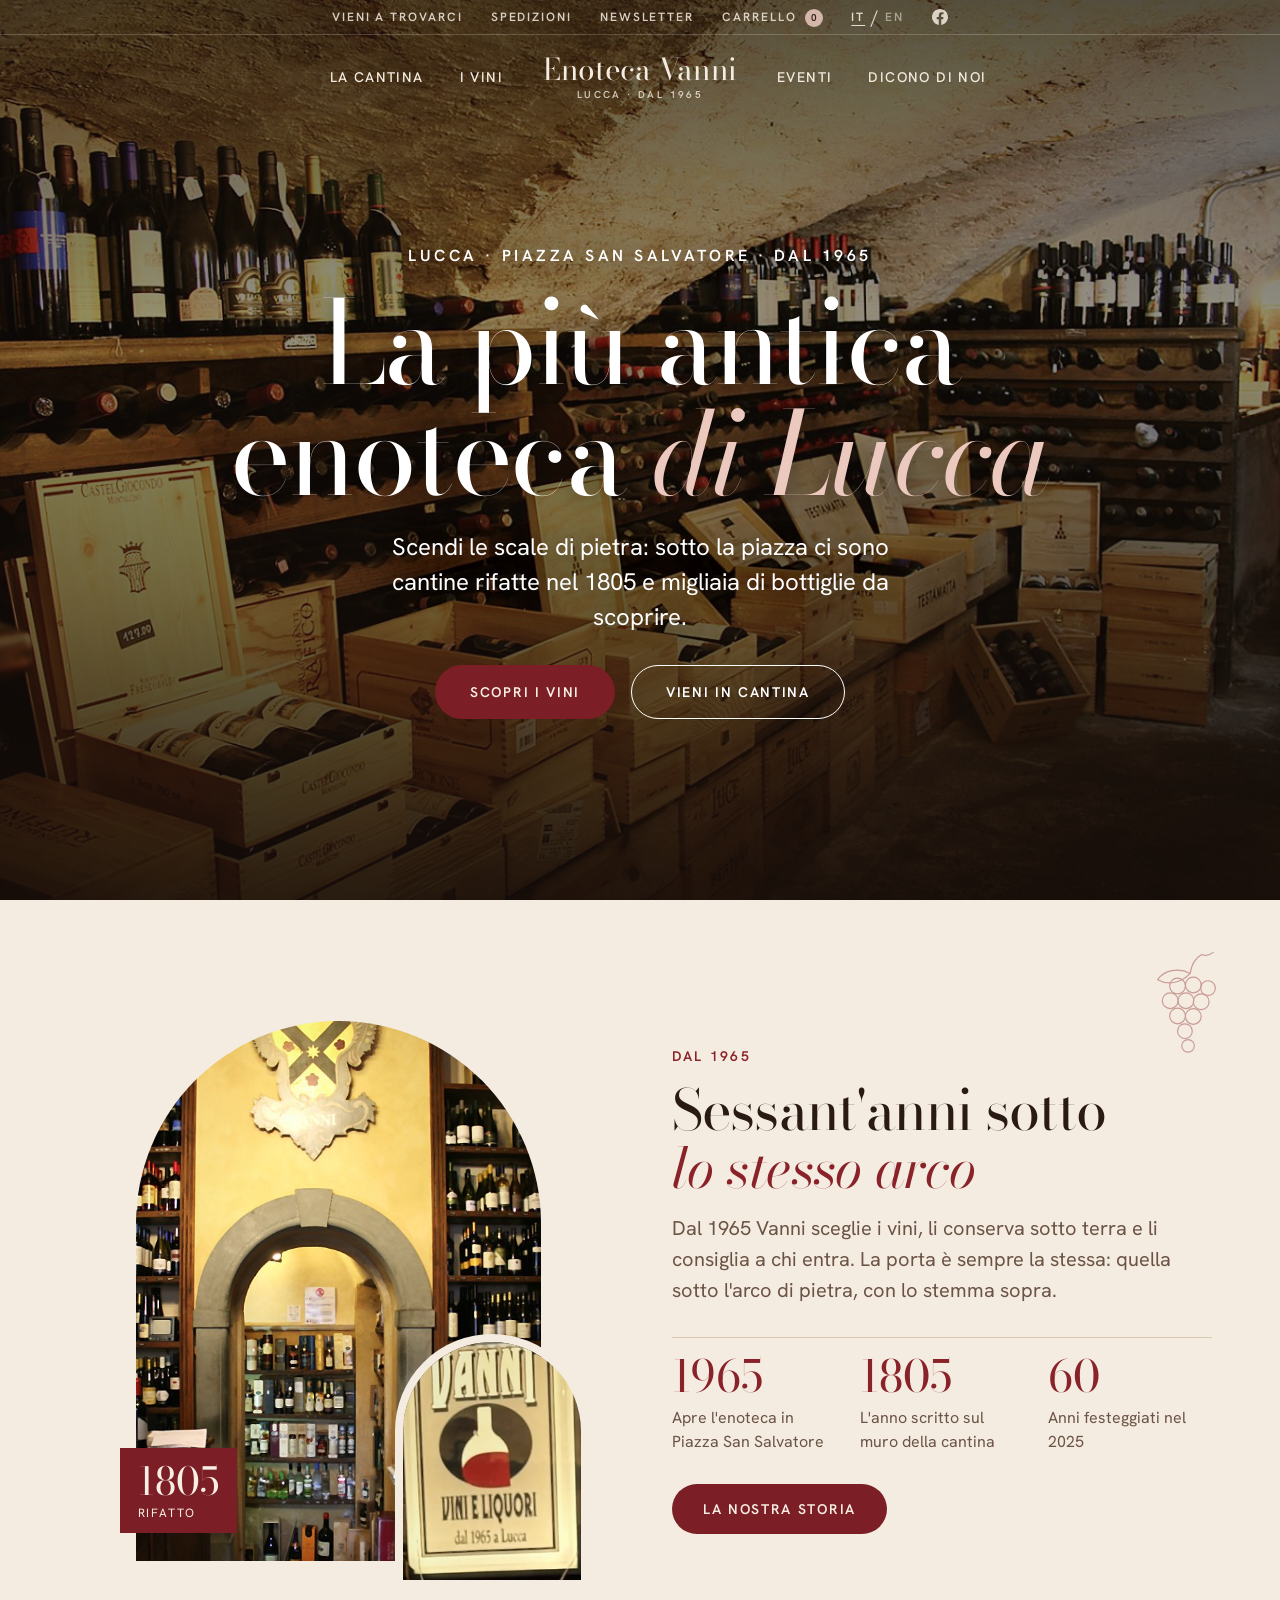
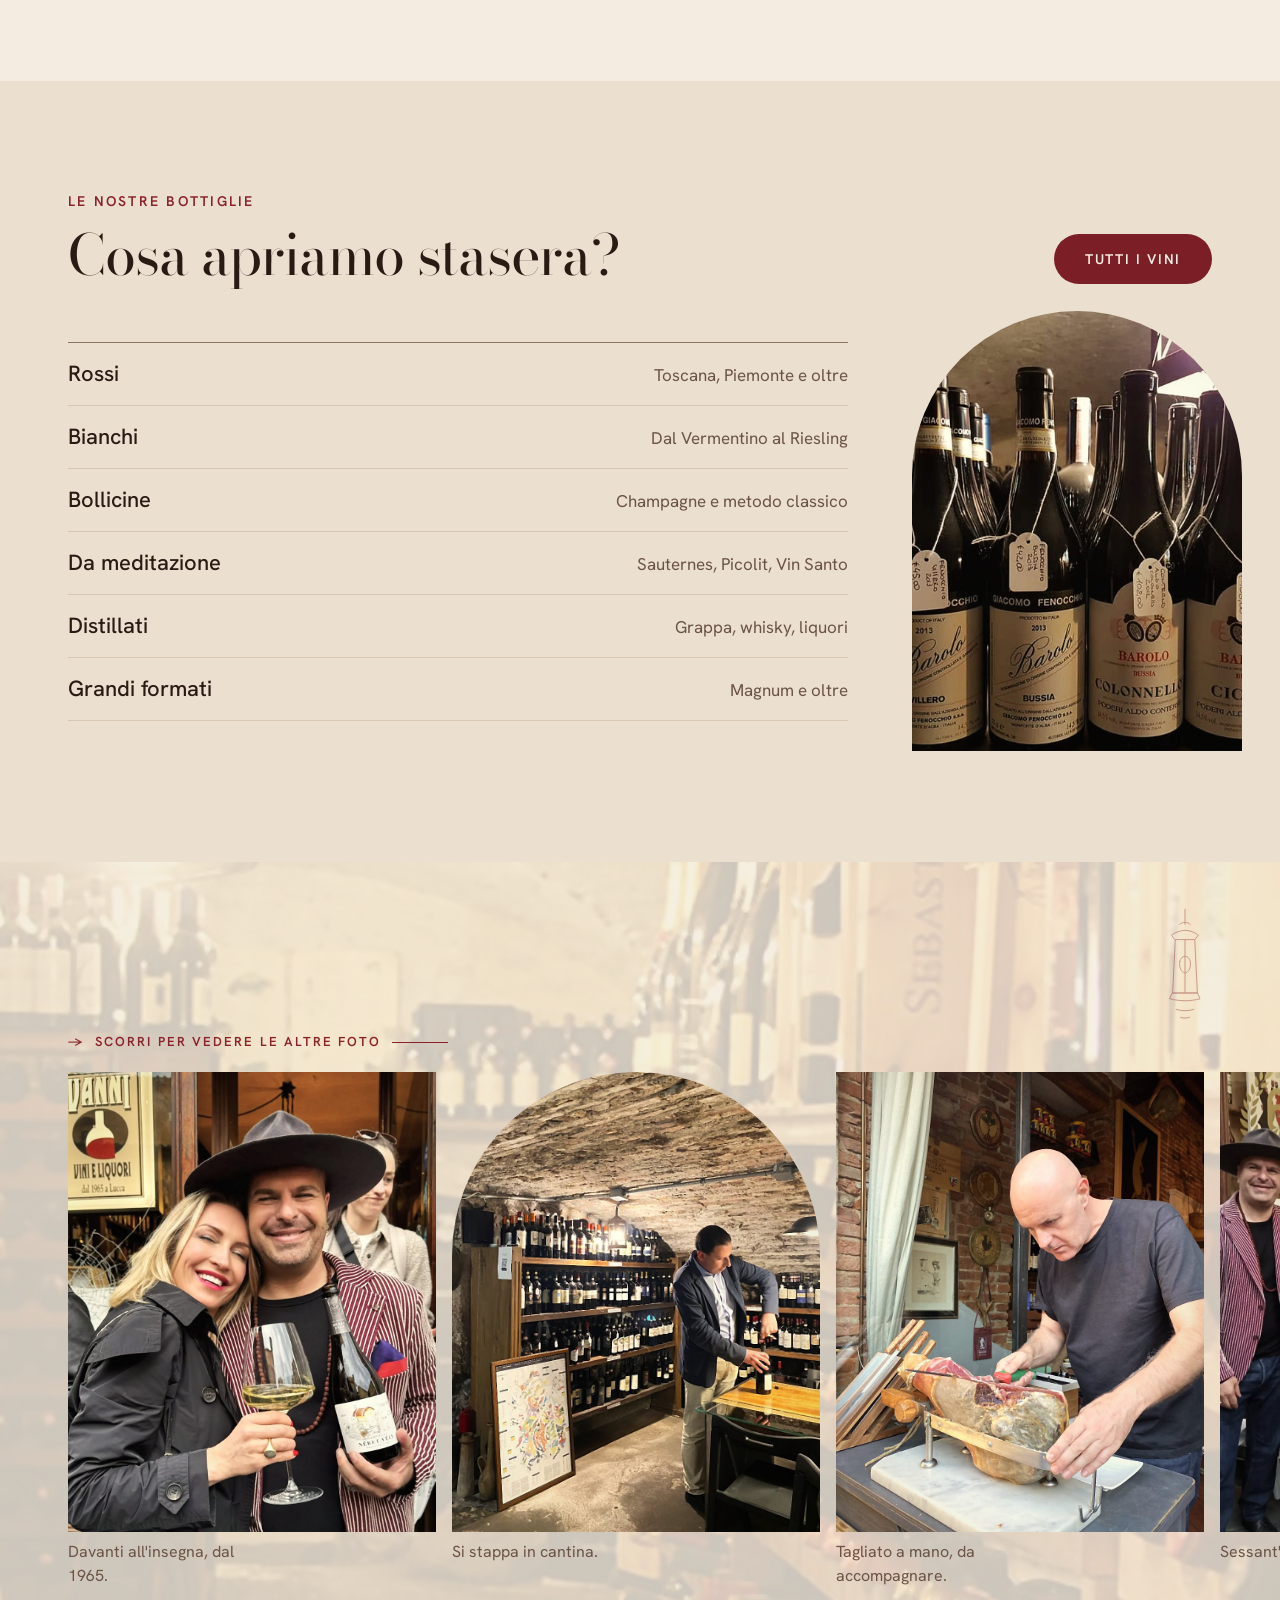
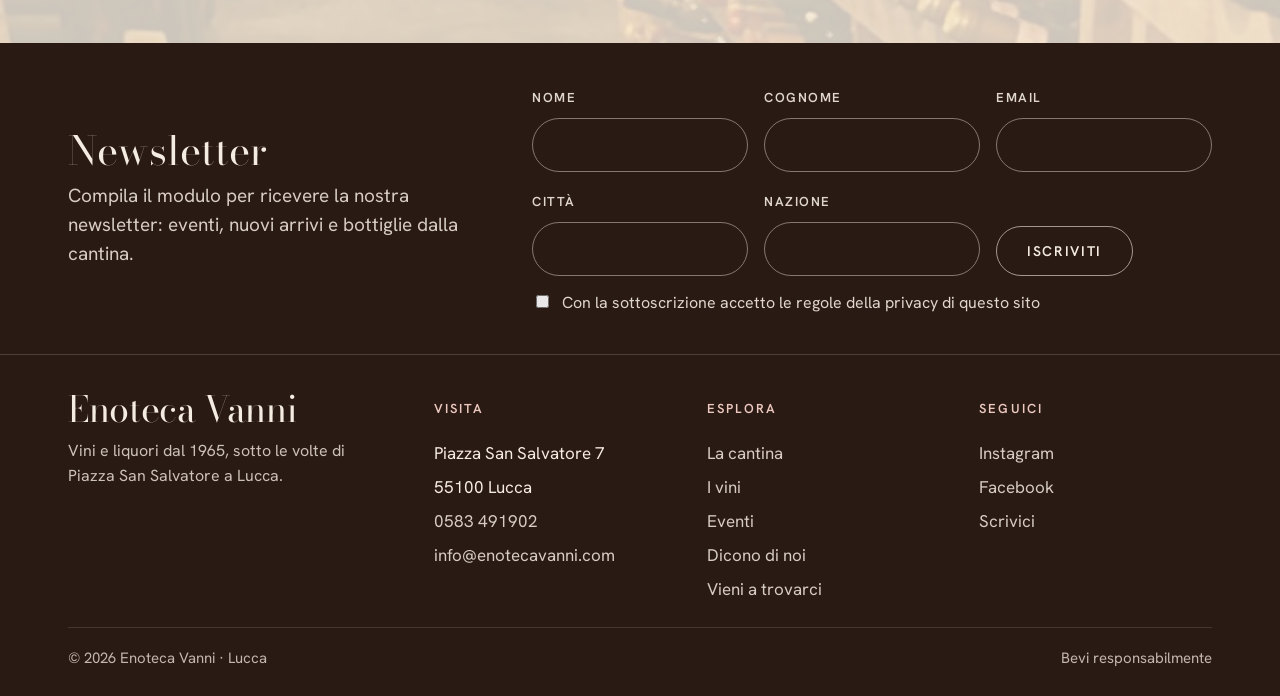
<file: index.html>
<!DOCTYPE html>

<html lang="it" translate="no">
<head>
<meta charset="utf-8"/>
<meta content="width=device-width, initial-scale=1" name="viewport"/><meta content="notranslate" name="google"/>
<title data-t="t1">Enoteca Vanni · La più antica enoteca di Lucca, dal 1965</title>
<meta content="Vini e liquori dal 1965 in Piazza San Salvatore, Lucca. Cantine sotterranee rifatte nel 1805, degustazioni ed eventi." data-ta-content="t2" name="description"/>
<meta content="#2a1a14" name="theme-color"/>
<link href="https://fonts.googleapis.com" rel="preconnect"/><link crossorigin="" href="https://fonts.gstatic.com" rel="preconnect"/><link href="https://fonts.googleapis.com/css2?family=Bodoni+Moda:ital,opsz,wght@0,6..96,400..600;1,6..96,400..600&amp;family=Hanken+Grotesk:wght@400;500;600&amp;display=swap" rel="stylesheet"/>
<link href="css/styles.css?v=8" rel="stylesheet"/>
</head>
<body>
<a class="sr-only" data-t="t3" href="#main">Vai al contenuto</a>
<header class="site-header">
<div class="topbar">
<div class="wrap">
<a data-t="t14" href="visita.html">Vieni a trovarci</a>
<a data-t="t5" href="vini.html#spedizioni">Spedizioni</a>
<a data-t="t6" href="#newsletter">Newsletter</a>
<a class="cart" data-t="t7" href="vini.html#spedizioni">Carrello <span class="cart__count" data-cart-count="">0</span></a>
<span class="langswitch" role="group" aria-label="Language"><a class="lang" href="#" data-lang-set="it" lang="it" title="Italiano">IT</a><span aria-hidden="true">/</span><a class="lang" href="#" data-lang-set="en" lang="en" title="English">EN</a></span>
      <a class="social" href="https://www.facebook.com/people/Enoteca-Vanni/100034903287218/" target="_blank" rel="noopener" aria-label="Facebook" title="Facebook"><svg viewBox="0 0 24 24" width="16" height="16" aria-hidden="true" focusable="false"><path fill="currentColor" d="M24 12.07C24 5.4 18.63 0 12 0S0 5.4 0 12.07c0 6.02 4.39 11.02 10.13 11.93v-8.44H7.08v-3.49h3.05V9.41c0-3.02 1.79-4.69 4.53-4.69 1.31 0 2.69.24 2.69.24v2.97h-1.52c-1.49 0-1.96.93-1.96 1.88v2.26h3.33l-.53 3.49h-2.8V24C19.61 23.09 24 18.09 24 12.07z"/></svg></a>
</div>
</div>
<div class="wrap mainbar">
<nav aria-label="Principale" class="nav" data-ta-aria-label="t10" id="nav">
<div class="nav__side nav__side--left"><a data-t="t11" href="cantina.html">La cantina</a><a data-t="t12" href="vini.html">I vini</a></div>
<div class="nav__side nav__side--right"><a data-t="t13" href="eventi.html">Eventi</a><a data-t="t4" href="dicono-di-noi.html">Dicono di noi</a></div>
<div class="nav__util"><a data-t="t14" href="visita.html">Vieni a trovarci</a><a data-t="t5" href="vini.html#spedizioni">Spedizioni</a><a data-t="t6" href="#newsletter">Newsletter</a><a data-t="t15" href="vini.html#spedizioni">Carrello</a></div>
      <div class="nav__util nav__util--lang"><a class="lang" href="#" data-lang-set="it" lang="it">Italiano</a><a class="lang" href="#" data-lang-set="en" lang="en">English</a><a class="social" href="https://www.facebook.com/people/Enoteca-Vanni/100034903287218/" target="_blank" rel="noopener" aria-label="Facebook"><svg viewBox="0 0 24 24" width="16" height="16" aria-hidden="true" focusable="false"><path fill="currentColor" d="M24 12.07C24 5.4 18.63 0 12 0S0 5.4 0 12.07c0 6.02 4.39 11.02 10.13 11.93v-8.44H7.08v-3.49h3.05V9.41c0-3.02 1.79-4.69 4.53-4.69 1.31 0 2.69.24 2.69.24v2.97h-1.52c-1.49 0-1.96.93-1.96 1.88v2.26h3.33l-.53 3.49h-2.8V24C19.61 23.09 24 18.09 24 12.07z"/></svg></a></div>
</nav>
<a aria-label="Enoteca Vanni, home" class="brand" data-ta-aria-label="t16" href="index.html">
<span class="brand__name" data-t="t17">Enoteca Vanni</span>
<span class="brand__since" data-t="t18">Lucca · dal 1965</span>
</a>
<button aria-controls="nav" aria-expanded="false" aria-label="Menu" class="nav-toggle" data-ta-aria-label="t19"><span></span><span></span><span></span></button>
</div>
</header>
<main id="main">
<section class="hero">
<div aria-hidden="true" class="hero__slides">
<img alt="" class="is-active" src="images/volte-cantina.jpg"/>
<img alt="" src="images/corridoio.jpg"/>
<img alt="" src="images/sassicaia-lanterna.jpg"/>
</div>
<div class="hero__inner">
<div class="wrap">
<div class="hero__content">
<p class="eyebrow" data-t="t20">Lucca · Piazza San Salvatore · dal 1965</p>
<h1 class="display-xl" data-t="t21">La più antica enoteca <em>di Lucca</em></h1>
<p class="lede" data-t="t22">Scendi le scale di pietra: sotto la piazza ci sono cantine rifatte nel 1805 e migliaia di bottiglie da scoprire.</p>
<div class="btn-row">
<a class="btn btn--primary" data-t="t23" href="vini.html">Scopri i vini</a>
<a class="btn btn--light" data-t="t24" href="cantina.html">Vieni in cantina</a>
</div>
</div>
</div>
</div>
</section>
<section class="section" id="storia">
<svg aria-hidden="true" class="deco" height="120" style="top:6%;right:4%" width="84"><use href="images/illustrations.svg#grapes"></use></svg>
<div class="wrap split">
<div class="arch-pair reveal"><div class="arch"><img alt="L'arco in pietra con lo stemma Vanni, dentro l'enoteca" data-ta-alt="t26" loading="lazy" src="images/arco-stemma.jpg"/></div><div class="arch arch--small"><img alt="L'insegna Vanni, vini e liquori dal 1965 a Lucca" data-ta-alt="t27" loading="lazy" src="images/insegna-dettaglio.jpg"/></div><div class="stamp-badge" data-t="t53">1805<small>Rifatto</small></div></div>
<div class="reveal">
<div class="section-head">
<p class="eyebrow" data-t="t28">Dal 1965</p>
<h2 class="display-l" data-t="t29">Sessant'anni sotto <em>lo stesso arco</em></h2>
<p class="lede" data-t="t30">Dal 1965 Vanni sceglie i vini, li conserva sotto terra e li consiglia a chi entra. La porta è sempre la stessa: quella sotto l'arco di pietra, con lo stemma sopra.</p>
</div>
<dl class="facts">
<div><dt>1965</dt><dd data-t="t31">Apre l'enoteca in Piazza San Salvatore</dd></div>
<div><dt>1805</dt><dd data-t="t32">L'anno scritto sul muro della cantina</dd></div>
<div><dt>60</dt><dd data-t="t33">Anni festeggiati nel 2025</dd></div>
</dl>
<div class="btn-row"><a class="btn btn--primary" data-t="t35" href="cantina.html">La nostra storia</a></div>
</div>
</div>
</section>
<section class="section section--sunken" id="categorie">
<div class="wrap">
<div class="section-head section-head--row reveal">
<div>
<p class="eyebrow" data-t="t36">Le nostre bottiglie</p>
<h2 class="display-l" data-t="t37">Cosa apriamo stasera?</h2>
</div>
<a class="btn btn--primary" data-t="t38" href="vini.html">Tutti i vini</a>
</div>
<div class="collections reveal">
<ul class="collections__list">
<li><a data-alt="Barolo con i cartellini scritti a mano" data-img="images/barolo.jpg" href="vini.html#rossi"><span class="collections__name" data-t="t39">Rossi</span><span class="collections__note" data-t="t40">Toscana, Piemonte e oltre</span></a></li>
<li><a data-alt="Scaffali di bianchi" data-img="images/bianchi.jpg" href="vini.html#bianchi"><span class="collections__name" data-t="t41">Bianchi</span><span class="collections__note" data-t="t42">Dal Vermentino al Riesling</span></a></li>
<li><a data-alt="Un brindisi con Champagne davanti all'enoteca" data-img="images/insegna-1965.jpg" href="vini.html#bollicine"><span class="collections__name" data-t="t43">Bollicine</span><span class="collections__note" data-t="t44">Champagne e metodo classico</span></a></li>
<li><a data-alt="Sauternes e vini dolci" data-img="images/sauternes.jpg" href="vini.html#meditazione"><span class="collections__name" data-t="t45">Da meditazione</span><span class="collections__note" data-t="t46">Sauternes, Picolit, Vin Santo</span></a></li>
<li><a data-alt="Botti di whisky e casse di legno in cantina" data-img="images/botti-e-casse.jpg" href="vini.html#distillati"><span class="collections__name" data-t="t47">Distillati</span><span class="collections__note" data-t="t48">Grappa, whisky, liquori</span></a></li>
<li><a data-alt="Un grande formato di Sassoalloro" data-img="images/grande-formato.jpg" href="vini.html#grandi-formati"><span class="collections__name" data-t="t49">Grandi formati</span><span class="collections__note" data-t="t50">Magnum e oltre</span></a></li>
</ul>
<div class="collections__preview">
<div class="arch"><img alt="Barolo con i cartellini scritti a mano" data-preview="" data-ta-alt="t51" loading="lazy" src="images/barolo.jpg"/></div>
</div>
</div>
</div>
</section>
<section class="section section--img" id="brindisi" style="--bg-img:url(../images/corridoio.jpg);--bg-op:.16">
<svg aria-hidden="true" class="deco" height="130" style="top:5%;right:5%" width="62"><use href="images/illustrations.svg#lantern"></use></svg>
<div class="wrap">
<div class="section-head reveal">
<p class="eyebrow" data-t="t81">La vita in enoteca</p>
<h2 class="display-l" data-t="t82">Si brinda sulla porta</h2>
</div>
<p class="strip-hint" data-t="t284"><span>→</span> Scorri per vedere le altre foto</p>
</div>
<div class="strip reveal">
<figure><img alt="Un brindisi davanti all'insegna dal 1965" data-ta-alt="t83" loading="lazy" src="images/insegna-1965.jpg"/><figcaption data-t="t84">Davanti all'insegna, dal 1965.</figcaption></figure>
<figure><img alt="Si stappa una bottiglia in cantina" data-ta-alt="t85" loading="lazy" src="images/stappatura.jpg"/><figcaption data-t="t86">Si stappa in cantina.</figcaption></figure>
<figure><img alt="Prosciutto tagliato a mano" data-ta-alt="t87" loading="lazy" src="images/prosciutto.jpg"/><figcaption data-t="t88">Tagliato a mano, da accompagnare.</figcaption></figure>
<figure><img alt="Amici dell'enoteca davanti alla vetrina dei 60 anni" data-ta-alt="t89" loading="lazy" src="images/sessanta-anni.jpg"/><figcaption data-t="t90">Sessant'anni, nel 2025.</figcaption></figure>
<figure><img alt="Un calice di rosso con un piatto di carpaccio" data-ta-alt="t91" loading="lazy" src="images/carpaccio.jpg"/><figcaption data-t="t92">Un calice e qualcosa da mangiare.</figcaption></figure>
<figure><img alt="Bottiglie antiche e fiaschi impolverati" data-ta-alt="t93" loading="lazy" src="images/bottiglie-antiche.jpg"/><figcaption data-t="t94">Le bottiglie più vecchie della casa.</figcaption></figure>
</div>
</section>
</main>
<section class="newsletter-band" id="newsletter">
<div class="wrap newsletter">
<div>
<h2 data-t="t6">Newsletter</h2>
<p data-t="t114">Compila il modulo per ricevere la nostra newsletter: eventi, nuovi arrivi e bottiglie dalla cantina.</p>
</div>
<form class="newsletter__form" data-newsletter="" novalidate="">
<label><span data-t="t115">Nome</span><input autocomplete="given-name" name="nome" type="text"/></label>
<label><span data-t="t116">Cognome</span><input autocomplete="family-name" name="cognome" type="text"/></label>
<label><span data-t="t117">Email</span><input autocomplete="email" name="email" required="" type="email"/></label>
<label><span data-t="t118">Città</span><input autocomplete="address-level2" name="citta" type="text"/></label>
<label><span data-t="t119">Nazione</span><input autocomplete="country-name" name="nazione" type="text"/></label>
<div class="nl-btn"><button class="btn btn--light" data-t="t121" type="submit">Iscriviti</button></div>
<label class="nl-check"><input name="privacy" required="" type="checkbox"/><span data-t="t120"> Con la sottoscrizione accetto le regole della privacy di questo sito</span></label>
<p class="newsletter__msg nl-wide" data-newsletter-msg="" role="status"></p>
</form>
</div>
</section>
<footer class="site-footer">
<div class="wrap">
<div class="footer-grid">
<div class="footer-brand">
<span class="brand__name" data-t="t17">Enoteca Vanni</span>
<p data-t="t104">Vini e liquori dal 1965, sotto le volte di Piazza San Salvatore a Lucca.</p>
</div>
<div>
<h4 data-t="t105">Visita</h4>
<ul>
<li data-t="t106">Piazza San Salvatore 7</li>
<li data-t="t107">55100 Lucca</li>
<li><a href="tel:+390583491902">0583 491902</a></li>
<li><a data-t="t108" href="mailto:info@enotecavanni.com">info@enotecavanni.com</a></li>
</ul>
</div>
<div>
<h4 data-t="t109">Esplora</h4>
<ul>
<li><a data-t="t11" href="cantina.html">La cantina</a></li>
<li><a data-t="t12" href="vini.html">I vini</a></li>
<li><a data-t="t13" href="eventi.html">Eventi</a></li>
<li><a data-t="t4" href="dicono-di-noi.html">Dicono di noi</a></li>
<li><a data-t="t14" href="visita.html">Vieni a trovarci</a></li>
</ul>
</div>
<div>
<h4 data-t="t110">Seguici</h4>
<ul>
<li><a data-t="t111" href="#">Instagram</a></li>
<li><a data-t="t112" href="#">Facebook</a></li>
<li><a data-t="t113" href="visita.html#contatti">Scrivici</a></li>
</ul>
</div>
</div>
<div class="footer-base">
<span data-t="t122">© <span data-year="">2026</span> Enoteca Vanni · Lucca</span>
<span data-t="t123">Bevi responsabilmente</span>
</div>
</div>
</footer>
<script src="js/i18n.js?v=8"></script>
<script src="js/main.js?v=8"></script>
</body>
</html>
</file>
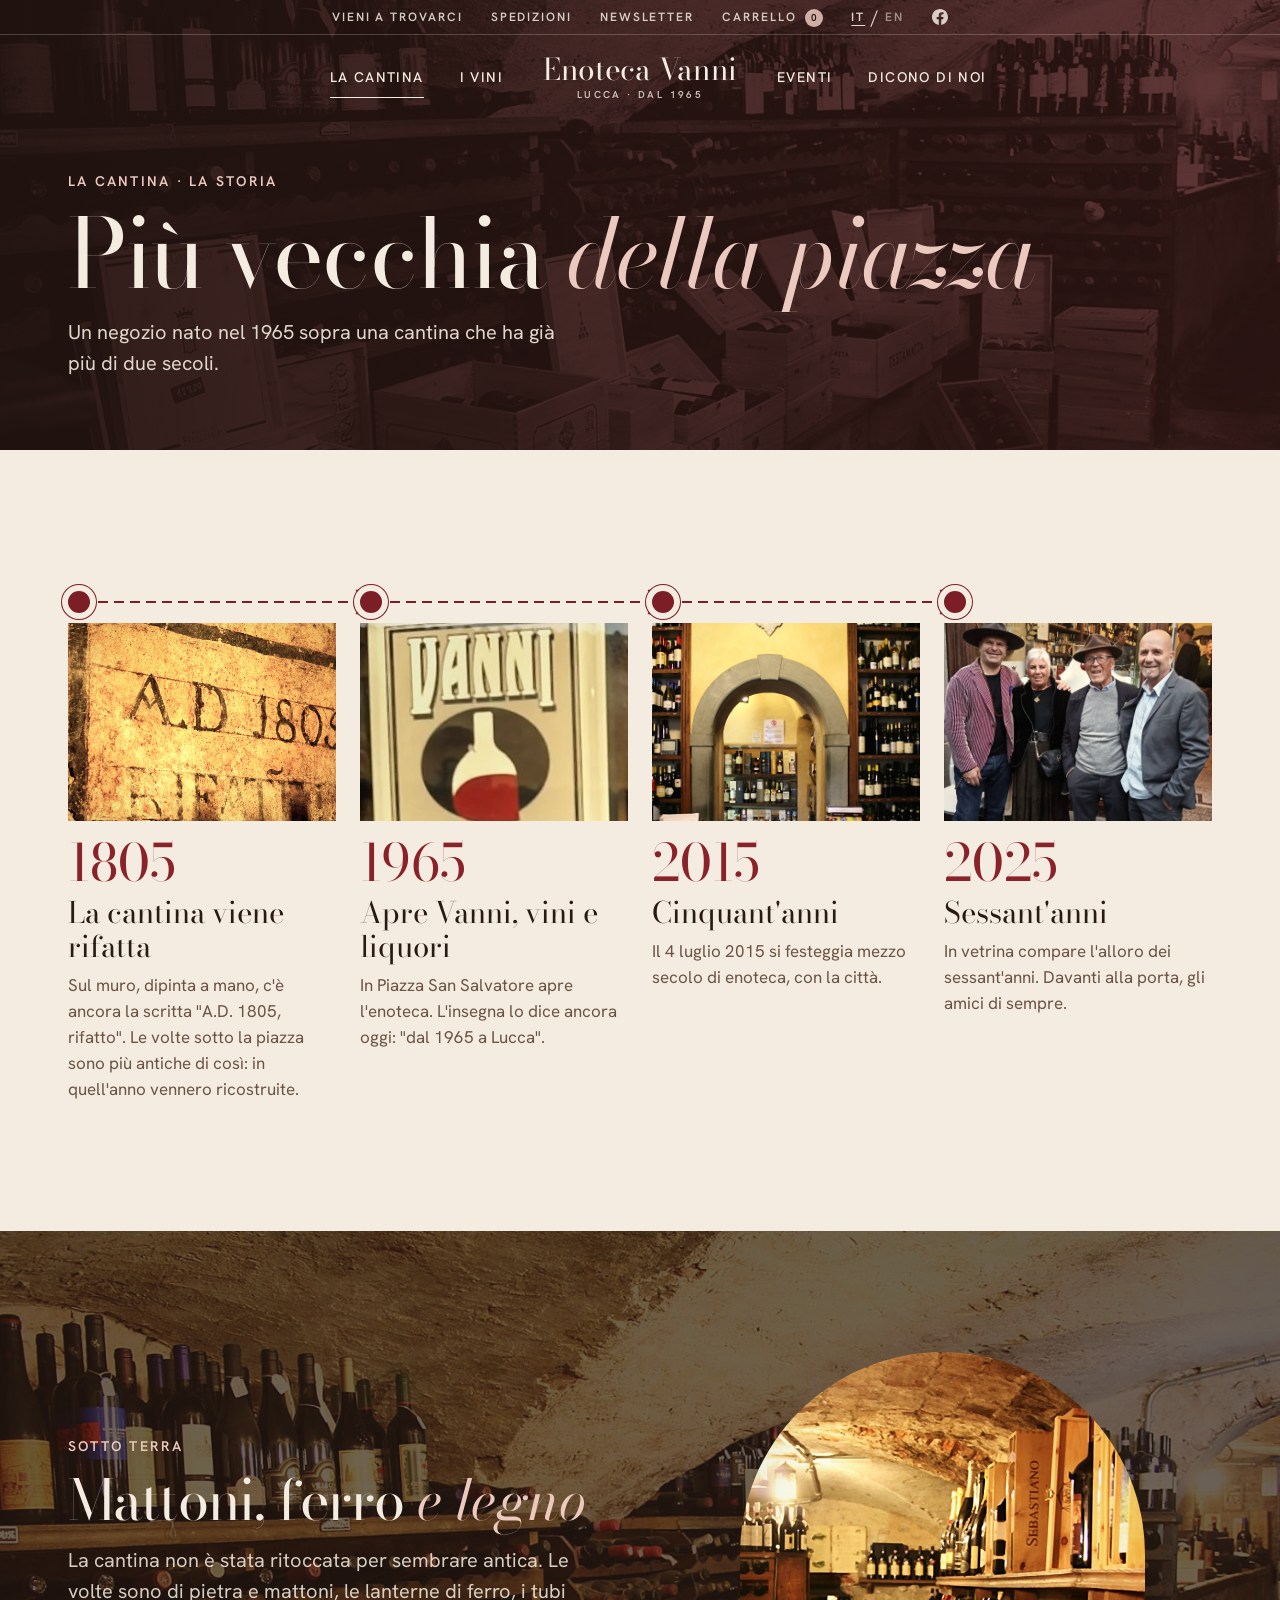
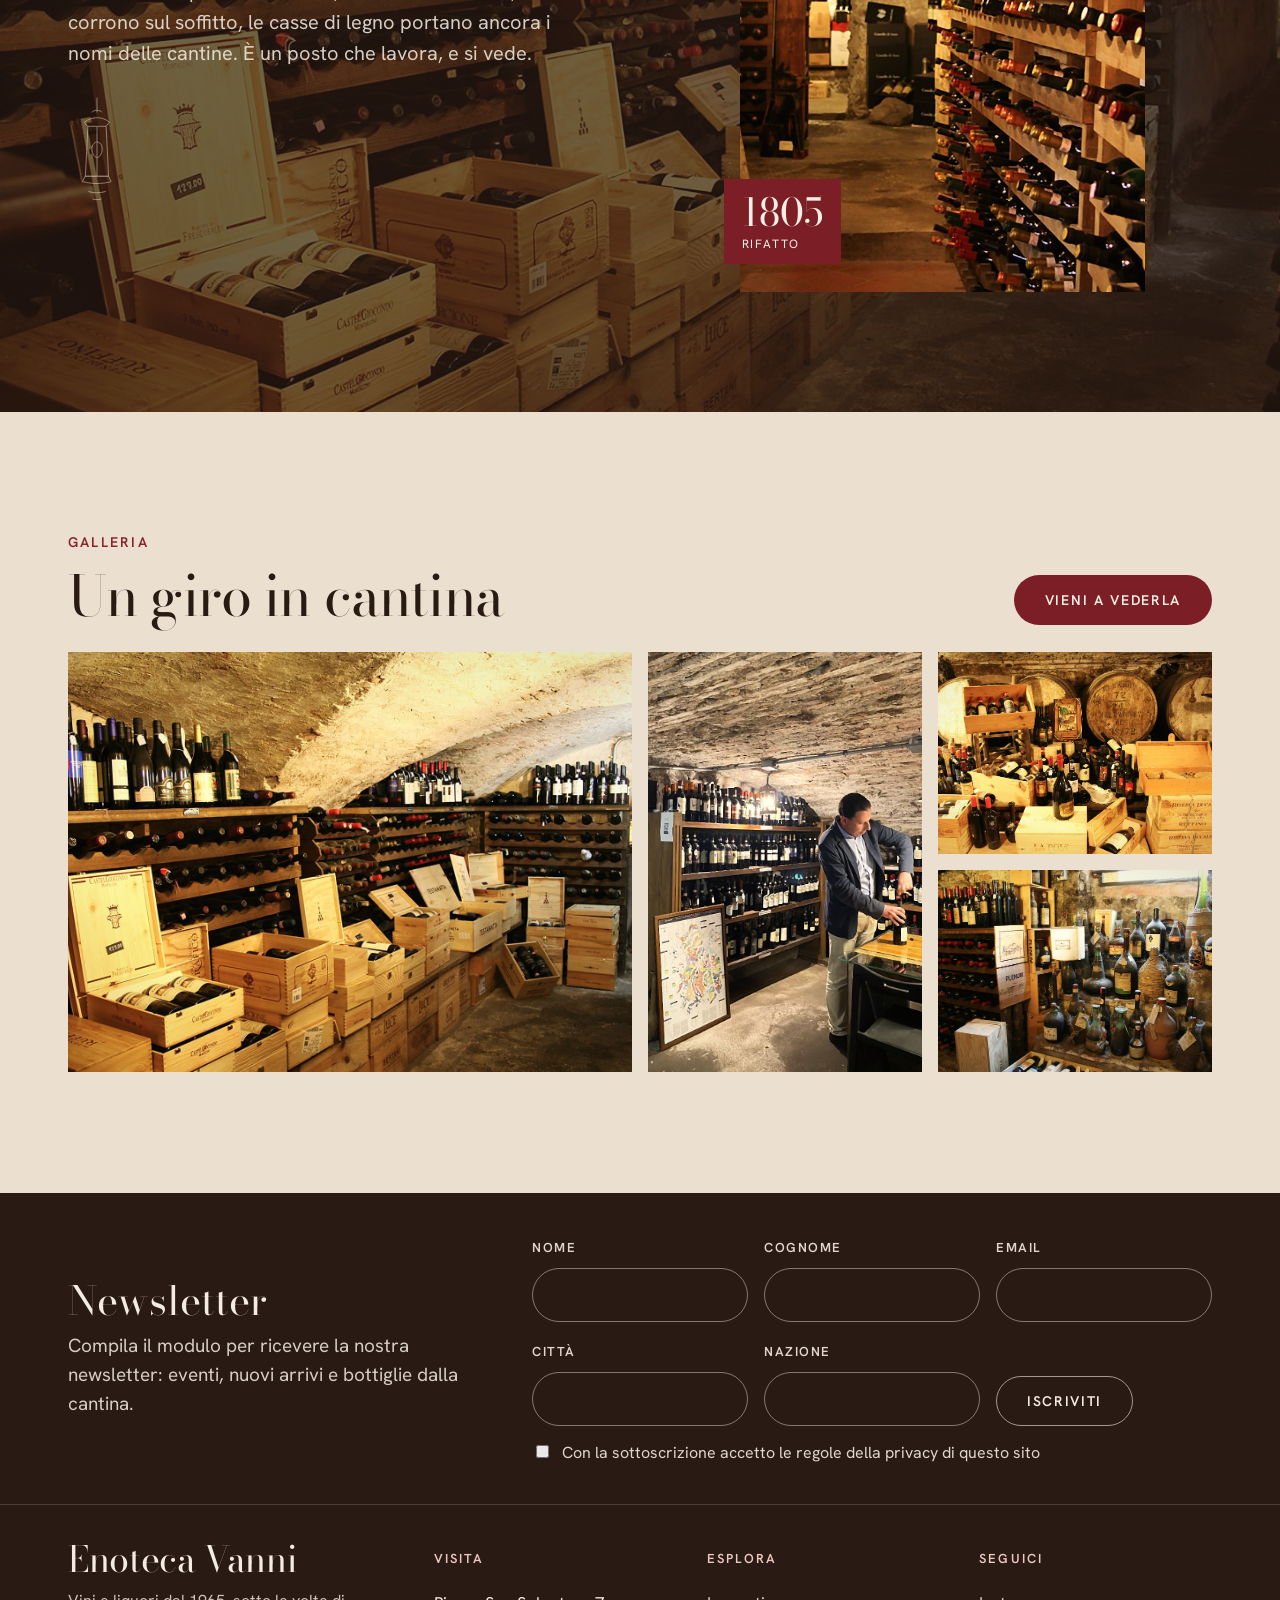
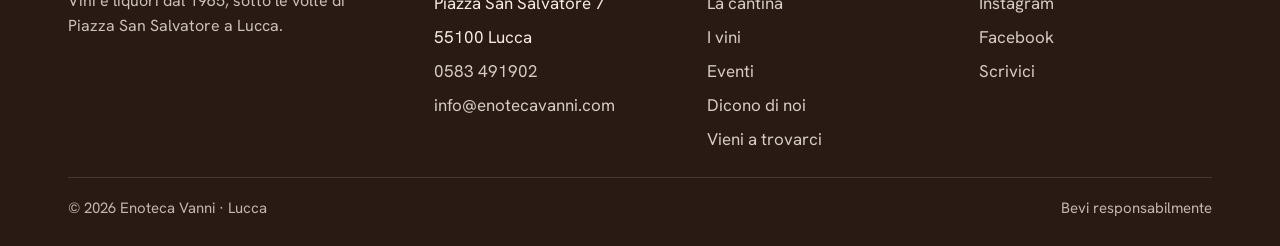
<file: cantina.html>
<!DOCTYPE html>

<html lang="it" translate="no">
<head>
<meta charset="utf-8"/>
<meta content="width=device-width, initial-scale=1" name="viewport"/><meta content="notranslate" name="google"/>
<title data-t="t124">La cantina · Enoteca Vanni, Lucca</title>
<meta content="La storia di Enoteca Vanni: dal 1965 in Piazza San Salvatore, con cantine rifatte nel 1805." data-ta-content="t125" name="description"/>
<meta content="#2a1a14" name="theme-color"/>
<link href="https://fonts.googleapis.com" rel="preconnect"/><link crossorigin="" href="https://fonts.gstatic.com" rel="preconnect"/><link href="https://fonts.googleapis.com/css2?family=Bodoni+Moda:ital,opsz,wght@0,6..96,400..600;1,6..96,400..600&amp;family=Hanken+Grotesk:wght@400;500;600&amp;display=swap" rel="stylesheet"/>
<link href="css/styles.css?v=8" rel="stylesheet"/>
</head>
<body>
<a class="sr-only" data-t="t3" href="#main">Vai al contenuto</a>
<header class="site-header">
<div class="topbar">
<div class="wrap">
<a data-t="t14" href="visita.html">Vieni a trovarci</a>
<a data-t="t5" href="vini.html#spedizioni">Spedizioni</a>
<a data-t="t6" href="#newsletter">Newsletter</a>
<a class="cart" data-t="t7" href="vini.html#spedizioni">Carrello <span class="cart__count" data-cart-count="">0</span></a>
<span class="langswitch" role="group" aria-label="Language"><a class="lang" href="#" data-lang-set="it" lang="it" title="Italiano">IT</a><span aria-hidden="true">/</span><a class="lang" href="#" data-lang-set="en" lang="en" title="English">EN</a></span>
      <a class="social" href="https://www.facebook.com/people/Enoteca-Vanni/100034903287218/" target="_blank" rel="noopener" aria-label="Facebook" title="Facebook"><svg viewBox="0 0 24 24" width="16" height="16" aria-hidden="true" focusable="false"><path fill="currentColor" d="M24 12.07C24 5.4 18.63 0 12 0S0 5.4 0 12.07c0 6.02 4.39 11.02 10.13 11.93v-8.44H7.08v-3.49h3.05V9.41c0-3.02 1.79-4.69 4.53-4.69 1.31 0 2.69.24 2.69.24v2.97h-1.52c-1.49 0-1.96.93-1.96 1.88v2.26h3.33l-.53 3.49h-2.8V24C19.61 23.09 24 18.09 24 12.07z"/></svg></a>
</div>
</div>
<div class="wrap mainbar">
<nav aria-label="Principale" class="nav" data-ta-aria-label="t10" id="nav">
<div class="nav__side nav__side--left"><a aria-current="page" data-t="t11" href="cantina.html">La cantina</a><a data-t="t12" href="vini.html">I vini</a></div>
<div class="nav__side nav__side--right"><a data-t="t13" href="eventi.html">Eventi</a><a data-t="t4" href="dicono-di-noi.html">Dicono di noi</a></div>
<div class="nav__util"><a data-t="t14" href="visita.html">Vieni a trovarci</a><a data-t="t5" href="vini.html#spedizioni">Spedizioni</a><a data-t="t6" href="#newsletter">Newsletter</a><a data-t="t15" href="vini.html#spedizioni">Carrello</a></div>
      <div class="nav__util nav__util--lang"><a class="lang" href="#" data-lang-set="it" lang="it">Italiano</a><a class="lang" href="#" data-lang-set="en" lang="en">English</a><a class="social" href="https://www.facebook.com/people/Enoteca-Vanni/100034903287218/" target="_blank" rel="noopener" aria-label="Facebook"><svg viewBox="0 0 24 24" width="16" height="16" aria-hidden="true" focusable="false"><path fill="currentColor" d="M24 12.07C24 5.4 18.63 0 12 0S0 5.4 0 12.07c0 6.02 4.39 11.02 10.13 11.93v-8.44H7.08v-3.49h3.05V9.41c0-3.02 1.79-4.69 4.53-4.69 1.31 0 2.69.24 2.69.24v2.97h-1.52c-1.49 0-1.96.93-1.96 1.88v2.26h3.33l-.53 3.49h-2.8V24C19.61 23.09 24 18.09 24 12.07z"/></svg></a></div>
</nav>
<a aria-label="Enoteca Vanni, home" class="brand" data-ta-aria-label="t16" href="index.html">
<span class="brand__name" data-t="t17">Enoteca Vanni</span>
<span class="brand__since" data-t="t18">Lucca · dal 1965</span>
</a>
<button aria-controls="nav" aria-expanded="false" aria-label="Menu" class="nav-toggle" data-ta-aria-label="t19"><span></span><span></span><span></span></button>
</div>
</header>
<main id="main">
<section class="page-hero">
<img alt="" class="page-hero__bg" src="images/duo-volte-vino.jpg"/>
<div class="wrap">
<p class="eyebrow" data-t="t126">La cantina · La storia</p>
<h1 class="display-xl" data-t="t127">Più vecchia <em>della piazza</em></h1>
<p class="lede" data-t="t128">Un negozio nato nel 1965 sopra una cantina che ha già più di due secoli.</p>
</div>
</section>
<section class="section" id="storia">
<div class="wrap">
<ol class="timeline">
<li class="reveal"><span class="arrowhead"></span>
<span class="year">1805</span>
<h3 data-t="t129">La cantina viene rifatta</h3><p data-t="t130">Sul muro, dipinta a mano, c'è ancora la scritta "A.D. 1805, rifatto". Le volte sotto la piazza sono più antiche di così: in quell'anno vennero ricostruite.</p>
<img alt="La scritta A.D. 1805 sul muro della cantina" data-ta-alt="t131" loading="lazy" src="images/cantina-1805.jpg"/>
</li>
<li class="reveal"><span class="arrowhead"></span>
<span class="year">1965</span>
<h3 data-t="t132">Apre Vanni, vini e liquori</h3><p data-t="t133">In Piazza San Salvatore apre l'enoteca. L'insegna lo dice ancora oggi: "dal 1965 a Lucca".</p>
<img alt="L'insegna Vanni dal 1965" data-ta-alt="t134" loading="lazy" src="images/insegna-dettaglio.jpg" style="object-position:top"/>
</li>
<li class="reveal"><span class="arrowhead"></span>
<span class="year">2015</span>
<h3 data-t="t135">Cinquant'anni</h3><p data-t="t136">Il 4 luglio 2015 si festeggia mezzo secolo di enoteca, con la città.</p>
<img alt="L'arco con lo stemma Vanni" data-ta-alt="t137" loading="lazy" src="images/arco-stemma.jpg"/>
</li>
<li class="reveal"><span class="arrowhead"></span>
<span class="year">2025</span>
<h3 data-t="t138">Sessant'anni</h3><p data-t="t139">In vetrina compare l'alloro dei sessant'anni. Davanti alla porta, gli amici di sempre.</p>
<img alt="Davanti alla vetrina dei 60 anni" data-ta-alt="t140" loading="lazy" src="images/sessanta-anni.jpg"/>
</li>
</ol>
</div>
</section>
<section class="section section--dark section--img" id="mattoni" style="--bg-img:url(../images/volte-cantina.jpg);--bg-op:.32">
<div class="wrap split">
<div class="reveal">
<div class="section-head">
<p class="eyebrow" data-t="t141">Sotto terra</p>
<h2 class="display-l" data-t="t142">Mattoni, ferro <em>e legno</em></h2>
<p class="lede" data-t="t143">La cantina non è stata ritoccata per sembrare antica. Le volte sono di pietra e mattoni, le lanterne di ferro, i tubi corrono sul soffitto, le casse di legno portano ancora i nomi delle cantine. È un posto che lavora, e si vede.</p>
</div>
<svg aria-hidden="true" class="illus" height="110" width="58"><use href="images/illustrations.svg#lantern"></use></svg>
</div>
<div class="arch-pair reveal"><div class="arch"><img alt="Il corridoio della cantina con le rastrelliere" data-ta-alt="t144" loading="lazy" src="images/corridoio.jpg"/></div><div class="stamp-badge" data-t="t53">1805<small>Rifatto</small></div></div>
</div>
</section>
<section class="section section--sunken" id="galleria">
<div class="wrap">
<div class="section-head section-head--row reveal">
<div><p class="eyebrow" data-t="t145">Galleria</p><h2 class="display-l" data-t="t146">Un giro in cantina</h2></div>
<a class="btn btn--primary" data-t="t154" href="visita.html">Vieni a vederla</a>
</div>
<div class="mosaic reveal">
<figure class="wide tall"><img alt="Le volte della cantina con le casse" data-ta-alt="t147" loading="lazy" src="images/volte-cantina.jpg"/></figure>
<figure class="tall"><img alt="Si stappa una bottiglia" data-ta-alt="t148" loading="lazy" src="images/stappatura.jpg"/></figure>
<figure><img alt="Botti e casse" data-ta-alt="t149" loading="lazy" src="images/botti-e-casse.jpg"/></figure>
<figure><img alt="Bottiglie antiche" data-ta-alt="t150" loading="lazy" src="images/bottiglie-antiche.jpg"/></figure>
</div>
</div>
</section>
</main>
<section class="newsletter-band" id="newsletter">
<div class="wrap newsletter">
<div>
<h2 data-t="t6">Newsletter</h2>
<p data-t="t114">Compila il modulo per ricevere la nostra newsletter: eventi, nuovi arrivi e bottiglie dalla cantina.</p>
</div>
<form class="newsletter__form" data-newsletter="" novalidate="">
<label><span data-t="t115">Nome</span><input autocomplete="given-name" name="nome" type="text"/></label>
<label><span data-t="t116">Cognome</span><input autocomplete="family-name" name="cognome" type="text"/></label>
<label><span data-t="t117">Email</span><input autocomplete="email" name="email" required="" type="email"/></label>
<label><span data-t="t118">Città</span><input autocomplete="address-level2" name="citta" type="text"/></label>
<label><span data-t="t119">Nazione</span><input autocomplete="country-name" name="nazione" type="text"/></label>
<div class="nl-btn"><button class="btn btn--light" data-t="t121" type="submit">Iscriviti</button></div>
<label class="nl-check"><input name="privacy" required="" type="checkbox"/><span data-t="t120"> Con la sottoscrizione accetto le regole della privacy di questo sito</span></label>
<p class="newsletter__msg nl-wide" data-newsletter-msg="" role="status"></p>
</form>
</div>
</section>
<footer class="site-footer">
<div class="wrap">
<div class="footer-grid">
<div class="footer-brand">
<span class="brand__name" data-t="t17">Enoteca Vanni</span>
<p data-t="t104">Vini e liquori dal 1965, sotto le volte di Piazza San Salvatore a Lucca.</p>
</div>
<div>
<h4 data-t="t105">Visita</h4>
<ul>
<li data-t="t106">Piazza San Salvatore 7</li>
<li data-t="t107">55100 Lucca</li>
<li><a href="tel:+390583491902">0583 491902</a></li>
<li><a data-t="t108" href="mailto:info@enotecavanni.com">info@enotecavanni.com</a></li>
</ul>
</div>
<div>
<h4 data-t="t109">Esplora</h4>
<ul>
<li><a data-t="t11" href="cantina.html">La cantina</a></li>
<li><a data-t="t12" href="vini.html">I vini</a></li>
<li><a data-t="t13" href="eventi.html">Eventi</a></li>
<li><a data-t="t4" href="dicono-di-noi.html">Dicono di noi</a></li>
<li><a data-t="t14" href="visita.html">Vieni a trovarci</a></li>
</ul>
</div>
<div>
<h4 data-t="t110">Seguici</h4>
<ul>
<li><a data-t="t111" href="#">Instagram</a></li>
<li><a data-t="t112" href="#">Facebook</a></li>
<li><a data-t="t113" href="visita.html#contatti">Scrivici</a></li>
</ul>
</div>
</div>
<div class="footer-base">
<span data-t="t122">© <span data-year="">2026</span> Enoteca Vanni · Lucca</span>
<span data-t="t123">Bevi responsabilmente</span>
</div>
</div>
</footer>
<script src="js/i18n.js?v=8"></script>
<script src="js/main.js?v=8"></script>
</body>
</html>
</file>
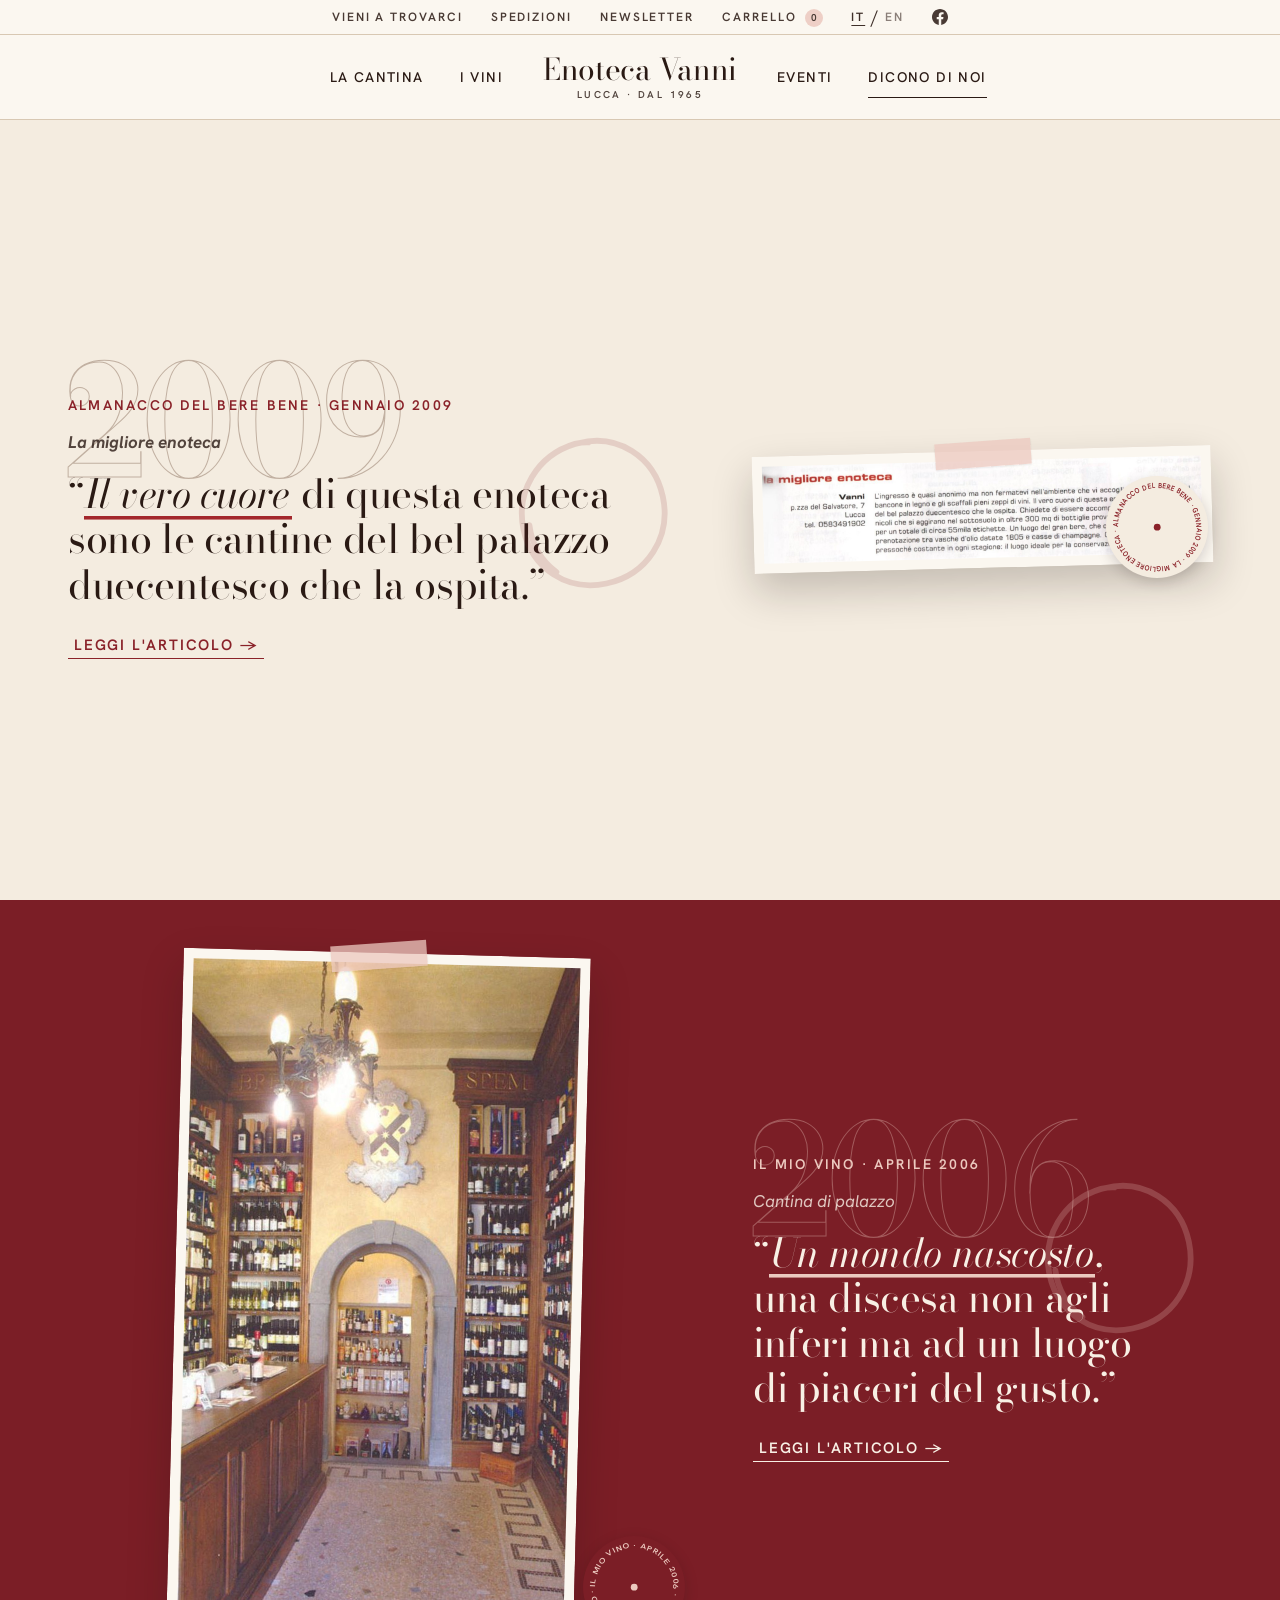
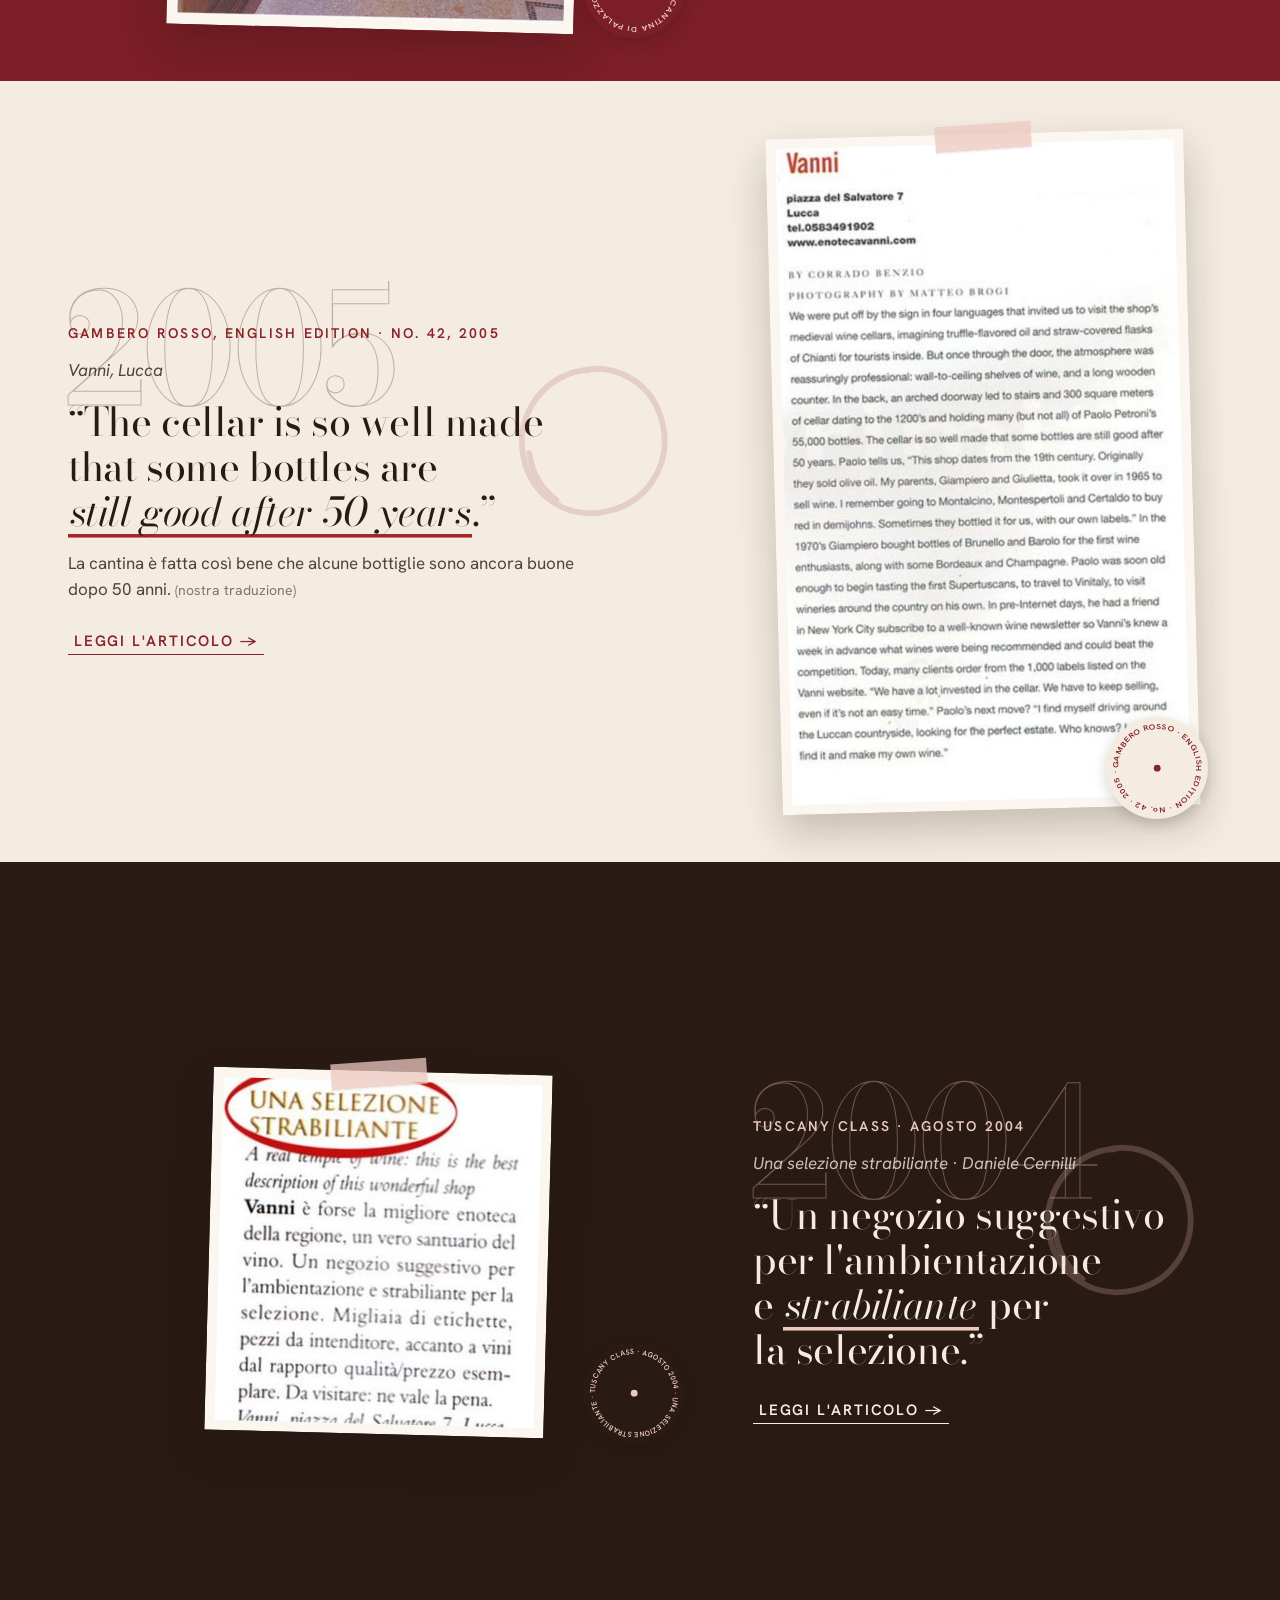
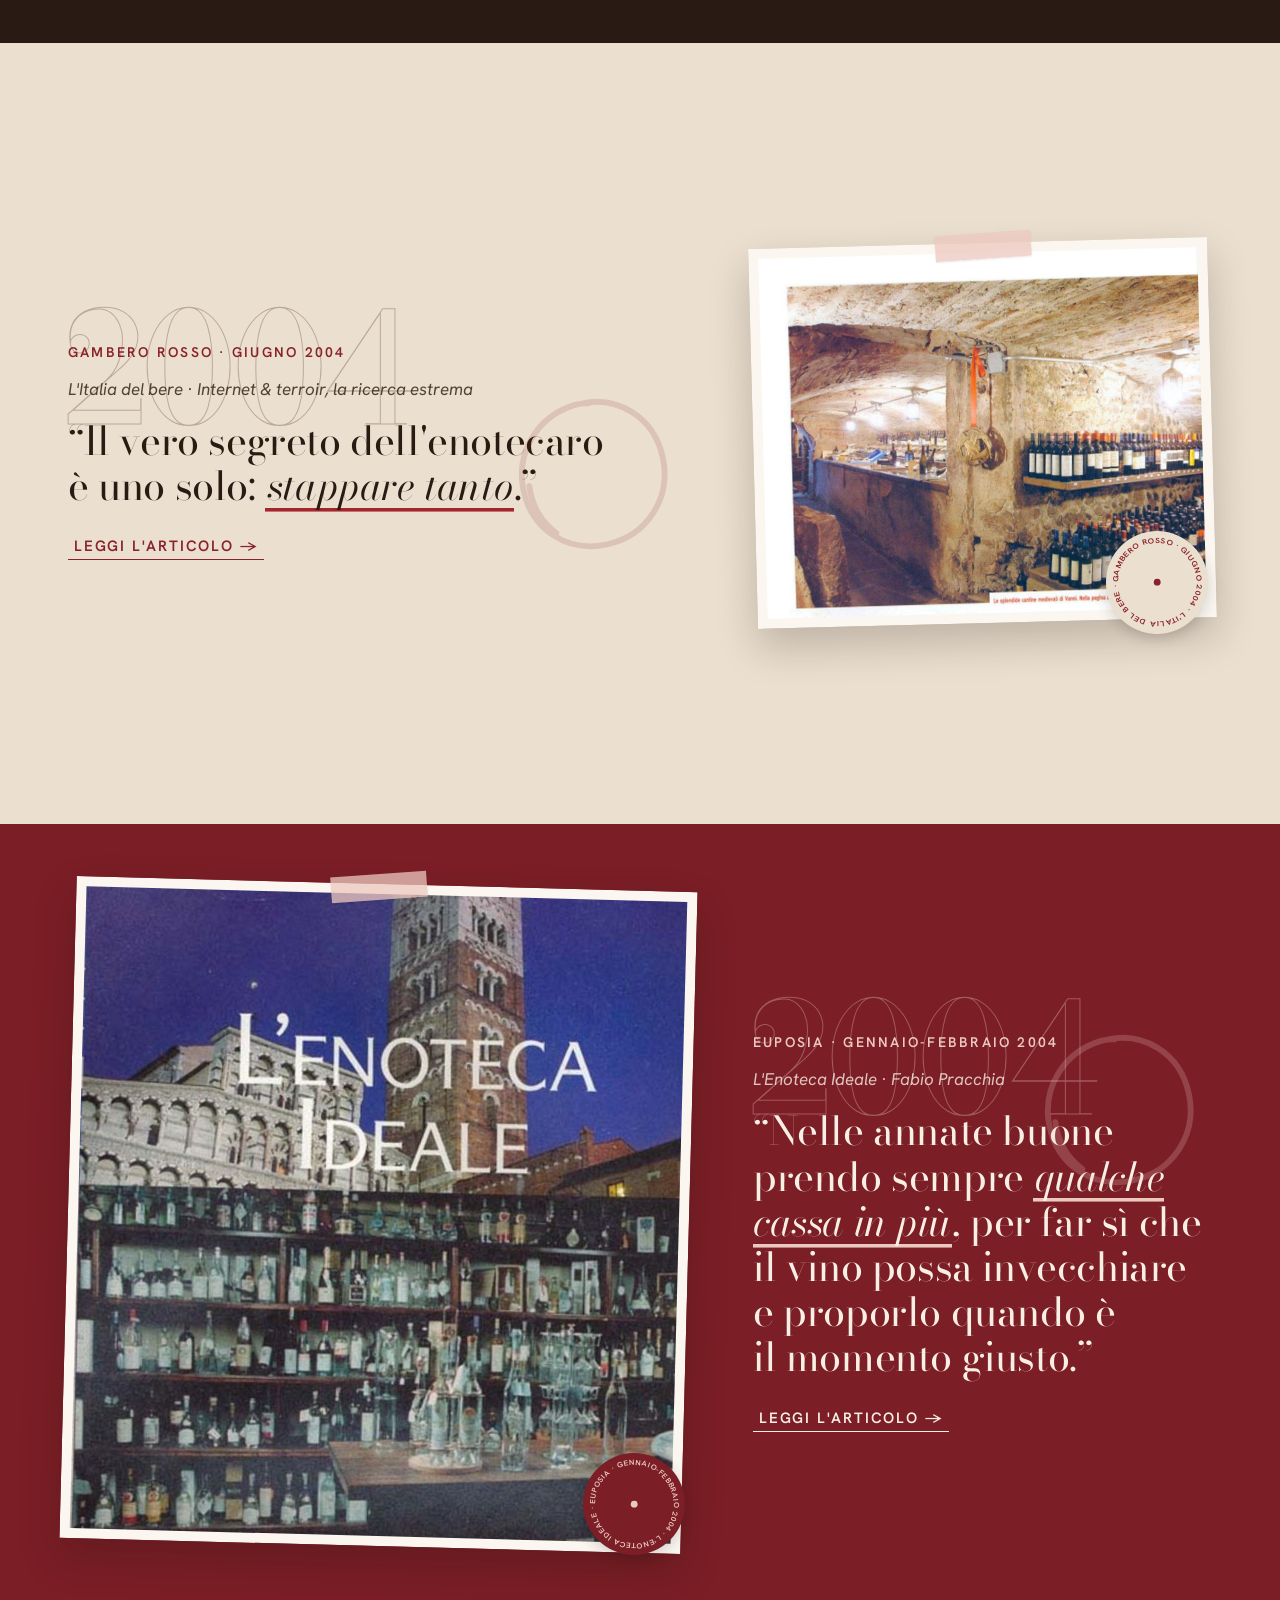
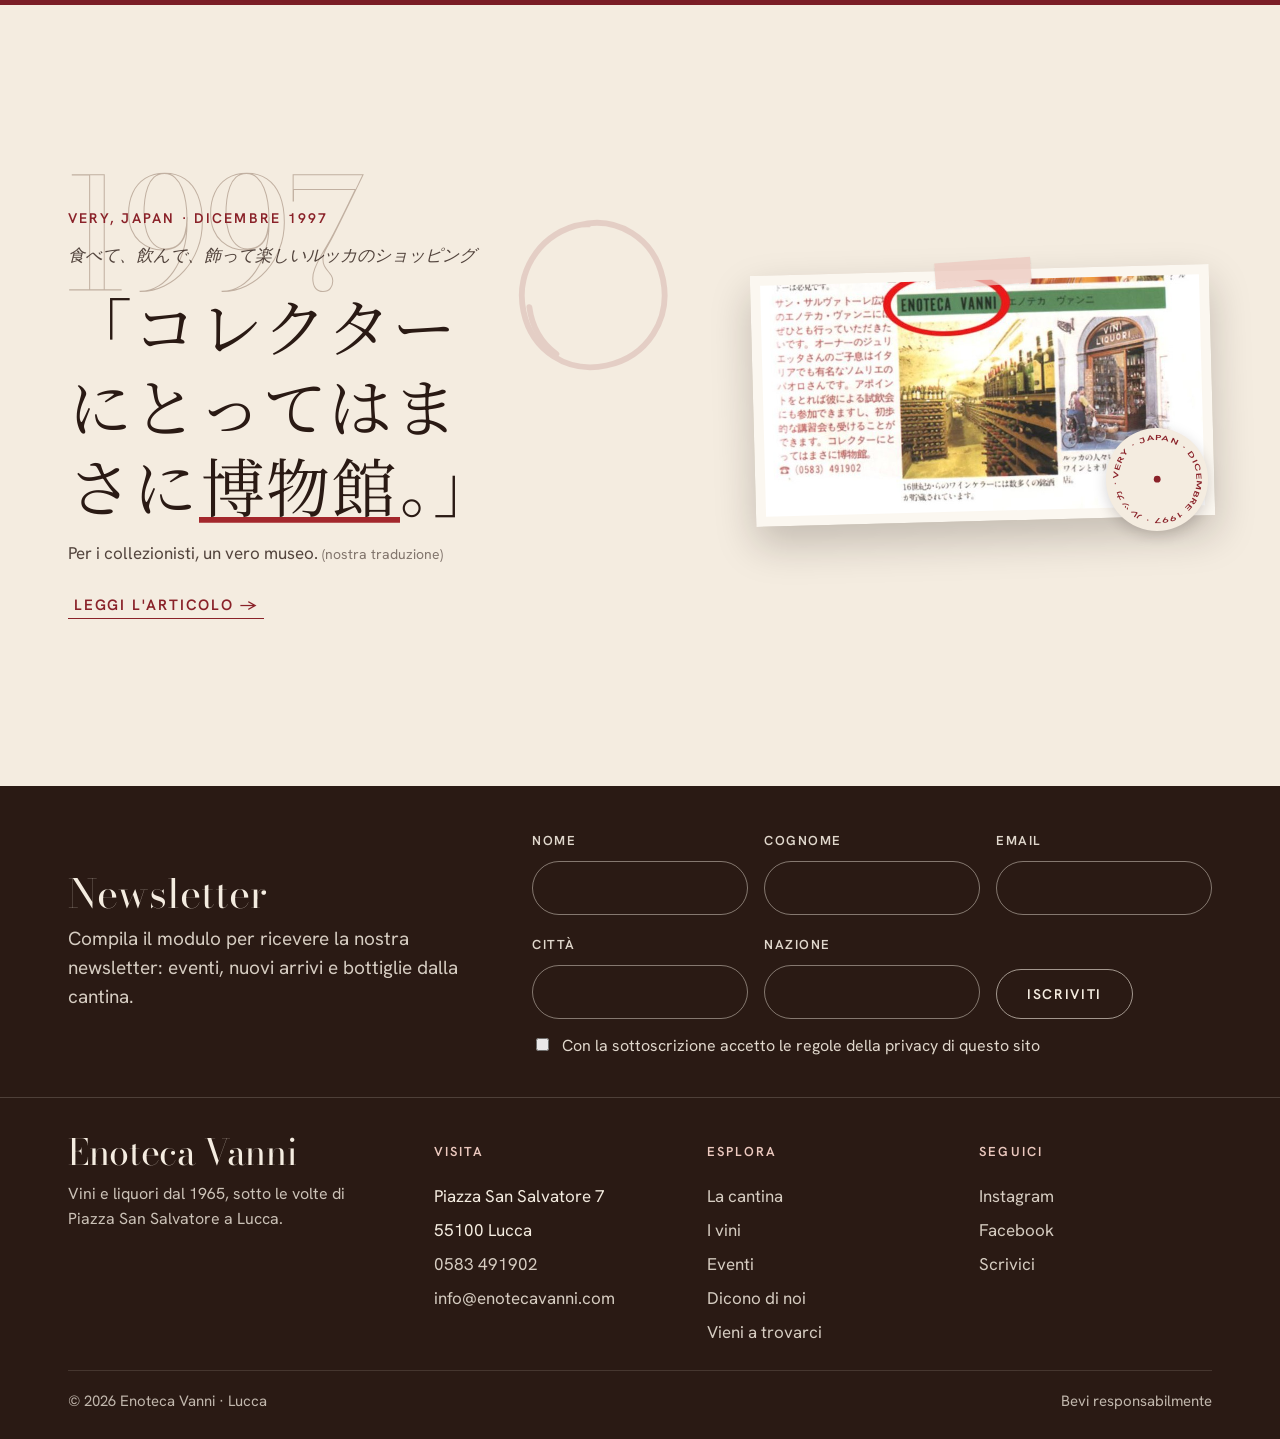
<file: dicono-di-noi.html>
<!DOCTYPE html>

<html lang="it" translate="no">
<head>
<meta charset="utf-8"/>
<meta content="width=device-width, initial-scale=1" name="viewport"/><meta content="notranslate" name="google"/>
<title data-t="t251">Dicono di noi · Enoteca Vanni, Lucca</title>
<meta content="Cosa hanno scritto di Enoteca Vanni Gambero Rosso, Tuscany Class, Il Mio Vino, Euposia e la rivista giapponese VERY." data-ta-content="t252" name="description"/>
<meta content="#2a1a14" name="theme-color"/>
<link href="https://fonts.googleapis.com" rel="preconnect"/><link crossorigin="" href="https://fonts.gstatic.com" rel="preconnect"/><link href="https://fonts.googleapis.com/css2?family=Bodoni+Moda:ital,opsz,wght@0,6..96,400..600;1,6..96,400..600&amp;family=Hanken+Grotesk:wght@400;500;600&amp;display=swap" rel="stylesheet"/>
<link href="css/styles.css?v=8" rel="stylesheet"/>
<link href="https://fonts.googleapis.com/css2?family=Noto+Serif+JP:wght@400;600&amp;display=swap" rel="stylesheet"/>
<link href="css/press.css?v=8" rel="stylesheet"/>
</head>
<body>
<a class="sr-only" data-t="t3" href="#main">Vai al contenuto</a>
<header class="site-header site-header--solid">
<div class="topbar">
<div class="wrap">
<a data-t="t14" href="visita.html">Vieni a trovarci</a>
<a data-t="t5" href="vini.html#spedizioni">Spedizioni</a>
<a data-t="t6" href="#newsletter">Newsletter</a>
<a class="cart" data-t="t7" href="vini.html#spedizioni">Carrello <span class="cart__count" data-cart-count="">0</span></a>
<span class="langswitch" role="group" aria-label="Language"><a class="lang" href="#" data-lang-set="it" lang="it" title="Italiano">IT</a><span aria-hidden="true">/</span><a class="lang" href="#" data-lang-set="en" lang="en" title="English">EN</a></span>
      <a class="social" href="https://www.facebook.com/people/Enoteca-Vanni/100034903287218/" target="_blank" rel="noopener" aria-label="Facebook" title="Facebook"><svg viewBox="0 0 24 24" width="16" height="16" aria-hidden="true" focusable="false"><path fill="currentColor" d="M24 12.07C24 5.4 18.63 0 12 0S0 5.4 0 12.07c0 6.02 4.39 11.02 10.13 11.93v-8.44H7.08v-3.49h3.05V9.41c0-3.02 1.79-4.69 4.53-4.69 1.31 0 2.69.24 2.69.24v2.97h-1.52c-1.49 0-1.96.93-1.96 1.88v2.26h3.33l-.53 3.49h-2.8V24C19.61 23.09 24 18.09 24 12.07z"/></svg></a>
</div>
</div>
<div class="wrap mainbar">
<nav aria-label="Principale" class="nav" data-ta-aria-label="t10" id="nav">
<div class="nav__side nav__side--left"><a data-t="t11" href="cantina.html">La cantina</a><a data-t="t12" href="vini.html">I vini</a></div>
<div class="nav__side nav__side--right"><a data-t="t13" href="eventi.html">Eventi</a><a aria-current="page" data-t="t4" href="dicono-di-noi.html">Dicono di noi</a></div>
<div class="nav__util"><a data-t="t14" href="visita.html">Vieni a trovarci</a><a data-t="t5" href="vini.html#spedizioni">Spedizioni</a><a data-t="t6" href="#newsletter">Newsletter</a><a data-t="t15" href="vini.html#spedizioni">Carrello</a></div>
      <div class="nav__util nav__util--lang"><a class="lang" href="#" data-lang-set="it" lang="it">Italiano</a><a class="lang" href="#" data-lang-set="en" lang="en">English</a><a class="social" href="https://www.facebook.com/people/Enoteca-Vanni/100034903287218/" target="_blank" rel="noopener" aria-label="Facebook"><svg viewBox="0 0 24 24" width="16" height="16" aria-hidden="true" focusable="false"><path fill="currentColor" d="M24 12.07C24 5.4 18.63 0 12 0S0 5.4 0 12.07c0 6.02 4.39 11.02 10.13 11.93v-8.44H7.08v-3.49h3.05V9.41c0-3.02 1.79-4.69 4.53-4.69 1.31 0 2.69.24 2.69.24v2.97h-1.52c-1.49 0-1.96.93-1.96 1.88v2.26h3.33l-.53 3.49h-2.8V24C19.61 23.09 24 18.09 24 12.07z"/></svg></a></div>
</nav>
<a aria-label="Enoteca Vanni, home" class="brand" data-ta-aria-label="t16" href="index.html">
<span class="brand__name" data-t="t17">Enoteca Vanni</span>
<span class="brand__since" data-t="t18">Lucca · dal 1965</span>
</a>
<button aria-controls="nav" aria-expanded="false" aria-label="Menu" class="nav-toggle" data-ta-aria-label="t19"><span></span><span></span><span></span></button>
</div>
</header>
<main id="main">
<section class="press press--bg press--left" id="art-2009-almanacco-bere-bene">
<div class="wrap press__grid">
<div class="press__text reveal">
<div class="press__head">
<span aria-hidden="true" class="press__year">2009</span>
<p class="eyebrow" data-t="t257">Almanacco del Bere Bene · gennaio 2009</p>
<h1 class="press__title" data-t="t258">La migliore enoteca</h1>
</div>
<blockquote class="press__quote" lang="it">
<svg aria-hidden="true" class="ring" viewbox="0 0 200 200"><path d="M100 14c48-2 86 34 86 84 0 50-38 88-88 88-48 0-84-36-84-84 0-46 34-84 82-88 6-.4 11 .4 16 1.6"></path><path d="M42 160c-14-16-22-38-20-62"></path></svg>
<p><mark>Il vero cuore</mark> di questa enoteca sono le cantine del bel palazzo duecentesco che la ospita.</p>
</blockquote>
<p class="press__tr" lang="en">The true heart of this wine shop is the cellars of the beautiful 13th-century palazzo that houses it. <span class="tr-note">(our translation)</span></p>
<button class="link press__more" data-intro-en="Picked as the best wine shop. The tip: ask to be taken down into the maze of tunnels, over 300 m² and around 55,000 labels, among olive oil vats from 1805 and cases of Champagne." data-intro-it="Scelta come migliore enoteca. Il consiglio: chiedete di scendere nel dedalo di cunicoli, oltre 300 mq e circa 55mila etichette, tra vasche d'olio del 1805 e casse di champagne." data-pages="press/pages/2009-almanacco-bere-bene-p1.jpg" data-t="t259" data-title="Almanacco del Bere Bene · gennaio 2009" type="button">Leggi l'articolo →</button>
</div>
<figure class="press__clip reveal">
<img alt="Ritaglio: Almanacco del Bere Bene, gennaio 2009" data-ta-alt="t260" loading="lazy" src="press/clips/2009-almanacco-bere-bene.jpg"/>
<svg aria-hidden="true" class="stamp" viewbox="0 0 120 120"><defs><path d="M60 60m-46 0a46 46 0 1 1 92 0a46 46 0 1 1-92 0" id="stamp0"></path></defs><text><textpath href="#stamp0" lengthadjust="spacingAndGlyphs" textlength="286">ALMANACCO DEL BERE BENE · GENNAIO 2009 · LA MIGLIORE ENOTECA · </textpath></text><circle cx="60" cy="60" r="4"></circle></svg>
</figure>
</div>
</section>
<section class="press press--vino press--right" id="art-2006-il-mio-vino">
<div class="wrap press__grid">
<div class="press__text reveal">
<div class="press__head">
<span aria-hidden="true" class="press__year">2006</span>
<p class="eyebrow" data-t="t261">Il Mio Vino · aprile 2006</p>
<p class="press__title" data-t="t262">Cantina di palazzo</p>
</div>
<blockquote class="press__quote" lang="it">
<svg aria-hidden="true" class="ring" viewbox="0 0 200 200"><path d="M100 14c48-2 86 34 86 84 0 50-38 88-88 88-48 0-84-36-84-84 0-46 34-84 82-88 6-.4 11 .4 16 1.6"></path><path d="M42 160c-14-16-22-38-20-62"></path></svg>
<p><mark>Un mondo nascosto</mark>, una discesa non agli inferi ma ad un luogo di piaceri del gusto.</p>
</blockquote>
<p class="press__tr" lang="en">A hidden world: a descent not into the underworld, but into a place of pleasures for the palate. <span class="tr-note">(our translation)</span></p>
<button class="link press__more" data-intro-en="The family story: in 1965 Giampiero Petroni and Giulietta Vanni opened the shop. Below it are 300 m² of cellars with 13th-century walls, 80 metres of shelving and 55,000 bottles at a steady 15°C." data-intro-it="La storia della famiglia: nel 1965 Giampiero Petroni e Giulietta Vanni aprono la rivendita. Sotto il negozio, 300 metri quadri di cantine con pareti del XIII secolo, 80 metri di scaffali e 55.000 bottiglie a 15 gradi costanti." data-pages="press/pages/2006-il-mio-vino-p1.jpg,press/pages/2006-il-mio-vino-p2.jpg" data-t="t259" data-title="Il Mio Vino · aprile 2006" type="button">Leggi l'articolo →</button>
</div>
<figure class="press__clip reveal">
<img alt="Ritaglio: Il Mio Vino, aprile 2006" data-ta-alt="t263" loading="lazy" src="press/clips/2006-il-mio-vino.jpg"/>
<svg aria-hidden="true" class="stamp" viewbox="0 0 120 120"><defs><path d="M60 60m-46 0a46 46 0 1 1 92 0a46 46 0 1 1-92 0" id="stamp1"></path></defs><text><textpath href="#stamp1" lengthadjust="spacingAndGlyphs" textlength="286">IL MIO VINO · APRILE 2006 · CANTINA DI PALAZZO · </textpath></text><circle cx="60" cy="60" r="4"></circle></svg>
</figure>
</div>
</section>
<section class="press press--bg press--left" id="art-2005-gambero-rosso-english">
<div class="wrap press__grid">
<div class="press__text reveal">
<div class="press__head">
<span aria-hidden="true" class="press__year">2005</span>
<p class="eyebrow" data-t="t264">Gambero Rosso, English edition · No. 42, 2005</p>
<p class="press__title" data-t="t265">Vanni, Lucca</p>
</div>
<blockquote class="press__quote" lang="en">
<svg aria-hidden="true" class="ring" viewbox="0 0 200 200"><path d="M100 14c48-2 86 34 86 84 0 50-38 88-88 88-48 0-84-36-84-84 0-46 34-84 82-88 6-.4 11 .4 16 1.6"></path><path d="M42 160c-14-16-22-38-20-62"></path></svg>
<p>The cellar is so well made that some bottles are <mark>still good after 50 years</mark>.</p>
</blockquote>
<p class="press__tr" lang="it">La cantina è fatta così bene che alcune bottiglie sono ancora buone dopo 50 anni. <span class="tr-note">(nostra traduzione)</span></p>
<button class="link press__more" data-intro-en="Paolo tells the story: the shop began in the 1800s selling olive oil, and Giampiero and Giulietta took over in 1965. First wine from demijohns, then Brunello, Barolo, Bordeaux and Champagne." data-intro-it="Il racconto di Paolo: la bottega nasce nell'Ottocento vendendo olio; nel 1965 arrivano Giampiero e Giulietta. Prima il vino sfuso, poi Brunello, Barolo, Bordeaux e Champagne." data-pages="press/pages/2005-gambero-rosso-english-p1.jpg" data-t="t259" data-title="Gambero Rosso, English edition · No. 42, 2005" type="button">Leggi l'articolo →</button>
</div>
<figure class="press__clip reveal">
<img alt="Ritaglio: Gambero Rosso, English edition, No. 42, 2005" data-ta-alt="t266" loading="lazy" src="press/clips/2005-gambero-rosso-english.jpg"/>
<svg aria-hidden="true" class="stamp" viewbox="0 0 120 120"><defs><path d="M60 60m-46 0a46 46 0 1 1 92 0a46 46 0 1 1-92 0" id="stamp2"></path></defs><text><textpath href="#stamp2" lengthadjust="spacingAndGlyphs" textlength="286">GAMBERO ROSSO · ENGLISH EDITION · No. 42 · 2005 · </textpath></text><circle cx="60" cy="60" r="4"></circle></svg>
</figure>
</div>
</section>
<section class="press press--dark press--right" id="art-2004-tuscany-class">
<div class="wrap press__grid">
<div class="press__text reveal">
<div class="press__head">
<span aria-hidden="true" class="press__year">2004</span>
<p class="eyebrow" data-t="t267">Tuscany Class · agosto 2004</p>
<p class="press__title" data-t="t268">Una selezione strabiliante · Daniele Cernilli</p>
</div>
<blockquote class="press__quote" lang="it">
<svg aria-hidden="true" class="ring" viewbox="0 0 200 200"><path d="M100 14c48-2 86 34 86 84 0 50-38 88-88 88-48 0-84-36-84-84 0-46 34-84 82-88 6-.4 11 .4 16 1.6"></path><path d="M42 160c-14-16-22-38-20-62"></path></svg>
<p>Un negozio suggestivo per l'ambientazione e <mark>strabiliante</mark> per la selezione.</p>
</blockquote>
<p class="press__tr" lang="en">A shop full of atmosphere, with an astonishing selection. <span class="tr-note">(our translation)</span></p>
<button class="link press__more" data-intro-en="In a guide to Tuscany's wine shops, Vanni is “perhaps the best in the region”: thousands of labels, collector's bottles and great-value wines. “Worth the visit.”" data-intro-it="In una guida alle enoteche della Toscana, Vanni è «forse la migliore della regione»: migliaia di etichette, pezzi da intenditore e vini dal rapporto qualità/prezzo esemplare. «Da visitare: ne vale la pena.»" data-pages="press/pages/2004-tuscany-class-p1.jpg" data-t="t259" data-title="Tuscany Class · agosto 2004" type="button">Leggi l'articolo →</button>
</div>
<figure class="press__clip reveal">
<img alt="Ritaglio: Tuscany Class, agosto 2004" data-ta-alt="t269" loading="lazy" src="press/clips/2004-tuscany-class.jpg"/>
<svg aria-hidden="true" class="stamp" viewbox="0 0 120 120"><defs><path d="M60 60m-46 0a46 46 0 1 1 92 0a46 46 0 1 1-92 0" id="stamp3"></path></defs><text><textpath href="#stamp3" lengthadjust="spacingAndGlyphs" textlength="286">TUSCANY CLASS · AGOSTO 2004 · UNA SELEZIONE STRABILIANTE · </textpath></text><circle cx="60" cy="60" r="4"></circle></svg>
</figure>
</div>
</section>
<section class="press press--sunken press--left" id="art-2004-gambero-rosso">
<div class="wrap press__grid">
<div class="press__text reveal">
<div class="press__head">
<span aria-hidden="true" class="press__year">2004</span>
<p class="eyebrow" data-t="t270">Gambero Rosso · giugno 2004</p>
<p class="press__title" data-t="t271">L'Italia del bere · Internet &amp; terroir, la ricerca estrema</p>
</div>
<blockquote class="press__quote" lang="it">
<svg aria-hidden="true" class="ring" viewbox="0 0 200 200"><path d="M100 14c48-2 86 34 86 84 0 50-38 88-88 88-48 0-84-36-84-84 0-46 34-84 82-88 6-.4 11 .4 16 1.6"></path><path d="M42 160c-14-16-22-38-20-62"></path></svg>
<p>Il vero segreto dell'enotecaro è uno solo: <mark>stappare tanto</mark>.</p>
</blockquote>
<p class="press__tr" lang="en">A wine merchant has only one real secret: open lots of bottles. <span class="tr-note">(our translation)</span></p>
<button class="link press__more" data-intro-en="Four pages inside the cellar: the shop's history, the old oil vats and Paolo's search for new wines. “We've opened bottles from 40 or 50 years ago and they were intact.”" data-intro-it="Quattro pagine dentro la cantina: la storia della bottega, le vasche d'olio, il lavoro di ricerca di Paolo. «Abbiamo stappato bottiglie di 40-50 anni fa e sono intatte.»" data-pages="press/pages/2004-gambero-rosso-p1.jpg,press/pages/2004-gambero-rosso-p2.jpg,press/pages/2004-gambero-rosso-p3.jpg,press/pages/2004-gambero-rosso-p4.jpg" data-t="t259" data-title="Gambero Rosso · giugno 2004" type="button">Leggi l'articolo →</button>
</div>
<figure class="press__clip reveal">
<img alt="Ritaglio: Gambero Rosso, giugno 2004" data-ta-alt="t272" loading="lazy" src="press/clips/2004-gambero-rosso.jpg"/>
<svg aria-hidden="true" class="stamp" viewbox="0 0 120 120"><defs><path d="M60 60m-46 0a46 46 0 1 1 92 0a46 46 0 1 1-92 0" id="stamp4"></path></defs><text><textpath href="#stamp4" lengthadjust="spacingAndGlyphs" textlength="286">GAMBERO ROSSO · GIUGNO 2004 · L'ITALIA DEL BERE · </textpath></text><circle cx="60" cy="60" r="4"></circle></svg>
</figure>
</div>
</section>
<section class="press press--vino press--right" id="art-2004-euposia">
<div class="wrap press__grid">
<div class="press__text reveal">
<div class="press__head">
<span aria-hidden="true" class="press__year">2004</span>
<p class="eyebrow" data-t="t273">Euposia · gennaio-febbraio 2004</p>
<p class="press__title" data-t="t274">L'Enoteca Ideale · Fabio Pracchia</p>
</div>
<blockquote class="press__quote" lang="it">
<svg aria-hidden="true" class="ring" viewbox="0 0 200 200"><path d="M100 14c48-2 86 34 86 84 0 50-38 88-88 88-48 0-84-36-84-84 0-46 34-84 82-88 6-.4 11 .4 16 1.6"></path><path d="M42 160c-14-16-22-38-20-62"></path></svg>
<p>Nelle annate buone prendo sempre <mark>qualche cassa in più</mark>, per far sì che il vino possa invecchiare e proporlo quando è il momento giusto.</p>
</blockquote>
<p class="press__tr" lang="en">In good years I always buy a few extra cases, so the wine can age and I can offer it when the time is right. <span class="tr-note">(our translation)</span></p>
<button class="link press__more" data-intro-en="“Vanni in Lucca offers a vast choice of bottles, great vintages included, in perfect condition.” Historic liqueurs like Strega and Sassolino, and a tasting course once a year." data-intro-it="«Vanni, a Lucca, garantisce una vastissima scelta di bottiglie, comprese le grandi annate, in perfetto stato di conservazione.» Liquori storici come lo Strega e il Sassolino, e una volta l'anno un corso di degustazione." data-pages="press/pages/2004-euposia-p1.jpg,press/pages/2004-euposia-p2.jpg,press/pages/2004-euposia-p3.jpg" data-t="t259" data-title="Euposia · gennaio-febbraio 2004" type="button">Leggi l'articolo →</button>
</div>
<figure class="press__clip reveal">
<img alt="Ritaglio: Euposia, gennaio-febbraio 2004" data-ta-alt="t275" loading="lazy" src="press/clips/2004-euposia.jpg"/>
<svg aria-hidden="true" class="stamp" viewbox="0 0 120 120"><defs><path d="M60 60m-46 0a46 46 0 1 1 92 0a46 46 0 1 1-92 0" id="stamp5"></path></defs><text><textpath href="#stamp5" lengthadjust="spacingAndGlyphs" textlength="286">EUPOSIA · GENNAIO-FEBBRAIO 2004 · L'ENOTECA IDEALE · </textpath></text><circle cx="60" cy="60" r="4"></circle></svg>
</figure>
</div>
</section>
<section class="press press--bg press--left" id="art-1997-very-japan">
<div class="wrap press__grid">
<div class="press__text reveal">
<div class="press__head">
<span aria-hidden="true" class="press__year">1997</span>
<p class="eyebrow" data-t="t276">VERY, Japan · dicembre 1997</p>
<p class="press__title" data-t="t277">食べて、飲んで、飾って楽しいルッカのショッピング</p>
</div>
<blockquote class="press__quote press__quote--ja" lang="ja">
<svg aria-hidden="true" class="ring" viewbox="0 0 200 200"><path d="M100 14c48-2 86 34 86 84 0 50-38 88-88 88-48 0-84-36-84-84 0-46 34-84 82-88 6-.4 11 .4 16 1.6"></path><path d="M42 160c-14-16-22-38-20-62"></path></svg>
<p>コレクターにとってはまさに<mark>博物館</mark>。</p>
</blockquote>
<p class="press__tr" lang="it">Per i collezionisti, un vero museo. <span class="tr-note">(nostra traduzione)</span></p>
<p class="press__tr" lang="en">For collectors, truly a museum. <span class="tr-note">(our translation)</span></p>
<button class="link press__more" data-intro-en="Our most distant review, from Tokyo: “We really recommend a visit.” By appointment you can join Paolo's tastings and beginner classes. And, the caption says, “according to the people of Lucca, the shop with the best wine and olive oil in the world.”" data-intro-it="La nostra recensione più lontana, da Tokyo: «Vi consigliamo davvero di andarci.» Con un appuntamento si partecipa alle degustazioni di Paolo e ai corsi per principianti. E, dice la didascalia, «secondo i lucchesi, il negozio con il miglior vino e olio del mondo.»" data-pages="press/pages/1997-very-japan-p1.jpg" data-t="t259" data-title="VERY, Japan · dicembre 1997" type="button">Leggi l'articolo →</button>
</div>
<figure class="press__clip reveal">
<img alt="Ritaglio: VERY, Japan, dicembre 1997" data-ta-alt="t278" loading="lazy" src="press/clips/1997-very-japan.jpg"/>
<svg aria-hidden="true" class="stamp" viewbox="0 0 120 120"><defs><path d="M60 60m-46 0a46 46 0 1 1 92 0a46 46 0 1 1-92 0" id="stamp6"></path></defs><text><textpath href="#stamp6" lengthadjust="spacingAndGlyphs" textlength="286">VERY · JAPAN · DICEMBRE 1997 · ルッカ · </textpath></text><circle cx="60" cy="60" r="4"></circle></svg>
</figure>
</div>
</section>
<dialog aria-label="Articolo" class="reader" data-ta-aria-label="t279" id="reader">
<div class="reader__bar">
<div class="reader__info"><p class="eyebrow" data-r-title=""></p><p class="reader__intro" data-r-it=""></p><p class="reader__intro reader__intro--en" data-r-en="" lang="en"></p></div>
<button aria-label="Chiudi" class="reader__close" data-t="t281" data-ta-aria-label="t280" type="button">×</button>
</div>
<div class="reader__table" data-r-pages=""></div>
<div class="reader__nav"><button aria-label="Pagina precedente" data-r-prev="" data-ta-aria-label="t282" type="button">←</button><span data-r-count=""></span><button aria-label="Pagina successiva" data-r-next="" data-ta-aria-label="t283" type="button">→</button></div>
</dialog>
</main>
<section class="newsletter-band" id="newsletter">
<div class="wrap newsletter">
<div>
<h2 data-t="t6">Newsletter</h2>
<p data-t="t114">Compila il modulo per ricevere la nostra newsletter: eventi, nuovi arrivi e bottiglie dalla cantina.</p>
</div>
<form class="newsletter__form" data-newsletter="" novalidate="">
<label><span data-t="t115">Nome</span><input autocomplete="given-name" name="nome" type="text"/></label>
<label><span data-t="t116">Cognome</span><input autocomplete="family-name" name="cognome" type="text"/></label>
<label><span data-t="t117">Email</span><input autocomplete="email" name="email" required="" type="email"/></label>
<label><span data-t="t118">Città</span><input autocomplete="address-level2" name="citta" type="text"/></label>
<label><span data-t="t119">Nazione</span><input autocomplete="country-name" name="nazione" type="text"/></label>
<div class="nl-btn"><button class="btn btn--light" data-t="t121" type="submit">Iscriviti</button></div>
<label class="nl-check"><input name="privacy" required="" type="checkbox"/><span data-t="t120"> Con la sottoscrizione accetto le regole della privacy di questo sito</span></label>
<p class="newsletter__msg nl-wide" data-newsletter-msg="" role="status"></p>
</form>
</div>
</section>
<footer class="site-footer">
<div class="wrap">
<div class="footer-grid">
<div class="footer-brand">
<span class="brand__name" data-t="t17">Enoteca Vanni</span>
<p data-t="t104">Vini e liquori dal 1965, sotto le volte di Piazza San Salvatore a Lucca.</p>
</div>
<div>
<h4 data-t="t105">Visita</h4>
<ul>
<li data-t="t106">Piazza San Salvatore 7</li>
<li data-t="t107">55100 Lucca</li>
<li><a href="tel:+390583491902">0583 491902</a></li>
<li><a data-t="t108" href="mailto:info@enotecavanni.com">info@enotecavanni.com</a></li>
</ul>
</div>
<div>
<h4 data-t="t109">Esplora</h4>
<ul>
<li><a data-t="t11" href="cantina.html">La cantina</a></li>
<li><a data-t="t12" href="vini.html">I vini</a></li>
<li><a data-t="t13" href="eventi.html">Eventi</a></li>
<li><a data-t="t4" href="dicono-di-noi.html">Dicono di noi</a></li>
<li><a data-t="t14" href="visita.html">Vieni a trovarci</a></li>
</ul>
</div>
<div>
<h4 data-t="t110">Seguici</h4>
<ul>
<li><a data-t="t111" href="#">Instagram</a></li>
<li><a data-t="t112" href="#">Facebook</a></li>
<li><a data-t="t113" href="visita.html#contatti">Scrivici</a></li>
</ul>
</div>
</div>
<div class="footer-base">
<span data-t="t122">© <span data-year="">2026</span> Enoteca Vanni · Lucca</span>
<span data-t="t123">Bevi responsabilmente</span>
</div>
</div>
</footer>
<script src="js/i18n.js?v=8"></script>
<script src="js/main.js?v=8"></script>
<script src="js/press.js?v=8"></script>
</body>
</html>
</file>
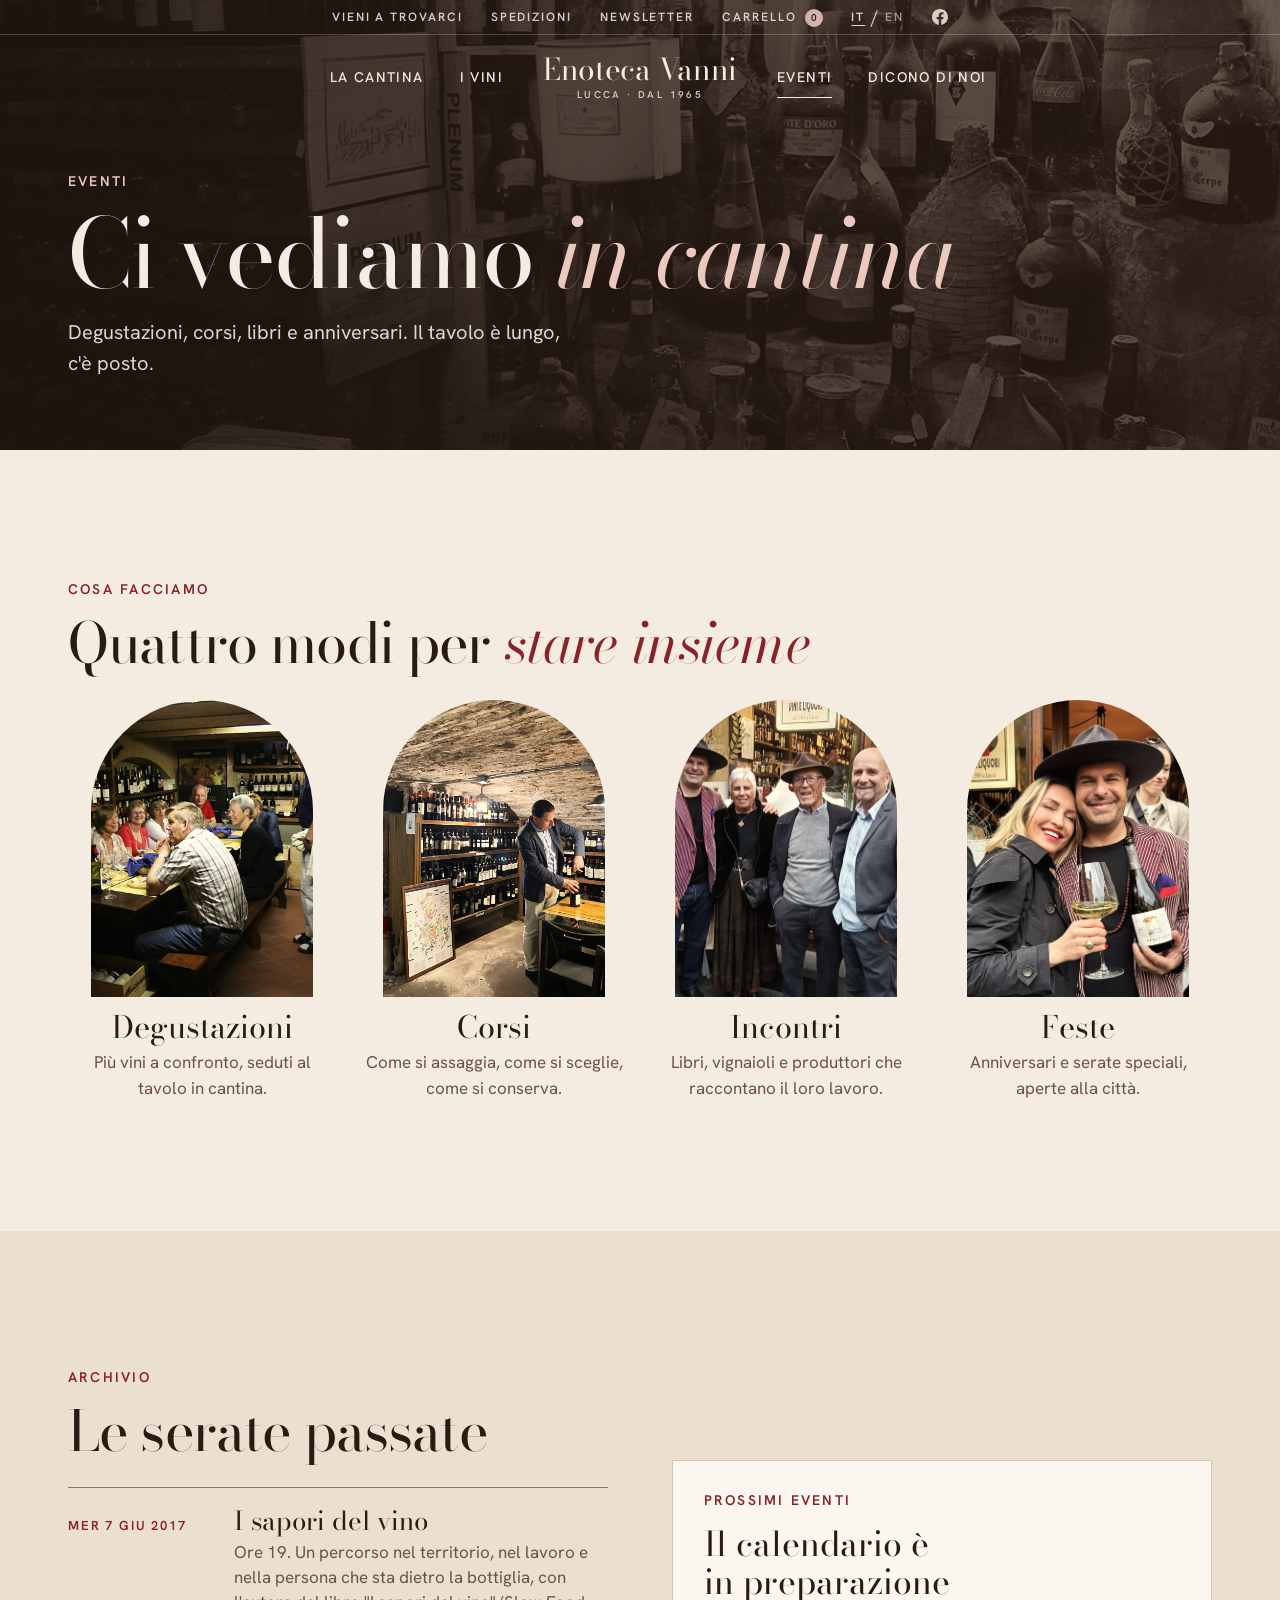
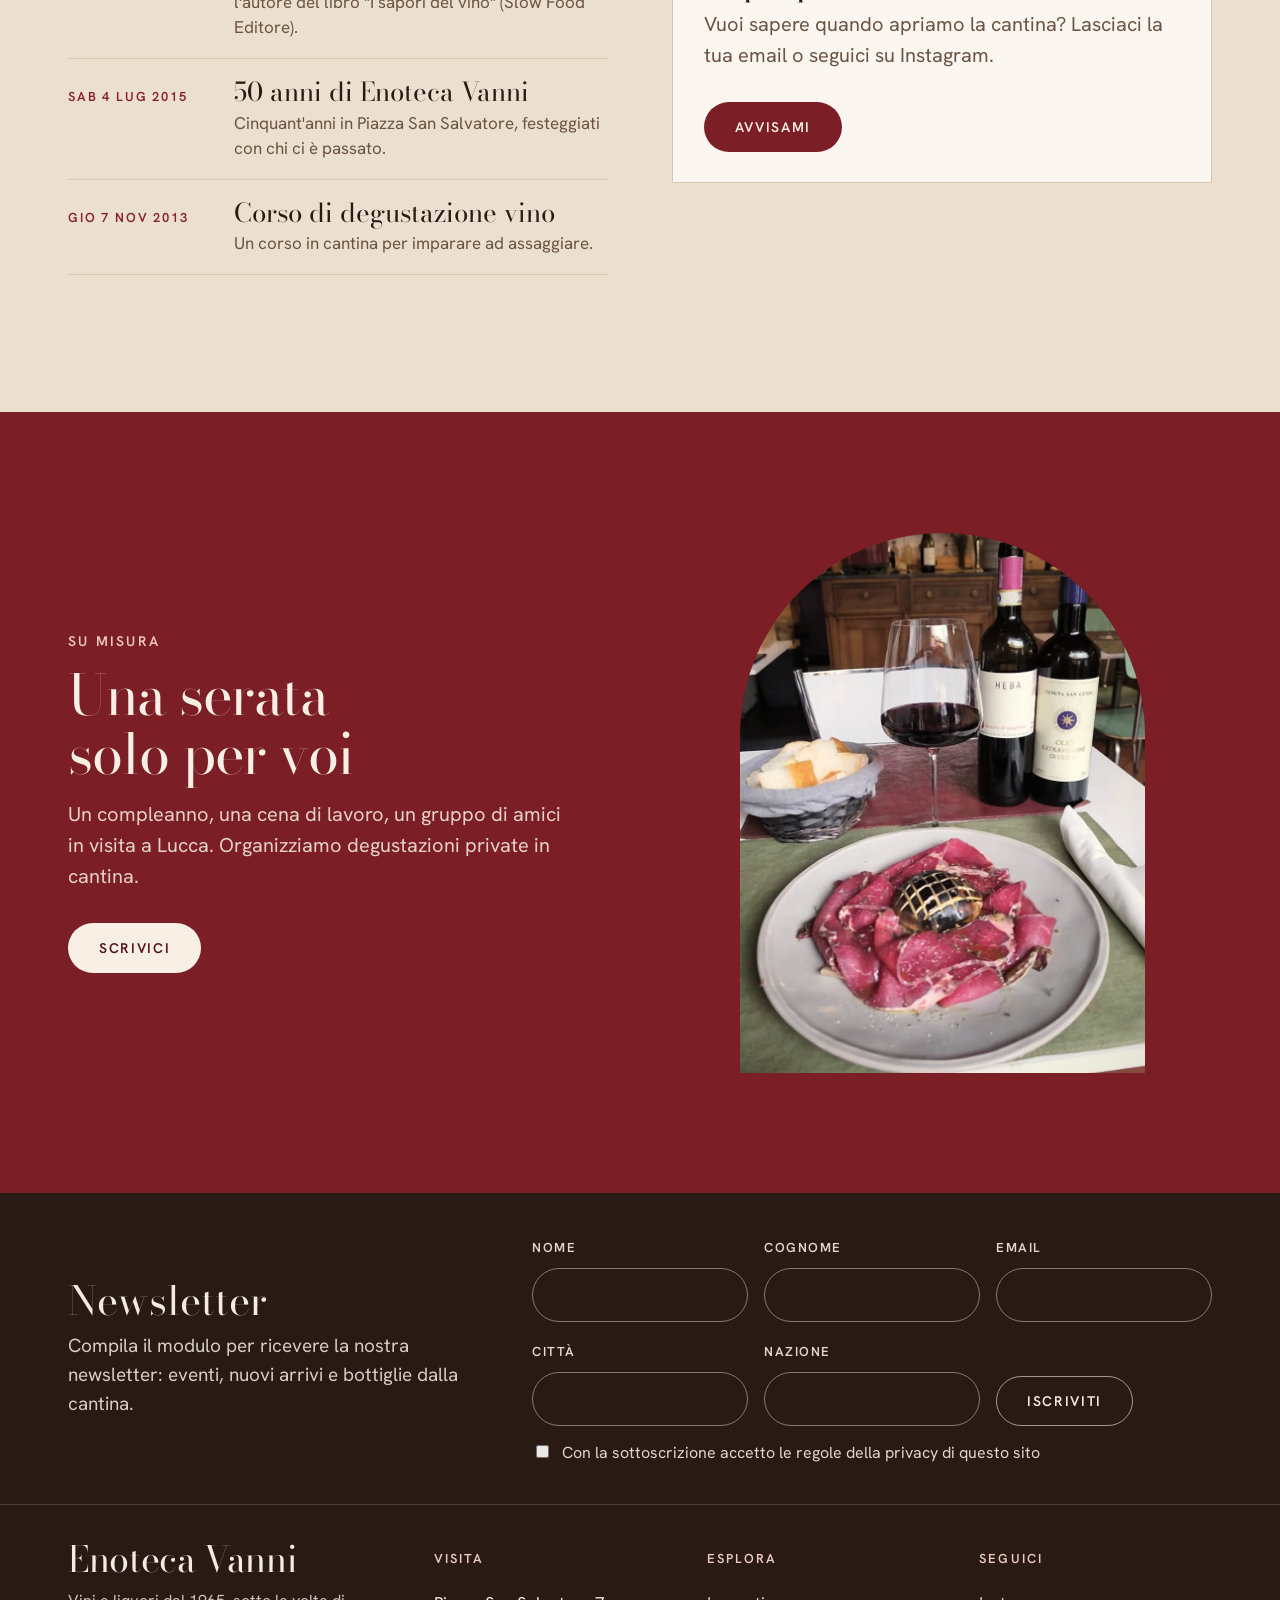
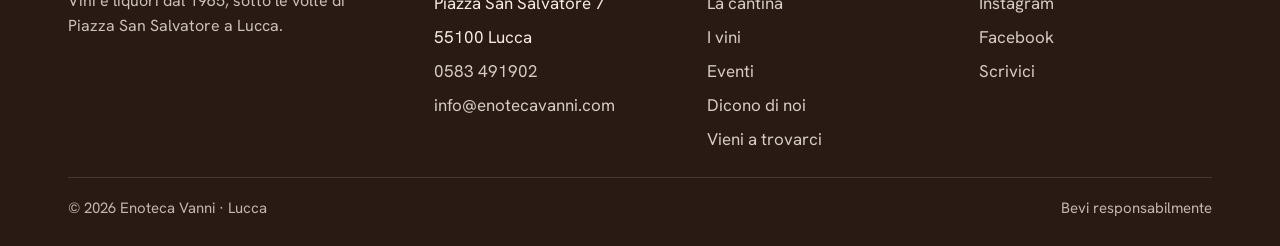
<file: eventi.html>
<!DOCTYPE html>

<html lang="it" translate="no">
<head>
<meta charset="utf-8"/>
<meta content="width=device-width, initial-scale=1" name="viewport"/><meta content="notranslate" name="google"/>
<title data-t="t205">Eventi · Enoteca Vanni, Lucca</title>
<meta content="Degustazioni, corsi, presentazioni e serate in cantina da Enoteca Vanni a Lucca." data-ta-content="t206" name="description"/>
<meta content="#2a1a14" name="theme-color"/>
<link href="https://fonts.googleapis.com" rel="preconnect"/><link crossorigin="" href="https://fonts.gstatic.com" rel="preconnect"/><link href="https://fonts.googleapis.com/css2?family=Bodoni+Moda:ital,opsz,wght@0,6..96,400..600;1,6..96,400..600&amp;family=Hanken+Grotesk:wght@400;500;600&amp;display=swap" rel="stylesheet"/>
<link href="css/styles.css?v=8" rel="stylesheet"/>
</head>
<body>
<a class="sr-only" data-t="t3" href="#main">Vai al contenuto</a>
<header class="site-header">
<div class="topbar">
<div class="wrap">
<a data-t="t14" href="visita.html">Vieni a trovarci</a>
<a data-t="t5" href="vini.html#spedizioni">Spedizioni</a>
<a data-t="t6" href="#newsletter">Newsletter</a>
<a class="cart" data-t="t7" href="vini.html#spedizioni">Carrello <span class="cart__count" data-cart-count="">0</span></a>
<span class="langswitch" role="group" aria-label="Language"><a class="lang" href="#" data-lang-set="it" lang="it" title="Italiano">IT</a><span aria-hidden="true">/</span><a class="lang" href="#" data-lang-set="en" lang="en" title="English">EN</a></span>
      <a class="social" href="https://www.facebook.com/people/Enoteca-Vanni/100034903287218/" target="_blank" rel="noopener" aria-label="Facebook" title="Facebook"><svg viewBox="0 0 24 24" width="16" height="16" aria-hidden="true" focusable="false"><path fill="currentColor" d="M24 12.07C24 5.4 18.63 0 12 0S0 5.4 0 12.07c0 6.02 4.39 11.02 10.13 11.93v-8.44H7.08v-3.49h3.05V9.41c0-3.02 1.79-4.69 4.53-4.69 1.31 0 2.69.24 2.69.24v2.97h-1.52c-1.49 0-1.96.93-1.96 1.88v2.26h3.33l-.53 3.49h-2.8V24C19.61 23.09 24 18.09 24 12.07z"/></svg></a>
</div>
</div>
<div class="wrap mainbar">
<nav aria-label="Principale" class="nav" data-ta-aria-label="t10" id="nav">
<div class="nav__side nav__side--left"><a data-t="t11" href="cantina.html">La cantina</a><a data-t="t12" href="vini.html">I vini</a></div>
<div class="nav__side nav__side--right"><a aria-current="page" data-t="t13" href="eventi.html">Eventi</a><a data-t="t4" href="dicono-di-noi.html">Dicono di noi</a></div>
<div class="nav__util"><a data-t="t14" href="visita.html">Vieni a trovarci</a><a data-t="t5" href="vini.html#spedizioni">Spedizioni</a><a data-t="t6" href="#newsletter">Newsletter</a><a data-t="t15" href="vini.html#spedizioni">Carrello</a></div>
      <div class="nav__util nav__util--lang"><a class="lang" href="#" data-lang-set="it" lang="it">Italiano</a><a class="lang" href="#" data-lang-set="en" lang="en">English</a><a class="social" href="https://www.facebook.com/people/Enoteca-Vanni/100034903287218/" target="_blank" rel="noopener" aria-label="Facebook"><svg viewBox="0 0 24 24" width="16" height="16" aria-hidden="true" focusable="false"><path fill="currentColor" d="M24 12.07C24 5.4 18.63 0 12 0S0 5.4 0 12.07c0 6.02 4.39 11.02 10.13 11.93v-8.44H7.08v-3.49h3.05V9.41c0-3.02 1.79-4.69 4.53-4.69 1.31 0 2.69.24 2.69.24v2.97h-1.52c-1.49 0-1.96.93-1.96 1.88v2.26h3.33l-.53 3.49h-2.8V24C19.61 23.09 24 18.09 24 12.07z"/></svg></a></div>
</nav>
<a aria-label="Enoteca Vanni, home" class="brand" data-ta-aria-label="t16" href="index.html">
<span class="brand__name" data-t="t17">Enoteca Vanni</span>
<span class="brand__since" data-t="t18">Lucca · dal 1965</span>
</a>
<button aria-controls="nav" aria-expanded="false" aria-label="Menu" class="nav-toggle" data-ta-aria-label="t19"><span></span><span></span><span></span></button>
</div>
</header>
<main id="main">
<section class="page-hero">
<img alt="" class="page-hero__bg" src="images/duo-antiche.jpg"/>
<div class="wrap">
<p class="eyebrow" data-t="t13">Eventi</p>
<h1 class="display-xl" data-t="t207">Ci vediamo <em>in cantina</em></h1>
<p class="lede" data-t="t208">Degustazioni, corsi, libri e anniversari. Il tavolo è lungo, c'è posto.</p>
</div>
</section>
<section class="section" id="cosa-facciamo">
<div class="wrap">
<div class="section-head reveal">
<p class="eyebrow" data-t="t213">Cosa facciamo</p>
<h2 class="display-l" data-t="t214">Quattro modi per <em>stare insieme</em></h2>
</div>
<div class="event-types reveal">
<div class="event-type"><div class="arch"><img alt="" loading="lazy" src="images/degustazione.jpg"/></div><h3 data-t="t215">Degustazioni</h3><p data-t="t216">Più vini a confronto, seduti al tavolo in cantina.</p></div>
<div class="event-type"><div class="arch"><img alt="" loading="lazy" src="images/stappatura.jpg"/></div><h3 data-t="t217">Corsi</h3><p data-t="t218">Come si assaggia, come si sceglie, come si conserva.</p></div>
<div class="event-type"><div class="arch"><img alt="" loading="lazy" src="images/sessanta-anni.jpg"/></div><h3 data-t="t219">Incontri</h3><p data-t="t220">Libri, vignaioli e produttori che raccontano il loro lavoro.</p></div>
<div class="event-type"><div class="arch"><img alt="" loading="lazy" src="images/insegna-1965.jpg"/></div><h3 data-t="t221">Feste</h3><p data-t="t222">Anniversari e serate speciali, aperte alla città.</p></div>
</div>
</div>
</section>
<section class="section section--sunken" id="archivio">
<div class="wrap split">
<div class="reveal">
<div class="section-head">
<p class="eyebrow" data-t="t223">Archivio</p>
<h2 class="display-l" data-t="t224">Le serate passate</h2>
</div>
<ul class="event-list">
<li><time data-t="t225" datetime="2017-06-07">Mer 7 giu 2017</time><div><h3 data-t="t71">I sapori del vino</h3><p data-t="t226">Ore 19. Un percorso nel territorio, nel lavoro e nella persona che sta dietro la bottiglia, con l'autore del libro "I sapori del vino" (Slow Food Editore).</p></div></li>
<li><time data-t="t227" datetime="2015-07-04">Sab 4 lug 2015</time><div><h3 data-t="t74">50 anni di Enoteca Vanni</h3><p data-t="t228">Cinquant'anni in Piazza San Salvatore, festeggiati con chi ci è passato.</p></div></li>
<li><time data-t="t229" datetime="2013-11-07">Gio 7 nov 2013</time><div><h3 data-t="t230">Corso di degustazione vino</h3><p data-t="t231">Un corso in cantina per imparare ad assaggiare.</p></div></li>
</ul>
</div>
<div class="notice reveal">
<p class="eyebrow" data-t="t209">Prossimi eventi</p>
<h3 class="display-m" data-t="t210">Il calendario è in preparazione</h3>
<p class="lede" data-t="t211">Vuoi sapere quando apriamo la cantina? Lasciaci la tua email o seguici su Instagram.</p>
<div class="btn-row"><a class="btn btn--primary" data-t="t212" href="visita.html#contatti">Avvisami</a></div>
</div>
</div>
</section>
<section class="section section--vino" id="su-misura">
<div class="wrap split">
<div class="reveal">
<div class="section-head">
<p class="eyebrow" data-t="t233">Su misura</p>
<h2 class="display-l" data-t="t234">Una serata solo per voi</h2>
<p class="lede" data-t="t235">Un compleanno, una cena di lavoro, un gruppo di amici in visita a Lucca. Organizziamo degustazioni private in cantina.</p>
</div>
<div class="btn-row"><a class="btn btn--primary" data-t="t113" href="visita.html#contatti">Scrivici</a></div>
</div>
<div class="arch reveal"><img alt="Un calice di rosso a tavola" data-ta-alt="t236" loading="lazy" src="images/carpaccio.jpg"/></div>
</div>
</section>
</main>
<section class="newsletter-band" id="newsletter">
<div class="wrap newsletter">
<div>
<h2 data-t="t6">Newsletter</h2>
<p data-t="t114">Compila il modulo per ricevere la nostra newsletter: eventi, nuovi arrivi e bottiglie dalla cantina.</p>
</div>
<form class="newsletter__form" data-newsletter="" novalidate="">
<label><span data-t="t115">Nome</span><input autocomplete="given-name" name="nome" type="text"/></label>
<label><span data-t="t116">Cognome</span><input autocomplete="family-name" name="cognome" type="text"/></label>
<label><span data-t="t117">Email</span><input autocomplete="email" name="email" required="" type="email"/></label>
<label><span data-t="t118">Città</span><input autocomplete="address-level2" name="citta" type="text"/></label>
<label><span data-t="t119">Nazione</span><input autocomplete="country-name" name="nazione" type="text"/></label>
<div class="nl-btn"><button class="btn btn--light" data-t="t121" type="submit">Iscriviti</button></div>
<label class="nl-check"><input name="privacy" required="" type="checkbox"/><span data-t="t120"> Con la sottoscrizione accetto le regole della privacy di questo sito</span></label>
<p class="newsletter__msg nl-wide" data-newsletter-msg="" role="status"></p>
</form>
</div>
</section>
<footer class="site-footer">
<div class="wrap">
<div class="footer-grid">
<div class="footer-brand">
<span class="brand__name" data-t="t17">Enoteca Vanni</span>
<p data-t="t104">Vini e liquori dal 1965, sotto le volte di Piazza San Salvatore a Lucca.</p>
</div>
<div>
<h4 data-t="t105">Visita</h4>
<ul>
<li data-t="t106">Piazza San Salvatore 7</li>
<li data-t="t107">55100 Lucca</li>
<li><a href="tel:+390583491902">0583 491902</a></li>
<li><a data-t="t108" href="mailto:info@enotecavanni.com">info@enotecavanni.com</a></li>
</ul>
</div>
<div>
<h4 data-t="t109">Esplora</h4>
<ul>
<li><a data-t="t11" href="cantina.html">La cantina</a></li>
<li><a data-t="t12" href="vini.html">I vini</a></li>
<li><a data-t="t13" href="eventi.html">Eventi</a></li>
<li><a data-t="t4" href="dicono-di-noi.html">Dicono di noi</a></li>
<li><a data-t="t14" href="visita.html">Vieni a trovarci</a></li>
</ul>
</div>
<div>
<h4 data-t="t110">Seguici</h4>
<ul>
<li><a data-t="t111" href="#">Instagram</a></li>
<li><a data-t="t112" href="#">Facebook</a></li>
<li><a data-t="t113" href="visita.html#contatti">Scrivici</a></li>
</ul>
</div>
</div>
<div class="footer-base">
<span data-t="t122">© <span data-year="">2026</span> Enoteca Vanni · Lucca</span>
<span data-t="t123">Bevi responsabilmente</span>
</div>
</div>
</footer>
<script src="js/i18n.js?v=8"></script>
<script src="js/main.js?v=8"></script>
</body>
</html>
</file>
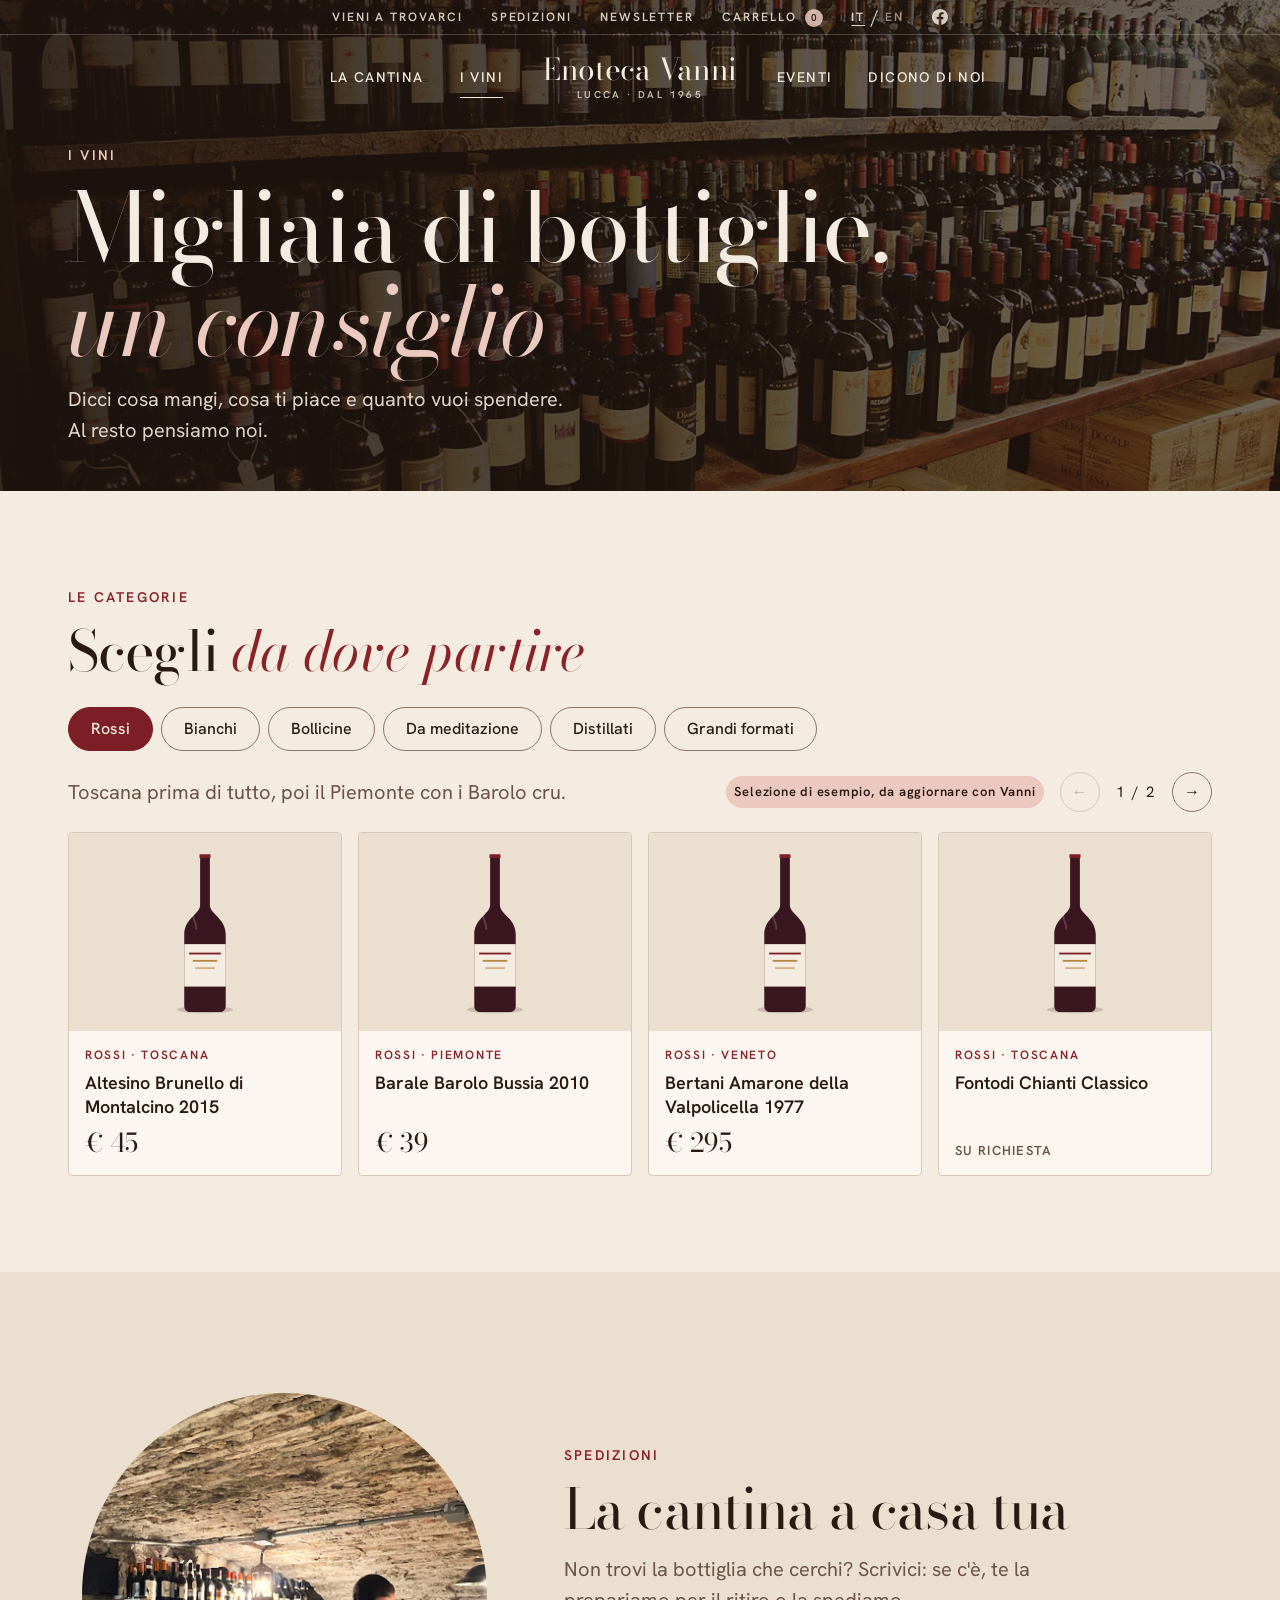
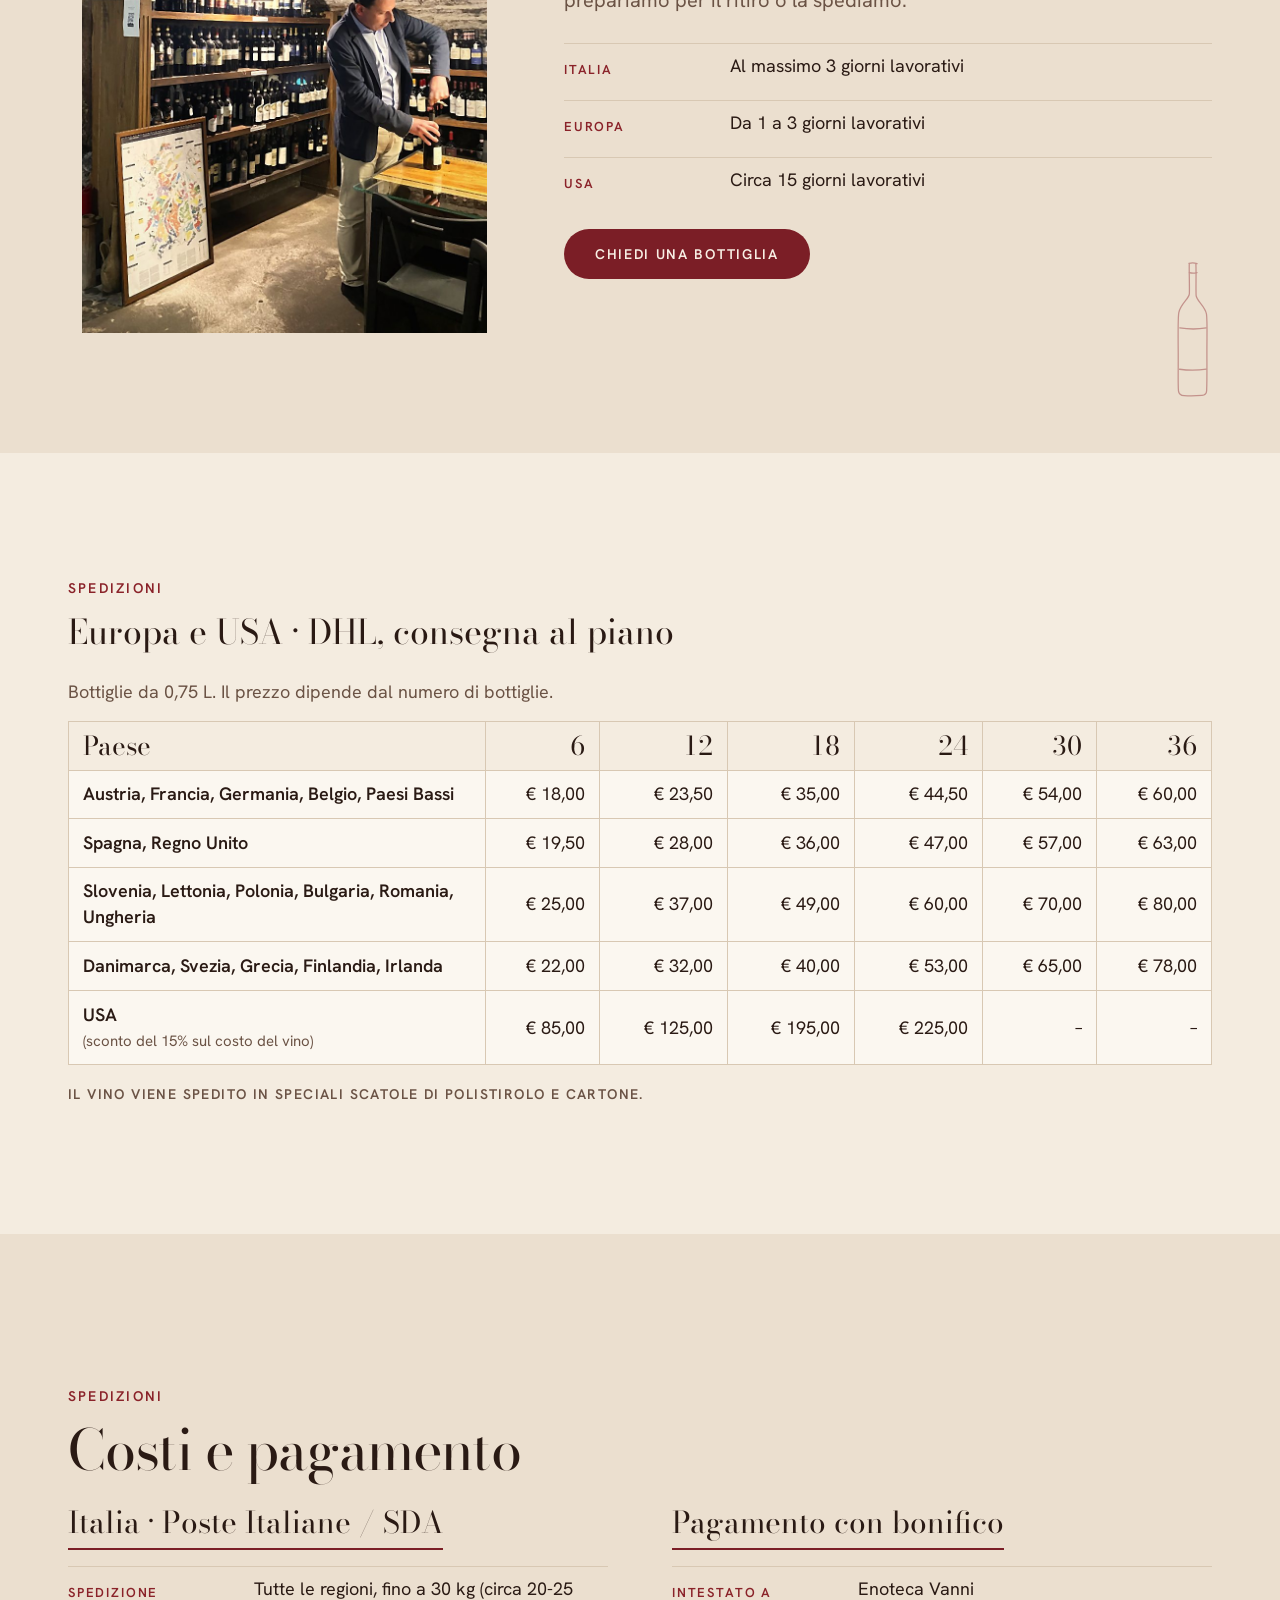
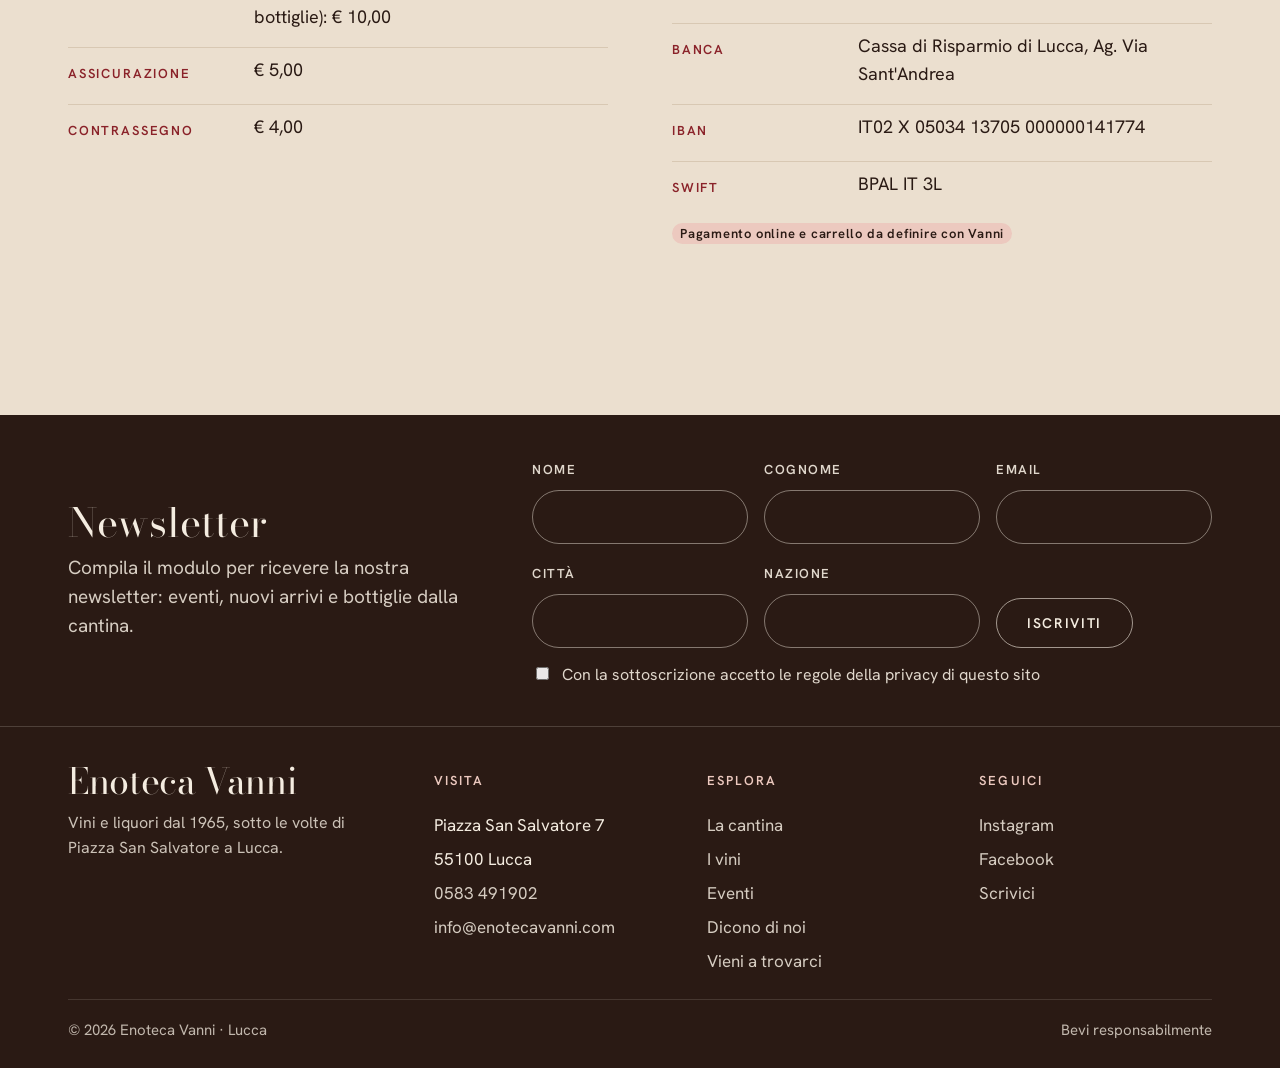
<file: vini.html>
<!DOCTYPE html>

<html lang="it" translate="no">
<head>
<meta charset="utf-8"/>
<meta content="width=device-width, initial-scale=1" name="viewport"/><meta content="notranslate" name="google"/>
<title data-t="t155">I vini · Enoteca Vanni, Lucca</title>
<meta content="Rossi, bianchi, bollicine, vini da meditazione e distillati scelti da Enoteca Vanni a Lucca." data-ta-content="t156" name="description"/>
<meta content="#2a1a14" name="theme-color"/>
<link href="https://fonts.googleapis.com" rel="preconnect"/><link crossorigin="" href="https://fonts.gstatic.com" rel="preconnect"/><link href="https://fonts.googleapis.com/css2?family=Bodoni+Moda:ital,opsz,wght@0,6..96,400..600;1,6..96,400..600&amp;family=Hanken+Grotesk:wght@400;500;600&amp;display=swap" rel="stylesheet"/>
<link href="css/styles.css?v=8" rel="stylesheet"/>
</head>
<body>
<a class="sr-only" data-t="t3" href="#main">Vai al contenuto</a>
<header class="site-header">
<div class="topbar">
<div class="wrap">
<a data-t="t14" href="visita.html">Vieni a trovarci</a>
<a data-t="t5" href="vini.html#spedizioni">Spedizioni</a>
<a data-t="t6" href="#newsletter">Newsletter</a>
<a class="cart" data-t="t7" href="vini.html#spedizioni">Carrello <span class="cart__count" data-cart-count="">0</span></a>
<span class="langswitch" role="group" aria-label="Language"><a class="lang" href="#" data-lang-set="it" lang="it" title="Italiano">IT</a><span aria-hidden="true">/</span><a class="lang" href="#" data-lang-set="en" lang="en" title="English">EN</a></span>
      <a class="social" href="https://www.facebook.com/people/Enoteca-Vanni/100034903287218/" target="_blank" rel="noopener" aria-label="Facebook" title="Facebook"><svg viewBox="0 0 24 24" width="16" height="16" aria-hidden="true" focusable="false"><path fill="currentColor" d="M24 12.07C24 5.4 18.63 0 12 0S0 5.4 0 12.07c0 6.02 4.39 11.02 10.13 11.93v-8.44H7.08v-3.49h3.05V9.41c0-3.02 1.79-4.69 4.53-4.69 1.31 0 2.69.24 2.69.24v2.97h-1.52c-1.49 0-1.96.93-1.96 1.88v2.26h3.33l-.53 3.49h-2.8V24C19.61 23.09 24 18.09 24 12.07z"/></svg></a>
</div>
</div>
<div class="wrap mainbar">
<nav aria-label="Principale" class="nav" data-ta-aria-label="t10" id="nav">
<div class="nav__side nav__side--left"><a data-t="t11" href="cantina.html">La cantina</a><a aria-current="page" data-t="t12" href="vini.html">I vini</a></div>
<div class="nav__side nav__side--right"><a data-t="t13" href="eventi.html">Eventi</a><a data-t="t4" href="dicono-di-noi.html">Dicono di noi</a></div>
<div class="nav__util"><a data-t="t14" href="visita.html">Vieni a trovarci</a><a data-t="t5" href="vini.html#spedizioni">Spedizioni</a><a data-t="t6" href="#newsletter">Newsletter</a><a data-t="t15" href="vini.html#spedizioni">Carrello</a></div>
      <div class="nav__util nav__util--lang"><a class="lang" href="#" data-lang-set="it" lang="it">Italiano</a><a class="lang" href="#" data-lang-set="en" lang="en">English</a><a class="social" href="https://www.facebook.com/people/Enoteca-Vanni/100034903287218/" target="_blank" rel="noopener" aria-label="Facebook"><svg viewBox="0 0 24 24" width="16" height="16" aria-hidden="true" focusable="false"><path fill="currentColor" d="M24 12.07C24 5.4 18.63 0 12 0S0 5.4 0 12.07c0 6.02 4.39 11.02 10.13 11.93v-8.44H7.08v-3.49h3.05V9.41c0-3.02 1.79-4.69 4.53-4.69 1.31 0 2.69.24 2.69.24v2.97h-1.52c-1.49 0-1.96.93-1.96 1.88v2.26h3.33l-.53 3.49h-2.8V24C19.61 23.09 24 18.09 24 12.07z"/></svg></a></div>
</nav>
<a aria-label="Enoteca Vanni, home" class="brand" data-ta-aria-label="t16" href="index.html">
<span class="brand__name" data-t="t17">Enoteca Vanni</span>
<span class="brand__since" data-t="t18">Lucca · dal 1965</span>
</a>
<button aria-controls="nav" aria-expanded="false" aria-label="Menu" class="nav-toggle" data-ta-aria-label="t19"><span></span><span></span><span></span></button>
</div>
</header>
<main id="main">
<section class="page-hero">
<img alt="" class="page-hero__bg" src="images/scaffale-rossi.jpg"/>
<div class="wrap">
<p class="eyebrow" data-t="t12">I vini</p>
<h1 class="display-xl" data-t="t157">Migliaia di bottiglie, <em>un consiglio</em></h1>
<p class="lede" data-t="t158">Dicci cosa mangi, cosa ti piace e quanto vuoi spendere. Al resto pensiamo noi.</p>
</div>
</section>
<section class="section" id="catalogo">
<div class="wrap">
<div class="section-head">
<p class="eyebrow" data-t="t159">Le categorie</p>
<h2 class="display-l" data-t="t160">Scegli <em>da dove partire</em></h2>
</div>
<div aria-label="Categorie di vini" class="cat-tabs" data-ta-aria-label="t161" role="tablist">
<button aria-controls="wine-panel" class="cat-tab" data-cat="rossi" data-t="t39" id="tab-rossi" role="tab" type="button">Rossi</button>
<button aria-controls="wine-panel" class="cat-tab" data-cat="bianchi" data-t="t41" id="tab-bianchi" role="tab" type="button">Bianchi</button>
<button aria-controls="wine-panel" class="cat-tab" data-cat="bollicine" data-t="t43" id="tab-bollicine" role="tab" type="button">Bollicine</button>
<button aria-controls="wine-panel" class="cat-tab" data-cat="meditazione" data-t="t45" id="tab-meditazione" role="tab" type="button">Da meditazione</button>
<button aria-controls="wine-panel" class="cat-tab" data-cat="distillati" data-t="t47" id="tab-distillati" role="tab" type="button">Distillati</button>
<button aria-controls="wine-panel" class="cat-tab" data-cat="grandi-formati" data-t="t49" id="tab-grandi-formati" role="tab" type="button">Grandi formati</button>
</div>
<div aria-live="polite" class="wine-panel" id="wine-panel" role="tabpanel" tabindex="-1">
<div class="wine-panel__head">
<p class="lede" data-panel-intro=""></p>
<div class="wine-panel__tools">
<span class="todo" data-t="t171">Selezione di esempio, da aggiornare con Vanni</span>
<div class="pager" data-pager="" hidden=""><button aria-label="Pagina precedente" data-page-prev="" data-ta-aria-label="t282" type="button">←</button><span data-page-count=""></span><button aria-label="Pagina successiva" data-page-next="" data-ta-aria-label="t283" type="button">→</button></div>
</div>
</div>
<div class="wine-grid" data-wine-grid=""></div>
</div>
</div>
</section>
<section class="section section--sunken" id="spedizioni">
<svg aria-hidden="true" class="deco" height="140" style="bottom:7%;right:5%" width="46"><use href="images/illustrations.svg#bottle"></use></svg>
<div class="wrap split split--media-left">
<div class="arch reveal"><img alt="Un consiglio in cantina" data-ta-alt="t172" loading="lazy" src="images/stappatura.jpg"/></div>
<div class="reveal">
<div class="section-head">
<p class="eyebrow" data-t="t5">Spedizioni</p>
<h2 class="display-l" data-t="t173">La cantina a casa tua</h2>
<p class="lede" data-t="t174">Non trovi la bottiglia che cerchi? Scrivici: se c'è, te la prepariamo per il ritiro o la spediamo.</p>
</div>
<dl class="info-list">
<div><dt data-t="t175">Italia</dt><dd data-t="t176">Al massimo 3 giorni lavorativi</dd></div>
<div><dt data-t="t177">Europa</dt><dd data-t="t178">Da 1 a 3 giorni lavorativi</dd></div>
<div><dt data-t="t179">USA</dt><dd data-t="t180">Circa 15 giorni lavorativi</dd></div>
</dl>
<div class="btn-row"><a class="btn btn--primary" data-t="t181" href="visita.html#contatti">Chiedi una bottiglia</a></div>
</div>
</div>
</section>
<section class="section" id="costi">
<div class="wrap">
<div class="section-head">
<p class="eyebrow" data-t="t5">Spedizioni</p>
<h2 class="display-m" data-t="t187">Europa e USA · DHL, consegna al piano</h2>
</div>
<p class="ship-note" data-t="t188">Bottiglie da 0,75 L. Il prezzo dipende dal numero di bottiglie.</p>
<table class="ship-table">
<thead><tr><th data-t="t189" scope="col">Paese</th><th scope="col">6</th><th scope="col">12</th><th scope="col">18</th><th scope="col">24</th><th scope="col">30</th><th scope="col">36</th></tr></thead>
<tbody>
<tr><th data-t="t190" scope="row">Austria, Francia, Germania, Belgio, Paesi Bassi</th><td data-n="6">€ 18,00</td><td data-n="12">€ 23,50</td><td data-n="18">€ 35,00</td><td data-n="24">€ 44,50</td><td data-n="30">€ 54,00</td><td data-n="36">€ 60,00</td></tr>
<tr><th data-t="t191" scope="row">Spagna, Regno Unito</th><td data-n="6">€ 19,50</td><td data-n="12">€ 28,00</td><td data-n="18">€ 36,00</td><td data-n="24">€ 47,00</td><td data-n="30">€ 57,00</td><td data-n="36">€ 63,00</td></tr>
<tr><th data-t="t192" scope="row">Slovenia, Lettonia, Polonia, Bulgaria, Romania, Ungheria</th><td data-n="6">€ 25,00</td><td data-n="12">€ 37,00</td><td data-n="18">€ 49,00</td><td data-n="24">€ 60,00</td><td data-n="30">€ 70,00</td><td data-n="36">€ 80,00</td></tr>
<tr><th data-t="t193" scope="row">Danimarca, Svezia, Grecia, Finlandia, Irlanda</th><td data-n="6">€ 22,00</td><td data-n="12">€ 32,00</td><td data-n="18">€ 40,00</td><td data-n="24">€ 53,00</td><td data-n="30">€ 65,00</td><td data-n="36">€ 78,00</td></tr>
<tr><th data-t="t194" scope="row">USA <small>(sconto del 15% sul costo del vino)</small></th><td data-n="6">€ 85,00</td><td data-n="12">€ 125,00</td><td data-n="18">€ 195,00</td><td data-n="24">€ 225,00</td><td data-n="30">–</td><td data-n="36">–</td></tr>
</tbody>
</table>
<p class="ship-note ship-note--caps" data-t="t195">Il vino viene spedito in speciali scatole di polistirolo e cartone.</p>
</div>
</section>
<section class="section section--sunken" id="pagamento">
<div class="wrap">
<div class="section-head">
<p class="eyebrow" data-t="t5">Spedizioni</p>
<h2 class="display-l" data-t="t285">Costi e pagamento</h2>
</div>
<div class="ship-cols">
<div>
<h3 data-t="t182">Italia · Poste Italiane / SDA</h3>
<dl class="info-list">
<div><dt data-t="t183">Spedizione</dt><dd data-t="t184">Tutte le regioni, fino a 30 kg (circa 20-25 bottiglie): € 10,00</dd></div>
<div><dt data-t="t185">Assicurazione</dt><dd>€ 5,00</dd></div>
<div><dt data-t="t186">Contrassegno</dt><dd>€ 4,00</dd></div>
</dl>
</div>
<div>
<h3 data-t="t196">Pagamento con bonifico</h3>
<dl class="info-list">
<div><dt data-t="t197">Intestato a</dt><dd data-t="t17">Enoteca Vanni</dd></div>
<div><dt data-t="t198">Banca</dt><dd data-t="t199">Cassa di Risparmio di Lucca, Ag. Via Sant'Andrea</dd></div>
<div><dt data-t="t200">IBAN</dt><dd data-t="t201">IT02 X 05034 13705 000000141774</dd></div>
<div><dt data-t="t202">SWIFT</dt><dd data-t="t203">BPAL IT 3L</dd></div>
</dl>
<p class="ship-note" style="margin-top:var(--space-3)"><span class="todo" data-t="t204">Pagamento online e carrello da definire con Vanni</span></p>
</div>
</div>
</div>
</section>
</main>
<section class="newsletter-band" id="newsletter">
<div class="wrap newsletter">
<div>
<h2 data-t="t6">Newsletter</h2>
<p data-t="t114">Compila il modulo per ricevere la nostra newsletter: eventi, nuovi arrivi e bottiglie dalla cantina.</p>
</div>
<form class="newsletter__form" data-newsletter="" novalidate="">
<label><span data-t="t115">Nome</span><input autocomplete="given-name" name="nome" type="text"/></label>
<label><span data-t="t116">Cognome</span><input autocomplete="family-name" name="cognome" type="text"/></label>
<label><span data-t="t117">Email</span><input autocomplete="email" name="email" required="" type="email"/></label>
<label><span data-t="t118">Città</span><input autocomplete="address-level2" name="citta" type="text"/></label>
<label><span data-t="t119">Nazione</span><input autocomplete="country-name" name="nazione" type="text"/></label>
<div class="nl-btn"><button class="btn btn--light" data-t="t121" type="submit">Iscriviti</button></div>
<label class="nl-check"><input name="privacy" required="" type="checkbox"/><span data-t="t120"> Con la sottoscrizione accetto le regole della privacy di questo sito</span></label>
<p class="newsletter__msg nl-wide" data-newsletter-msg="" role="status"></p>
</form>
</div>
</section>
<footer class="site-footer">
<div class="wrap">
<div class="footer-grid">
<div class="footer-brand">
<span class="brand__name" data-t="t17">Enoteca Vanni</span>
<p data-t="t104">Vini e liquori dal 1965, sotto le volte di Piazza San Salvatore a Lucca.</p>
</div>
<div>
<h4 data-t="t105">Visita</h4>
<ul>
<li data-t="t106">Piazza San Salvatore 7</li>
<li data-t="t107">55100 Lucca</li>
<li><a href="tel:+390583491902">0583 491902</a></li>
<li><a data-t="t108" href="mailto:info@enotecavanni.com">info@enotecavanni.com</a></li>
</ul>
</div>
<div>
<h4 data-t="t109">Esplora</h4>
<ul>
<li><a data-t="t11" href="cantina.html">La cantina</a></li>
<li><a data-t="t12" href="vini.html">I vini</a></li>
<li><a data-t="t13" href="eventi.html">Eventi</a></li>
<li><a data-t="t4" href="dicono-di-noi.html">Dicono di noi</a></li>
<li><a data-t="t14" href="visita.html">Vieni a trovarci</a></li>
</ul>
</div>
<div>
<h4 data-t="t110">Seguici</h4>
<ul>
<li><a data-t="t111" href="#">Instagram</a></li>
<li><a data-t="t112" href="#">Facebook</a></li>
<li><a data-t="t113" href="visita.html#contatti">Scrivici</a></li>
</ul>
</div>
</div>
<div class="footer-base">
<span data-t="t122">© <span data-year="">2026</span> Enoteca Vanni · Lucca</span>
<span data-t="t123">Bevi responsabilmente</span>
</div>
</div>
</footer>
<script src="js/wines.js?v=8"></script>
<script src="js/i18n.js?v=8"></script>
<script src="js/main.js?v=8"></script>
</body>
</html>
</file>
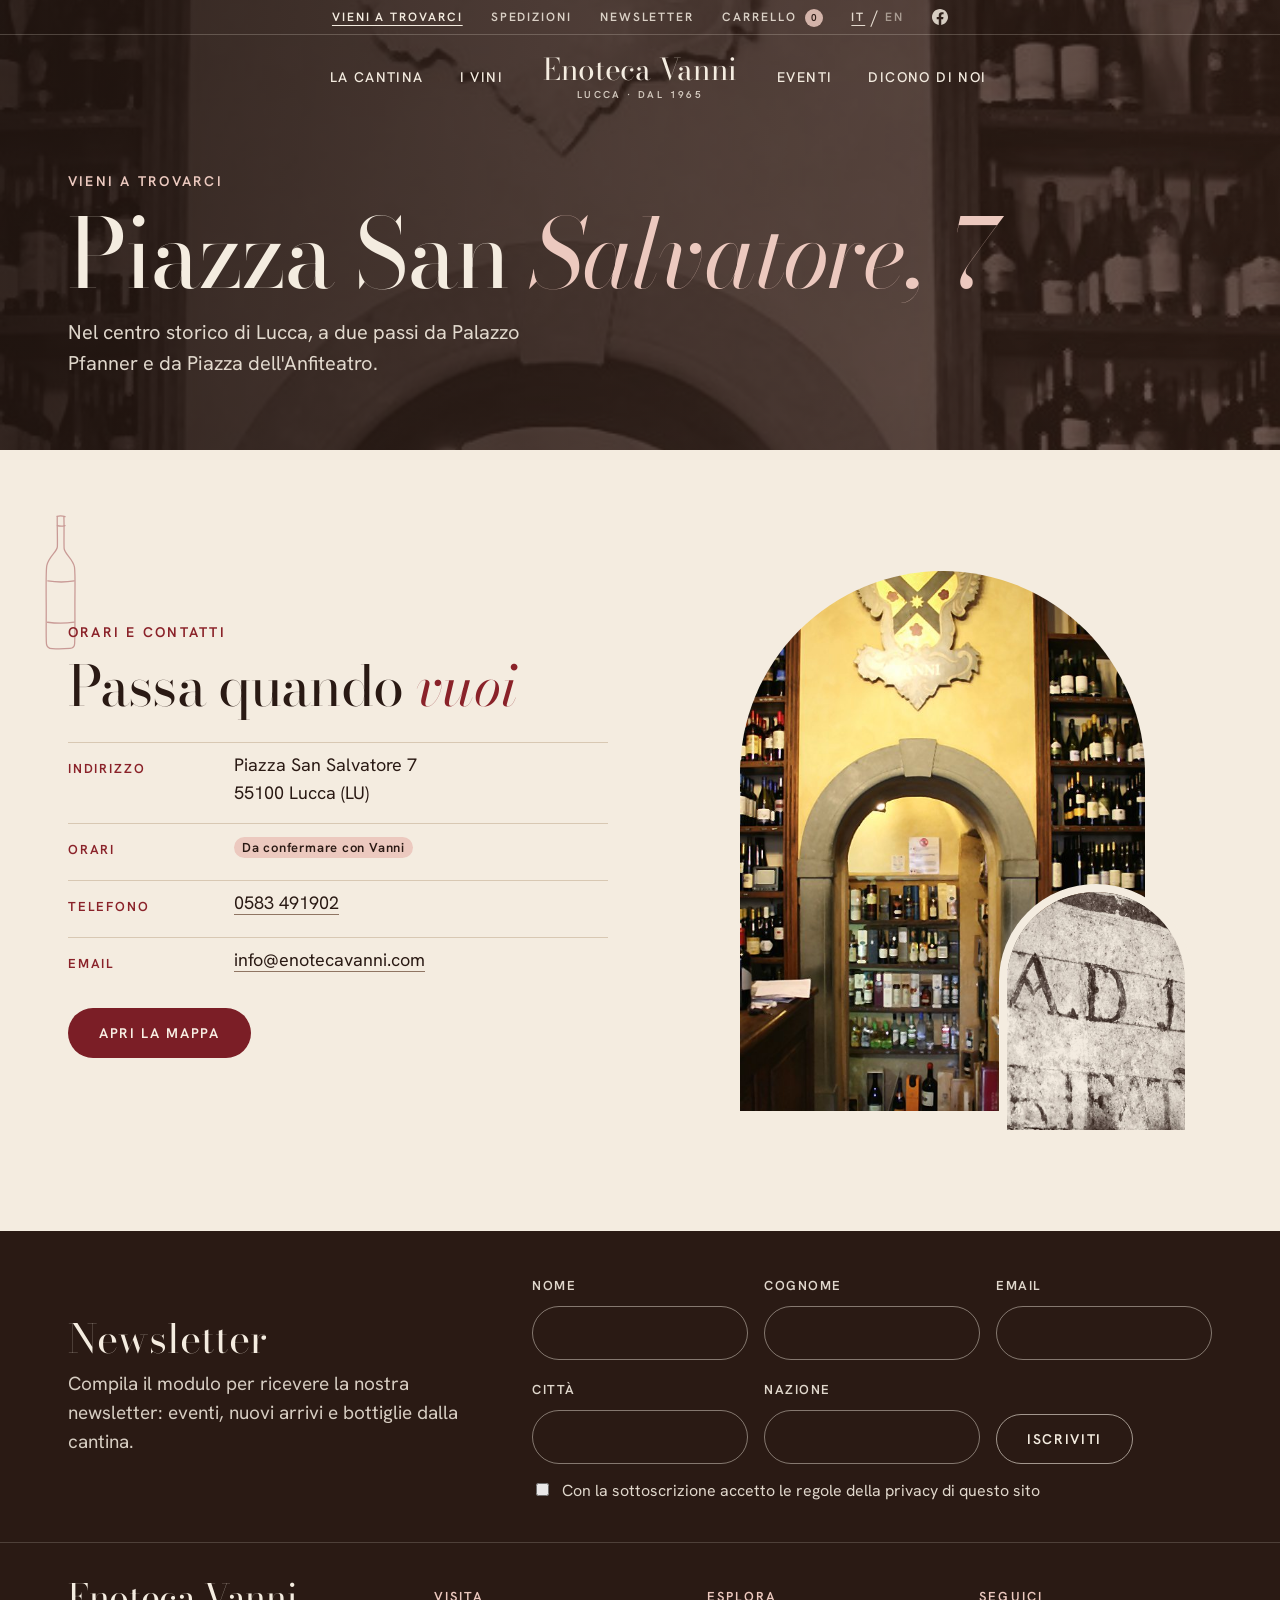
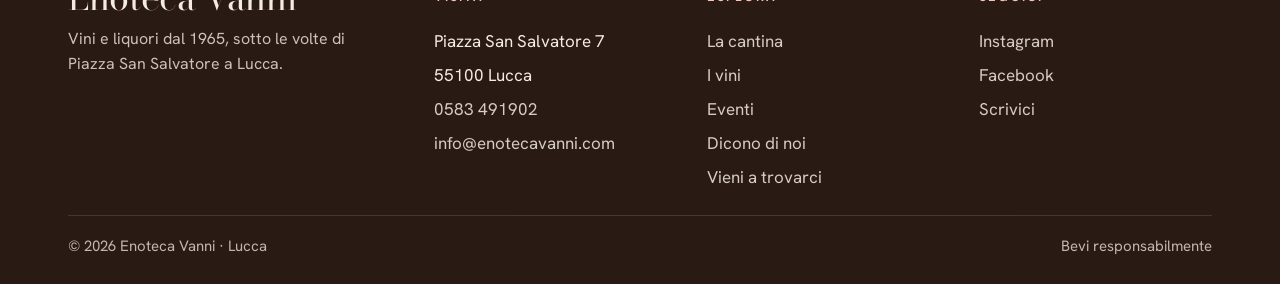
<file: visita.html>
<!DOCTYPE html>

<html lang="it" translate="no">
<head>
<meta charset="utf-8"/>
<meta content="width=device-width, initial-scale=1" name="viewport"/><meta content="notranslate" name="google"/>
<title data-t="t237">Vieni a trovarci · Enoteca Vanni, Lucca</title>
<meta content="Enoteca Vanni, Piazza San Salvatore 7, Lucca. Orari, indicazioni e contatti." data-ta-content="t238" name="description"/>
<meta content="#2a1a14" name="theme-color"/>
<link href="https://fonts.googleapis.com" rel="preconnect"/><link crossorigin="" href="https://fonts.gstatic.com" rel="preconnect"/><link href="https://fonts.googleapis.com/css2?family=Bodoni+Moda:ital,opsz,wght@0,6..96,400..600;1,6..96,400..600&amp;family=Hanken+Grotesk:wght@400;500;600&amp;display=swap" rel="stylesheet"/>
<link href="css/styles.css?v=8" rel="stylesheet"/>
</head>
<body>
<a class="sr-only" data-t="t3" href="#main">Vai al contenuto</a>
<header class="site-header">
<div class="topbar">
<div class="wrap">
<a aria-current="page" data-t="t14" href="visita.html">Vieni a trovarci</a>
<a data-t="t5" href="vini.html#spedizioni">Spedizioni</a>
<a data-t="t6" href="#newsletter">Newsletter</a>
<a class="cart" data-t="t7" href="vini.html#spedizioni">Carrello <span class="cart__count" data-cart-count="">0</span></a>
<span class="langswitch" role="group" aria-label="Language"><a class="lang" href="#" data-lang-set="it" lang="it" title="Italiano">IT</a><span aria-hidden="true">/</span><a class="lang" href="#" data-lang-set="en" lang="en" title="English">EN</a></span>
      <a class="social" href="https://www.facebook.com/people/Enoteca-Vanni/100034903287218/" target="_blank" rel="noopener" aria-label="Facebook" title="Facebook"><svg viewBox="0 0 24 24" width="16" height="16" aria-hidden="true" focusable="false"><path fill="currentColor" d="M24 12.07C24 5.4 18.63 0 12 0S0 5.4 0 12.07c0 6.02 4.39 11.02 10.13 11.93v-8.44H7.08v-3.49h3.05V9.41c0-3.02 1.79-4.69 4.53-4.69 1.31 0 2.69.24 2.69.24v2.97h-1.52c-1.49 0-1.96.93-1.96 1.88v2.26h3.33l-.53 3.49h-2.8V24C19.61 23.09 24 18.09 24 12.07z"/></svg></a>
</div>
</div>
<div class="wrap mainbar">
<nav aria-label="Principale" class="nav" data-ta-aria-label="t10" id="nav">
<div class="nav__side nav__side--left"><a data-t="t11" href="cantina.html">La cantina</a><a data-t="t12" href="vini.html">I vini</a></div>
<div class="nav__side nav__side--right"><a data-t="t13" href="eventi.html">Eventi</a><a data-t="t4" href="dicono-di-noi.html">Dicono di noi</a></div>
<div class="nav__util"><a aria-current="page" data-t="t14" href="visita.html">Vieni a trovarci</a><a data-t="t5" href="vini.html#spedizioni">Spedizioni</a><a data-t="t6" href="#newsletter">Newsletter</a><a data-t="t15" href="vini.html#spedizioni">Carrello</a></div>
      <div class="nav__util nav__util--lang"><a class="lang" href="#" data-lang-set="it" lang="it">Italiano</a><a class="lang" href="#" data-lang-set="en" lang="en">English</a><a class="social" href="https://www.facebook.com/people/Enoteca-Vanni/100034903287218/" target="_blank" rel="noopener" aria-label="Facebook"><svg viewBox="0 0 24 24" width="16" height="16" aria-hidden="true" focusable="false"><path fill="currentColor" d="M24 12.07C24 5.4 18.63 0 12 0S0 5.4 0 12.07c0 6.02 4.39 11.02 10.13 11.93v-8.44H7.08v-3.49h3.05V9.41c0-3.02 1.79-4.69 4.53-4.69 1.31 0 2.69.24 2.69.24v2.97h-1.52c-1.49 0-1.96.93-1.96 1.88v2.26h3.33l-.53 3.49h-2.8V24C19.61 23.09 24 18.09 24 12.07z"/></svg></a></div>
</nav>
<a aria-label="Enoteca Vanni, home" class="brand" data-ta-aria-label="t16" href="index.html">
<span class="brand__name" data-t="t17">Enoteca Vanni</span>
<span class="brand__since" data-t="t18">Lucca · dal 1965</span>
</a>
<button aria-controls="nav" aria-expanded="false" aria-label="Menu" class="nav-toggle" data-ta-aria-label="t19"><span></span><span></span><span></span></button>
</div>
</header>
<main id="main">
<section class="page-hero">
<img alt="" class="page-hero__bg" src="images/duo-arco.jpg" style="object-position:center 30%"/>
<div class="wrap">
<p class="eyebrow" data-t="t14">Vieni a trovarci</p>
<h1 class="display-xl" data-t="t239">Piazza San <em>Salvatore, 7</em></h1>
<p class="lede" data-t="t240">Nel centro storico di Lucca, a due passi da Palazzo Pfanner e da Piazza dell'Anfiteatro.</p>
</div>
</section>
<section class="section" id="contatti">
<svg aria-hidden="true" class="deco" height="140" style="top:8%;left:3%" width="46"><use href="images/illustrations.svg#bottle"></use></svg>
<div class="wrap split">
<div class="reveal">
<div class="section-head">
<p class="eyebrow" data-t="t241">Orari e contatti</p>
<h2 class="display-l" data-t="t242">Passa quando <em>vuoi</em></h2>
</div>
<dl class="info-list">
<div><dt data-t="t97">Indirizzo</dt><dd data-t="t243">Piazza San Salvatore 7<br/>55100 Lucca (LU)</dd></div>
<div><dt data-t="t100">Orari</dt><dd><span class="todo" data-t="t244">Da confermare con Vanni</span></dd></div>
<div><dt data-t="t99">Telefono</dt><dd><a href="tel:+390583491902">0583 491902</a></dd></div>
<div><dt data-t="t117">Email</dt><dd><a data-t="t108" href="mailto:info@enotecavanni.com">info@enotecavanni.com</a></dd></div>
</dl>
<div class="btn-row">
<a class="btn btn--primary" data-t="t245" href="https://www.openstreetmap.org/search?query=Piazza%20San%20Salvatore%207%20Lucca" rel="noopener" target="_blank">Apri la mappa</a>
</div>
</div>
<div class="arch-pair reveal"><div class="arch"><img alt="" loading="lazy" src="images/arco-stemma.jpg"/></div><div class="arch arch--small"><img alt="" loading="lazy" src="images/duo-1805.jpg"/></div></div>
</div>
</section>
</main>
<section class="newsletter-band" id="newsletter">
<div class="wrap newsletter">
<div>
<h2 data-t="t6">Newsletter</h2>
<p data-t="t114">Compila il modulo per ricevere la nostra newsletter: eventi, nuovi arrivi e bottiglie dalla cantina.</p>
</div>
<form class="newsletter__form" data-newsletter="" novalidate="">
<label><span data-t="t115">Nome</span><input autocomplete="given-name" name="nome" type="text"/></label>
<label><span data-t="t116">Cognome</span><input autocomplete="family-name" name="cognome" type="text"/></label>
<label><span data-t="t117">Email</span><input autocomplete="email" name="email" required="" type="email"/></label>
<label><span data-t="t118">Città</span><input autocomplete="address-level2" name="citta" type="text"/></label>
<label><span data-t="t119">Nazione</span><input autocomplete="country-name" name="nazione" type="text"/></label>
<div class="nl-btn"><button class="btn btn--light" data-t="t121" type="submit">Iscriviti</button></div>
<label class="nl-check"><input name="privacy" required="" type="checkbox"/><span data-t="t120"> Con la sottoscrizione accetto le regole della privacy di questo sito</span></label>
<p class="newsletter__msg nl-wide" data-newsletter-msg="" role="status"></p>
</form>
</div>
</section>
<footer class="site-footer">
<div class="wrap">
<div class="footer-grid">
<div class="footer-brand">
<span class="brand__name" data-t="t17">Enoteca Vanni</span>
<p data-t="t104">Vini e liquori dal 1965, sotto le volte di Piazza San Salvatore a Lucca.</p>
</div>
<div>
<h4 data-t="t105">Visita</h4>
<ul>
<li data-t="t106">Piazza San Salvatore 7</li>
<li data-t="t107">55100 Lucca</li>
<li><a href="tel:+390583491902">0583 491902</a></li>
<li><a data-t="t108" href="mailto:info@enotecavanni.com">info@enotecavanni.com</a></li>
</ul>
</div>
<div>
<h4 data-t="t109">Esplora</h4>
<ul>
<li><a data-t="t11" href="cantina.html">La cantina</a></li>
<li><a data-t="t12" href="vini.html">I vini</a></li>
<li><a data-t="t13" href="eventi.html">Eventi</a></li>
<li><a data-t="t4" href="dicono-di-noi.html">Dicono di noi</a></li>
<li><a data-t="t14" href="visita.html">Vieni a trovarci</a></li>
</ul>
</div>
<div>
<h4 data-t="t110">Seguici</h4>
<ul>
<li><a data-t="t111" href="#">Instagram</a></li>
<li><a data-t="t112" href="#">Facebook</a></li>
<li><a data-t="t113" href="visita.html#contatti">Scrivici</a></li>
</ul>
</div>
</div>
<div class="footer-base">
<span data-t="t122">© <span data-year="">2026</span> Enoteca Vanni · Lucca</span>
<span data-t="t123">Bevi responsabilmente</span>
</div>
</div>
</footer>
<script src="js/i18n.js?v=8"></script>
<script src="js/main.js?v=8"></script>
</body>
</html>
</file>
<file: css/styles.css>
/* Enoteca Vanni, site styles. Tokens match the Enoteca Vanni brand guideline.
   Layout rule: every section fits one screen (100svh minus the fixed header). */
:root {
  --bg: #f4ece0;
  --bg-raised: #fbf7f0;
  --bg-sunken: #ebdfcf;
  --bg-inverse: #2a1a14;
  --ink: #2a1a14;
  --ink-muted: #6b5345;
  --ink-inverse: #f4ece0;
  --vino: #7b1e26;
  --vino-deep: #561219;
  --vino-text: #8a2229;
  --rosso: #a3272c;
  --rosato: #ecc9bf;
  --candela: #b98543;
  --on-vino: #f8efe4;
  --line: #d8c8b3;
  --line-strong: #8f7563;
  --focus: #a3272c;
  --shadow-lift: 0 12px 32px rgba(42, 26, 20, .12);

  --space-1: 4px; --space-2: 8px; --space-3: 16px; --space-4: 24px;
  --space-5: 40px; --space-6: 64px;
  --radius-sm: 4px; --radius-arch: 999px;

  --font-display: "Bodoni Moda", "Didot", Georgia, serif;
  --font-sans: "Hanken Grotesk", "Helvetica Neue", Arial, sans-serif;
  --wrap: 1240px;
  --gutter: clamp(16px, 4vw, 48px);

  /* Screen model */
  --header-h: 119px;                                   /* topbar 34 + 1px rule + mainbar 84 */
  --screen: calc(100svh - var(--header-h));            /* room for one section */
  --pad-y: clamp(20px, 4.5svh, 56px);                  /* vertical padding inside a section */
  --gap: clamp(28px, 5vw, 72px);                       /* column gap */
  --head-gap: clamp(16px, 3svh, 32px);                 /* space under a section heading */
}
@media (max-width: 880px) { :root { --header-h: 76px; } }

*, *::before, *::after { box-sizing: border-box; }
html { scroll-behavior: smooth; scroll-snap-type: y proximity; -webkit-text-size-adjust: 100%; }
body {
  margin: 0; background: var(--bg); color: var(--ink);
  font-family: var(--font-sans); font-size: 18px; line-height: 28px;
  -webkit-font-smoothing: antialiased; overflow-x: hidden;
}
img { display: block; max-width: 100%; height: auto; }
a { color: inherit; }
:focus-visible { outline: 2px solid var(--focus); outline-offset: 2px; }
.sr-only { position: absolute; width: 1px; height: 1px; overflow: hidden; clip: rect(0 0 0 0); white-space: nowrap; }
p { margin: 0 0 var(--space-3); }

/* ---------- Sections: one screen each ---------- */
.wrap { max-width: var(--wrap); margin: 0 auto; padding: 0 var(--gutter); width: 100%; }
.section {
  min-height: var(--screen); padding: var(--pad-y) 0;
  display: flex; flex-direction: column; justify-content: center;
  scroll-snap-align: start; scroll-margin-top: var(--header-h);
}
.section--sunken { background: var(--bg-sunken); }
.section--dark { background: var(--bg-inverse); color: var(--ink-inverse); }
.section--vino { background: var(--vino); color: var(--on-vino); }
[id] { scroll-margin-top: var(--header-h); }

/* ---------- Type ---------- */
.eyebrow {
  font-family: var(--font-sans); font-size: 14px; line-height: 18px; font-weight: 600;
  letter-spacing: .16em; text-transform: uppercase; color: var(--vino-text); margin: 0 0 var(--space-3);
}
.section--dark .eyebrow, .section--vino .eyebrow, .hero .eyebrow, .page-hero .eyebrow { color: var(--rosato); }
.display-xl, .display-l, .display-m { font-family: var(--font-display); font-weight: 400; margin: 0; text-wrap: balance; }
.display-xl { font-size: clamp(40px, min(8vw, 11svh), 96px); line-height: .98; letter-spacing: -.02em; }
.display-l { font-size: clamp(30px, min(5vw, 7.2svh), 56px); line-height: 1.04; letter-spacing: -.015em; }
.display-m { font-size: clamp(24px, min(3vw, 4.6svh), 34px); line-height: 1.12; }
.display-xl em, .display-l em, .display-m em { font-style: italic; color: var(--vino-text); }
.section--dark em, .section--vino em, .hero em, .page-hero em { color: var(--rosato) !important; }
.lede { font-size: 20px; line-height: 31px; color: var(--ink-muted); max-width: 46ch; margin: var(--space-3) 0 0; }
.section--dark .lede, .section--vino .lede { color: inherit; opacity: .86; }

/* One heading block for every section: eyebrow, headline, short intro */
.section-head { margin-bottom: var(--head-gap); }
.section-head--row { display: flex; justify-content: space-between; align-items: flex-end; gap: var(--space-4); flex-wrap: wrap; }
.section-head > :last-child { margin-bottom: 0; }

/* ---------- Buttons ---------- */
.btn {
  display: inline-flex; align-items: center; justify-content: center; gap: var(--space-2);
  font-family: var(--font-sans); font-size: 14px; line-height: 18px; font-weight: 600;
  letter-spacing: .12em; text-transform: uppercase; text-decoration: none;
  padding: 15px 30px; border-radius: var(--radius-arch); border: 1px solid transparent; cursor: pointer;
  transition: background-color .2s ease, color .2s ease, border-color .2s ease;
}
.btn--primary { background: var(--vino); color: var(--on-vino); }
.btn--primary:hover { background: var(--vino-deep); }
.btn--outline { color: var(--ink); border-color: var(--line-strong); background: transparent; }
.btn--outline:hover { border-color: var(--ink); }
.btn--light { color: var(--ink-inverse); border-color: rgba(244, 236, 224, .6); background: transparent; }
.btn--light:hover { border-color: var(--ink-inverse); background: rgba(244, 236, 224, .08); }
.section--vino .btn--primary, .section--dark .btn--primary { background: var(--on-vino); color: var(--vino-deep); }
.section--vino .btn--primary:hover, .section--dark .btn--primary:hover { background: var(--rosato); }
.link {
  font-size: 14px; font-weight: 600; letter-spacing: .12em; text-transform: uppercase; text-decoration: none;
  color: var(--vino-text); border-bottom: 1px solid currentColor; padding-bottom: 3px;
}
.link:hover { color: var(--rosso); }
.btn-row { display: flex; flex-wrap: wrap; gap: var(--space-3); margin-top: clamp(16px, 3.4svh, 32px); }

/* ---------- Header ---------- */
.site-header {
  position: fixed; inset: 0 0 auto 0; z-index: 50; color: var(--ink-inverse);
  transition: background-color .3s ease, color .3s ease, box-shadow .3s ease;
}
.site-header.is-solid, .site-header--solid { background: var(--bg-raised); color: var(--ink); box-shadow: 0 1px 0 var(--line); }
.topbar { border-bottom: 1px solid rgba(244, 236, 224, .22); transition: border-color .3s ease; }
.is-solid .topbar, .site-header--solid .topbar { border-bottom-color: var(--line); }
.topbar .wrap { display: flex; justify-content: center; align-items: center; gap: 28px; height: 34px; }
.topbar a { text-decoration: none; font-size: 12px; font-weight: 600; letter-spacing: .16em; text-transform: uppercase; opacity: .85; }
.topbar a:hover, .topbar a[aria-current="page"] { opacity: 1; text-decoration: underline; text-underline-offset: 4px; }
.cart__count { display: inline-block; min-width: 18px; padding: 0 5px; margin-left: 4px; border-radius: 999px; background: var(--rosato); color: var(--ink); text-align: center; font-size: 10px; line-height: 18px; letter-spacing: 0; }
.mainbar { display: grid; grid-template-columns: 1fr auto 1fr; align-items: center; height: 84px; column-gap: var(--space-5); }
.brand { text-decoration: none; display: flex; flex-direction: column; align-items: center; text-align: center; line-height: 1; grid-column: 2; grid-row: 1; }
.brand__name { font-family: var(--font-display); font-size: 30px; letter-spacing: -.01em; white-space: nowrap; }
.brand__since { font-size: 10px; font-weight: 600; letter-spacing: .24em; text-transform: uppercase; margin-top: 6px; opacity: .8; }
.nav { display: contents; }
.nav__side { display: flex; align-items: center; gap: 36px; grid-row: 1; }
.nav__side--left { grid-column: 1; justify-content: flex-end; }
.nav__side--right { grid-column: 3; justify-content: flex-start; }
.nav a { text-decoration: none; font-size: 14px; font-weight: 500; letter-spacing: .1em; text-transform: uppercase; padding: 6px 0; border-bottom: 1px solid transparent; white-space: nowrap; }
.nav a:hover, .nav a[aria-current="page"] { border-bottom-color: currentColor; }
.nav__util { display: none; }
.nav-toggle { display: none; background: none; border: 0; color: inherit; padding: 8px; cursor: pointer; }
.nav-toggle span { display: block; width: 24px; height: 1.5px; background: currentColor; margin: 6px 0; transition: transform .25s ease, opacity .25s ease; }

@media (max-width: 1020px) { .nav__side { gap: 22px; } .mainbar { column-gap: var(--space-4); } .nav a { font-size: 13px; letter-spacing: .06em; } }
@media (max-width: 880px) {
  .topbar { display: none; }
  .mainbar { display: flex; justify-content: space-between; height: 76px; }
  .brand { align-items: flex-start; text-align: left; position: relative; z-index: 2; }
  .brand__name { font-size: 26px; }
  .nav-toggle { display: block; position: relative; z-index: 2; }
  .nav {
    display: flex; position: fixed; inset: 0; flex-direction: column; justify-content: center; align-items: center; gap: 28px;
    background: var(--bg-inverse); color: var(--ink-inverse);
    opacity: 0; pointer-events: none; transition: opacity .3s ease;
  }
  .nav__side { flex-direction: column; gap: 22px; }
  .nav a { font-family: var(--font-display); font-size: 34px; text-transform: none; letter-spacing: 0; }
  .nav__util { display: flex; flex-wrap: wrap; justify-content: center; gap: 8px 22px; margin-top: 12px; }
  .nav .nav__util a { font-family: var(--font-sans); font-size: 12px; font-weight: 600; letter-spacing: .16em; text-transform: uppercase; opacity: .75; }
  .nav-open .nav { opacity: 1; pointer-events: auto; }
  .nav-open .site-header { color: var(--ink-inverse); background: transparent; box-shadow: none; }
  .nav-open .nav-toggle span:nth-child(1) { transform: translateY(7.5px) rotate(45deg); }
  .nav-open .nav-toggle span:nth-child(2) { opacity: 0; }
  .nav-open .nav-toggle span:nth-child(3) { transform: translateY(-7.5px) rotate(-45deg); }
  .nav-open { overflow: hidden; }
}
@media (max-width: 880px) and (max-height: 640px) { .nav { gap: 16px; } .nav__side { gap: 12px; } .nav a { font-size: 28px; } }

/* ---------- Heroes (header floats over them) ---------- */
.hero {
  position: relative; min-height: 100svh; display: flex; align-items: center;
  padding: var(--header-h) 0 clamp(24px, 6svh, 64px);
  color: var(--ink-inverse); background: var(--bg-inverse); overflow: hidden; scroll-snap-align: start;
}
.hero__slides { position: absolute; inset: 0; }
.hero__slides img { position: absolute; inset: 0; width: 100%; height: 100%; object-fit: cover; opacity: 0; transition: opacity 2.2s ease; }
.hero__slides img.is-active { opacity: 1; }
.hero::after {
  content: ""; position: absolute; inset: 0; pointer-events: none;
  background: linear-gradient(180deg, rgba(20,12,9,.7) 0%, rgba(20,12,9,.45) 35%, rgba(20,12,9,.6) 65%, rgba(20,12,9,.9) 100%);
}
.hero__inner { position: relative; z-index: 2; width: 100%; }
.hero__content { max-width: 1100px; margin: 0 auto; text-align: center; text-shadow: 0 2px 24px rgba(0,0,0,.55); }
.hero .display-xl { font-size: clamp(42px, min(9vw, 15svh), 132px); line-height: .96; color: #fff; }
.hero .eyebrow { font-size: clamp(12px, 1.3vw, 16px); line-height: 20px; color: #fff; letter-spacing: .22em; margin-bottom: clamp(12px, 2.4svh, 24px); }
.hero .lede { color: #fff; opacity: 1; font-size: clamp(16px, min(1.9vw, 3.4svh), 24px); line-height: 1.45; max-width: 44ch; margin: clamp(12px, 2.4svh, 24px) auto 0; }
.hero .btn-row { justify-content: center; }
.hero .btn { font-size: 14px; padding: 17px 34px; text-shadow: none; }
.hero .btn--light { border-color: #fff; color: #fff; }

.page-hero {
  position: relative; display: flex; align-items: center;
  min-height: clamp(320px, 50svh, 520px);
  padding: calc(var(--header-h) + clamp(16px, 3svh, 32px)) 0 clamp(24px, 5svh, 56px);
  background: var(--bg-inverse); color: var(--ink-inverse); overflow: hidden; scroll-snap-align: start;
}
.page-hero__bg { position: absolute; inset: 0; width: 100%; height: 100%; object-fit: cover; opacity: .42; }
.page-hero::after { content: ""; position: absolute; inset: 0; background: linear-gradient(90deg, rgba(28,18,14,.75), rgba(28,18,14,.15)); }
.page-hero .wrap { position: relative; z-index: 1; }
.page-hero .lede { color: inherit; opacity: .9; }

/* ---------- Split layout and arch ---------- */
.split { display: grid; grid-template-columns: 1fr 1fr; gap: var(--gap); align-items: center; }
.split--media-left { grid-template-columns: .8fr 1.2fr; }
@media (max-width: 880px) { .split, .split--media-left { grid-template-columns: 1fr; gap: var(--space-4); } }

/* Signature arch: height follows the screen, width follows the 3:4 ratio */
.arch {
  height: clamp(200px, calc((var(--screen) - 2 * var(--pad-y)) * .92), 540px); aspect-ratio: 3 / 4; justify-self: center;
  border-radius: var(--radius-arch) var(--radius-arch) 0 0; overflow: hidden; background: var(--bg-sunken); position: relative;
}
.arch img { width: 100%; height: 100%; object-fit: cover; }
@media (max-width: 880px) { .arch { height: clamp(120px, 25svh, 300px); } }

.facts { display: grid; grid-template-columns: repeat(3, 1fr); gap: var(--space-4); margin: clamp(16px, 3.4svh, 32px) 0 0; border-top: 1px solid var(--line); padding-top: var(--space-3); }
.facts dt { font-family: var(--font-display); font-size: clamp(30px, min(4vw, 6svh), 44px); line-height: 1; color: var(--vino-text); }
.facts dd { margin: var(--space-2) 0 0; font-size: 16px; line-height: 24px; color: var(--ink-muted); }
@media (max-width: 600px) { .facts { gap: var(--space-3); margin-top: 12px; } .facts dd { font-size: 14px; line-height: 20px; } .lede { font-size: 17px; line-height: 26px; } }

/* ---------- Home: wine categories ---------- */
.collections { display: grid; grid-template-columns: minmax(0, 1fr) minmax(200px, 300px); gap: var(--gap); align-items: center; }
.collections__list { list-style: none; margin: 0; padding: 0; border-top: 1px solid var(--line-strong); }
.collections__list li { border-bottom: 1px solid var(--line); }
.collections__list a { display: flex; align-items: baseline; justify-content: space-between; gap: var(--space-4); padding: clamp(10px, 1.9svh, 16px) 0; text-decoration: none; }
.collections__name { font-family: var(--font-sans); font-size: 22px; line-height: 30px; font-weight: 500; letter-spacing: 0; transition: color .2s ease, transform .3s ease; }
.collections__note { font-size: 17px; line-height: 25px; color: var(--ink-muted); text-align: right; }
.collections__list a:hover .collections__name, .collections__list a:focus-visible .collections__name { color: var(--vino-text); transform: translateX(6px); }
.collections__preview .arch { height: clamp(240px, calc(var(--screen) - 2 * var(--pad-y) - 150px), 440px); }
.collections__preview .arch img { transition: opacity .35s ease; }
@media (max-width: 880px) {
  .collections { grid-template-columns: 1fr; }
  .collections__preview { display: none; }
}
@media (max-width: 520px) { .collections__list a { flex-direction: column; gap: 0; align-items: flex-start; } .collections__note { text-align: left; } }

/* ---------- Home: photo strip (scrolls sideways) ---------- */
.strip-wrap { position: relative; }
.strip {
  display: flex; gap: var(--space-3); overflow-x: auto; scroll-snap-type: x proximity; scrollbar-width: thin;
  padding: 0 var(--gutter) var(--space-2) max(var(--gutter), calc((100vw - var(--wrap)) / 2 + var(--gutter)));
  scroll-padding-left: max(var(--gutter), calc((100vw - var(--wrap)) / 2 + var(--gutter)));
}
.strip figure { margin: 0; flex: 0 0 auto; scroll-snap-align: start; }
.strip img { height: clamp(200px, calc(var(--screen) - 2 * var(--pad-y) - 230px), 460px); width: auto; aspect-ratio: 4 / 5; object-fit: cover; }
.strip figure:nth-child(3n+2) img { border-radius: var(--radius-arch) var(--radius-arch) 0 0; }
.strip figcaption { font-size: 16px; line-height: 24px; color: var(--ink-muted); margin-top: var(--space-2); max-width: 22ch; }
.strip-hint { display: flex; align-items: center; gap: 10px; font-size: 13px; font-weight: 600; letter-spacing: .16em; text-transform: uppercase; color: var(--vino-text); margin: 0 0 var(--space-3); }
.strip-hint::after { content: ""; width: 56px; height: 1px; background: currentColor; box-shadow: 6px 0 0 -0px transparent; }
.strip-hint span { display: inline-block; animation: nudge 2.2s ease-in-out infinite; }
@keyframes nudge { 50% { transform: translateX(6px); } }
@media (prefers-reduced-motion: reduce) { .strip-hint span { animation: none; } }
@media (max-width: 600px) { .strip img { height: clamp(150px, calc(var(--screen) - 2 * var(--pad-y) - 250px), 300px); } .strip figcaption { font-size: 15px; line-height: 21px; } }

/* ---------- Photo backgrounds, soft and transparent ---------- */
.section--img { position: relative; isolation: isolate; }
.section--img::before {
  content: ""; position: absolute; inset: 0; z-index: -1; pointer-events: none;
  background: var(--bg-img) center / cover no-repeat; opacity: var(--bg-op, .16);
}
.section--dark.section--img::before { opacity: var(--bg-op, .3); }
.section--vino.section--img::before { opacity: var(--bg-op, .28); mix-blend-mode: luminosity; }

/* ---------- Small drawn extras ---------- */
.deco { position: absolute; z-index: 0; pointer-events: none; color: var(--vino-text); opacity: .4; }
.section--dark .deco, .section--vino .deco { color: var(--rosato); opacity: .45; }
@media (max-width: 880px), (max-height: 640px) { .deco { display: none; } }
.section { position: relative; }
.section > .wrap { position: relative; z-index: 1; }

/* Two arches, one overlapping the other, with a stamp */
.arch-pair { position: relative; justify-self: center; }
.arch-pair > .arch { justify-self: unset; }
.arch-pair .arch--small { position: absolute; height: auto; width: 44%; right: -12%; bottom: -5%; border: 8px solid var(--bg); box-sizing: content-box; }
.stamp-badge { position: absolute; left: -16px; bottom: 28px; z-index: 2; background: var(--vino); color: var(--on-vino); padding: 14px 18px; font-family: var(--font-display); font-size: clamp(28px, 3vw, 40px); line-height: 1; }
.stamp-badge small { display: block; font-family: var(--font-sans); font-size: 12px; letter-spacing: .16em; text-transform: uppercase; margin-top: 6px; }
@media (max-width: 880px) { .arch-pair .arch--small { display: none; } .stamp-badge { left: -6px; bottom: 10px; padding: 8px 12px; } }

/* ---------- Cantina: timeline and gallery ---------- */
.timeline { list-style: none; margin: 0; padding: 0; display: grid; grid-template-columns: repeat(4, minmax(0, 1fr)); gap: var(--space-4); position: relative; }
.timeline li { display: flex; flex-direction: column; position: relative; padding-top: 44px; }
/* the path: a line with a dot per date and an arrow into the next one */
.timeline li::before { content: ""; position: absolute; top: 12px; left: 0; width: 22px; height: 22px; border-radius: 50%; background: var(--vino); box-shadow: 0 0 0 6px var(--bg), 0 0 0 7px var(--vino); z-index: 2; }
.timeline li::after { content: ""; position: absolute; top: 22px; left: 30px; right: calc(-1 * var(--space-4) - 4px); height: 2px; background: repeating-linear-gradient(90deg, var(--vino) 0 10px, transparent 10px 16px); }
.timeline li:last-child::after { display: none; }
.timeline li .arrowhead { position: absolute; top: 14px; right: calc(-1 * var(--space-4) - 6px); width: 18px; height: 18px; border-top: 2px solid var(--vino); border-right: 2px solid var(--vino); transform: rotate(45deg); z-index: 2; }
.timeline li:last-child .arrowhead { display: none; }
.timeline img { order: -1; width: 100%; height: clamp(110px, 22svh, 210px); object-fit: cover; margin-bottom: var(--space-3); }
.timeline .year { font-family: var(--font-display); font-size: clamp(38px, min(4vw, 6svh), 54px); line-height: 1; color: var(--vino-text); margin-bottom: var(--space-2); }
.timeline h3 { font-family: var(--font-display); font-weight: 400; font-size: clamp(22px, 2.3vw, 30px); line-height: 1.15; margin: 0 0 var(--space-2); }
.timeline p { font-size: 17px; line-height: 26px; color: var(--ink-muted); margin: 0; }
@media (max-width: 880px) {
  .timeline { grid-template-columns: 1fr 1fr; gap: var(--space-3) var(--space-4); }
  .timeline li { padding-top: 34px; }
  .timeline li::before { width: 16px; height: 16px; top: 8px; }
  .timeline li::after { top: 15px; left: 22px; }
  .timeline li:nth-child(2)::after { display: none; }
  .timeline li:nth-child(2) .arrowhead { display: none; }
  .timeline li .arrowhead { top: 8px; }
  .timeline img { height: clamp(70px, 12svh, 120px); margin-bottom: var(--space-2); }
  .timeline p { font-size: 15px; line-height: 22px; }
}
.mosaic { display: grid; grid-template-columns: repeat(4, 1fr); grid-template-rows: repeat(2, 1fr); gap: var(--space-3); height: clamp(200px, calc(var(--screen) - 2 * var(--pad-y) - 200px), 420px); }
.mosaic figure { margin: 0; overflow: hidden; min-height: 0; }
.mosaic img { width: 100%; height: 100%; object-fit: cover; }
.mosaic .tall { grid-row: span 2; }
.mosaic .wide { grid-column: span 2; }
@media (max-width: 600px) { .mosaic { grid-template-columns: 1fr 1fr; grid-template-rows: repeat(2, 1fr); } .mosaic .wide { grid-column: span 2; grid-row: auto; } .mosaic .tall { grid-row: auto; } .mosaic figure:nth-child(n+4) { display: none; } }

.illus { color: currentColor; opacity: .5; display: block; margin-top: var(--space-4); }
@media (max-height: 720px), (max-width: 880px) { .illus { display: none; } }

/* ---------- Eventi ---------- */
.event-types { display: grid; grid-template-columns: repeat(4, 1fr); gap: var(--space-4); }
.event-type { text-align: center; display: flex; flex-direction: column; align-items: center; }
.event-type .arch { height: clamp(150px, 33svh, 320px); margin-bottom: var(--space-3); }
.event-type h3 { font-family: var(--font-display); font-weight: 400; font-size: clamp(24px, 2.4vw, 32px); margin: 0 0 var(--space-2); }
.event-type p { font-size: 17px; line-height: 26px; color: var(--ink-muted); margin: 0; max-width: 28ch; }
@media (max-width: 880px) { .event-types { grid-template-columns: 1fr 1fr; gap: var(--space-3); } .event-type .arch { height: clamp(90px, 15svh, 150px); margin-bottom: var(--space-2); } .event-type p { font-size: 15px; line-height: 22px; } .event-type h3 { font-size: 22px; } }

.event-list { list-style: none; padding: 0; margin: 0; border-top: 1px solid var(--line-strong); }
.event-list li { display: grid; grid-template-columns: 150px 1fr; gap: var(--space-3); padding: clamp(10px, 2svh, 18px) 0; border-bottom: 1px solid var(--line); }
.event-list time { font-size: 13px; font-weight: 600; letter-spacing: .14em; text-transform: uppercase; padding-top: 6px; color: var(--vino-text); }
.event-list h3 { font-family: var(--font-display); font-weight: 400; font-size: 26px; line-height: 1.15; margin: 0 0 4px; }
.event-list p { font-size: 17px; line-height: 25px; margin: 0; color: var(--ink-muted); }
@media (max-width: 600px) { .event-list li { grid-template-columns: 1fr; gap: 2px; padding: 8px 0; } .event-list p { display: none; } .notice { padding: 16px; } .notice .lede { font-size: 15px; line-height: 22px; } .notice .btn-row { margin-top: 12px; } }

.notice { background: var(--bg-raised); border: 1px solid var(--line); padding: clamp(20px, 3.4svh, 40px); }
.notice .display-m { margin-bottom: var(--space-2); }
.notice .lede { margin-top: var(--space-2); }

.photo { width: 100%; height: clamp(160px, calc((var(--screen) - 2 * var(--pad-y)) * .72), 400px); object-fit: cover; }
@media (max-width: 880px) { .photo { height: clamp(120px, 22svh, 220px); } }

/* ---------- Visit ---------- */
.info-list { margin: 0; display: grid; gap: var(--space-3); }
.info-list { font-size: 18px; line-height: 28px; }
.info-list div { border-top: 1px solid var(--line); padding-top: var(--space-2); display: grid; grid-template-columns: 150px 1fr; gap: var(--space-3); }
.info-list dt { font-size: 13px; font-weight: 600; letter-spacing: .14em; text-transform: uppercase; color: var(--vino-text); padding-top: 4px; }
.info-list dd { margin: 0; }
.info-list a { text-decoration: none; border-bottom: 1px solid var(--line-strong); }
.todo { background: var(--rosato); color: var(--ink); font-size: 13px; font-weight: 600; letter-spacing: .06em; padding: 2px 8px; border-radius: var(--radius-arch); }
.section--vino .todo { color: var(--ink); }
.section-head .info-list { margin-top: var(--space-4); }

/* ---------- Wine catalogue ---------- */
.cat-tabs { display: flex; flex-wrap: wrap; gap: var(--space-2); margin-bottom: clamp(12px, 2.4svh, 24px); }
.cat-tab { font-family: var(--font-sans); font-size: 16px; line-height: 22px; font-weight: 500; padding: 10px 22px; border-radius: var(--radius-arch); border: 1px solid var(--line-strong); background: transparent; color: var(--ink); cursor: pointer; transition: background-color .2s ease, color .2s ease, border-color .2s ease; }
.cat-tab:hover { border-color: var(--ink); }
.cat-tab[aria-selected="true"] { background: var(--vino); border-color: var(--vino); color: var(--on-vino); }
.wine-panel { outline: none; }
.wine-panel__head { display: flex; justify-content: space-between; align-items: center; gap: var(--space-4); flex-wrap: wrap; margin-bottom: clamp(12px, 2.4svh, 20px); }
.wine-panel__head .lede { margin: 0; max-width: 60ch; }
.wine-panel__tools { display: flex; align-items: center; gap: var(--space-3); }
.pager { white-space: nowrap; display: flex; align-items: center; gap: var(--space-3); font-size: 15px; letter-spacing: .14em; font-variant-numeric: tabular-nums; }
.pager[hidden] { display: none; }
.pager button { width: 40px; height: 40px; border-radius: 50%; border: 1px solid var(--line-strong); background: transparent; color: inherit; font-size: 16px; cursor: pointer; }
.pager button:hover:not(:disabled) { border-color: var(--ink); }
.pager button:disabled { opacity: .3; cursor: default; }
.wine-grid { display: grid; grid-template-columns: repeat(4, minmax(0, 1fr)); gap: var(--space-3); }
.wine-card { background: var(--bg-raised); border: 1px solid var(--line); border-radius: var(--radius-sm); display: flex; flex-direction: column; overflow: hidden; }
.wine-card__img { height: clamp(100px, 22svh, 200px); background: var(--bg-sunken); display: flex; align-items: center; justify-content: center; padding: var(--space-2) 0; }
.wine-card__img img { width: 100%; height: 100%; object-fit: contain; }
.wine-card__body { padding: var(--space-3); display: flex; flex-direction: column; flex: 1; }
.wine-card__area { font-size: 12px; line-height: 16px; font-weight: 600; letter-spacing: .14em; text-transform: uppercase; color: var(--vino-text); margin: 0 0 var(--space-2); }
.wine-card h3 { font-family: var(--font-sans); font-size: 18px; line-height: 24px; font-weight: 600; margin: 0; }
.wine-card__price { font-family: var(--font-display); font-size: 26px; line-height: 1.2; margin: auto 0 0; padding-top: var(--space-2); }
.wine-card__price--ask { font-family: var(--font-sans); font-size: 13px; font-weight: 600; letter-spacing: .1em; text-transform: uppercase; color: var(--ink-muted); }
@media (max-width: 1000px) { .wine-grid { grid-template-columns: repeat(3, minmax(0, 1fr)); } .wine-card__img { height: clamp(90px, 13svh, 140px); } }
@media (max-width: 600px) {
  .cat-tab { font-size: 14px; padding: 8px 14px; }
  .wine-panel__head { gap: var(--space-2); }
  .wine-panel__tools { width: 100%; justify-content: space-between; gap: var(--space-2); }
  .wine-panel__tools .todo { border-radius: 12px; font-size: 11px; line-height: 15px; padding: 4px 10px; }
  .wine-grid { grid-template-columns: 1fr; gap: var(--space-2); }
  .wine-card { flex-direction: row; align-items: stretch; }
  .wine-card__img { width: 72px; height: auto; flex: 0 0 72px; padding: 6px; }
  .wine-card__body { padding: 10px 14px; }
  .wine-card__area { margin-bottom: 2px; }
  .wine-card__price { padding-top: 4px; font-size: 18px; }
}

/* ---------- Shipping ---------- */
.ship-cols { display: grid; grid-template-columns: 1fr 1fr; gap: var(--gap); align-items: start; }
.ship-cols > div { min-width: 0; }
.ship-cols .info-list div { grid-template-columns: 170px 1fr; }
.ship-cols h3 { padding-bottom: var(--space-2); border-bottom: 2px solid var(--vino); display: inline-block; }
@media (max-width: 880px) { .ship-cols { grid-template-columns: 1fr; gap: var(--space-4); } }
.ship-cols h3, .ship-title { font-family: var(--font-display); font-weight: 400; font-size: clamp(22px, min(2.6vw, 4.2svh), 30px); line-height: 1.12; margin: 0 0 var(--space-3); }
.ship-note { color: var(--ink-muted); font-size: 18px; line-height: 27px; margin: 0 0 var(--space-3); }
.ship-note--caps { text-transform: uppercase; letter-spacing: .1em; font-size: 14px; font-weight: 600; margin: var(--space-3) 0 0; }
.ship-table { width: 100%; border-collapse: collapse; background: var(--bg-raised); }
.ship-table th, .ship-table td { padding: clamp(8px, 1.6svh, 14px) 14px; border: 1px solid var(--line); text-align: right; font-size: 18px; line-height: 26px; font-variant-numeric: tabular-nums; }
.ship-table thead th { font-family: var(--font-display); font-size: 26px; font-weight: 400; background: var(--bg); }
.ship-table thead th:first-child, .ship-table tbody th { text-align: left; }
.ship-table tbody th { font-weight: 600; max-width: 320px; }
.ship-table small { font-weight: 400; color: var(--ink-muted); display: block; }
@media (max-width: 760px) {
  .ship-table, .ship-table tbody { display: block; }
  .ship-table thead { display: none; }
  .ship-table tr { display: grid; grid-template-columns: repeat(6, 1fr); border: 1px solid var(--line); margin-bottom: var(--space-2); }
  .ship-table th, .ship-table td { border: 0; padding: 6px 2px; text-align: center; font-size: 14px; line-height: 18px; }
  .ship-table tbody th { grid-column: 1 / -1; text-align: left; padding: 8px 10px 2px; font-size: 15px; line-height: 20px; max-width: none; }
  .ship-table td::before { content: attr(data-n); display: block; font-size: 12px; letter-spacing: .08em; color: var(--ink-muted); }
}

/* ---------- Newsletter band and footer ---------- */
.newsletter-band { background: var(--bg-inverse); color: var(--ink-inverse); padding: var(--pad-y) 0; scroll-margin-top: var(--header-h); scroll-snap-align: start; }
.newsletter { display: grid; grid-template-columns: 1fr 1.7fr; gap: var(--gap); align-items: center; }
.newsletter h2 { font-family: var(--font-display); font-weight: 400; font-size: clamp(28px, min(3.4vw, 5svh), 40px); line-height: 1.1; color: var(--ink-inverse); margin: 0 0 var(--space-2); }
.newsletter p { margin: 0; opacity: .85; max-width: 40ch; font-size: 19px; line-height: 29px; }
.newsletter__form { display: grid; grid-template-columns: repeat(3, minmax(0, 1fr)); gap: var(--space-3); align-items: end; }
.newsletter__form label { display: grid; gap: 6px; font-size: 13px; font-weight: 600; letter-spacing: .12em; text-transform: uppercase; opacity: .9; }
.newsletter__form input[type="text"], .newsletter__form input[type="email"] { min-width: 0; padding: 12px 18px; border-radius: 999px; border: 1px solid rgba(244, 236, 224, .5); background: transparent; color: var(--ink-inverse); font: inherit; font-size: 17px; letter-spacing: 0; text-transform: none; }
.nl-wide { grid-column: 1 / -1; }
.newsletter__form .nl-check { display: flex; align-items: flex-start; gap: 10px; text-transform: none; letter-spacing: 0; font-size: 16px; line-height: 22px; font-weight: 400; grid-column: 1 / -1; }
.nl-check input { margin-top: 3px; accent-color: var(--rosato); }
.nl-btn { display: flex; }
.newsletter__msg { font-size: 15px; min-height: 0; margin: 0; }
.newsletter__msg:empty { display: none; }
@media (max-width: 880px) { .newsletter { grid-template-columns: 1fr; gap: var(--space-3); } }
@media (max-width: 600px) { .newsletter__form { grid-template-columns: 1fr 1fr; gap: 10px; } .newsletter__form label:nth-child(3) { grid-column: 1 / -1; } .nl-check { order: 1; } .nl-btn { order: 2; grid-column: 1 / -1; } .newsletter__msg { order: 3; } .newsletter p { font-size: 16px; line-height: 24px; } }

.site-footer { font-size: 17px; background: var(--bg-inverse); color: var(--ink-inverse); padding: var(--space-5) 0 var(--space-4); border-top: 1px solid rgba(244, 236, 224, .18); }
.footer-grid { display: grid; grid-template-columns: 1.4fr 1fr 1fr 1fr; gap: var(--space-5); }
.site-footer h4 { font-size: 13px; font-weight: 600; letter-spacing: .16em; text-transform: uppercase; color: var(--rosato); margin: 0 0 var(--space-3); }
.site-footer ul { list-style: none; margin: 0; padding: 0; display: grid; gap: 6px; }
.site-footer ul li { overflow-wrap: anywhere; }
.site-footer a { text-decoration: none; opacity: .85; }
.site-footer a:hover { opacity: 1; text-decoration: underline; }
.footer-brand .brand__name { font-size: 36px; }
.footer-brand p { margin-top: var(--space-2); opacity: .8; max-width: 32ch; font-size: 16px; line-height: 25px; }
.footer-base { margin-top: var(--space-4); padding-top: var(--space-3); border-top: 1px solid rgba(244, 236, 224, .18); display: flex; justify-content: space-between; flex-wrap: wrap; gap: var(--space-2); font-size: 15px; opacity: .75; }
@media (max-width: 880px) { .footer-grid { grid-template-columns: 1fr 1fr 1fr; gap: var(--space-4) var(--space-3); } .footer-brand { grid-column: 1 / -1; } }
@media (max-width: 600px) { .footer-grid { grid-template-columns: 1fr 1fr; } .footer-brand p { display: none; } .site-footer { padding-top: var(--space-4); } }

/* ---------- Reveal ---------- */
.reveal { opacity: 0; transform: translateY(24px); transition: opacity .9s ease, transform .9s ease; }
.reveal.is-in { opacity: 1; transform: none; }
@media (prefers-reduced-motion: reduce) {
  .reveal { opacity: 1; transform: none; transition: none; }
  html { scroll-behavior: auto; }
}

/* ---------- Language switch ---------- */
.langswitch { display: inline-flex; align-items: center; gap: 6px; opacity: .9; }
.topbar .langswitch a { opacity: .6; }
.topbar .langswitch a.is-active { opacity: 1; text-decoration: underline; text-underline-offset: 4px; }
.nav__util--lang { margin-top: 0; }
.nav .nav__util--lang a.is-active { opacity: 1; border-bottom-color: currentColor; }
html[data-lang="en"] .press__tr[lang="it"], html[data-lang="it"] .press__tr[lang="en"],
html[data-lang="en"] [data-r-it], html[data-lang="it"] [data-r-en] { display: none; }

/* ---------- Social ---------- */
.social { display: inline-flex; align-items: center; justify-content: center; }
.topbar .social { opacity: .85; }
.nav .nav__util--lang a.social { display: inline-flex; opacity: .85; }

/* ---------- Phone and tablet tightening (keeps every section on one screen) ---------- */
@media (max-width: 1000px) { .wine-card__img { height: clamp(80px, 11svh, 120px); } }
@media (max-width: 600px) {
  .info-list { font-size: 16px; line-height: 23px; gap: 8px; }
  .info-list div { grid-template-columns: 108px 1fr; gap: var(--space-2); }
  .ship-cols .info-list div { grid-template-columns: 108px 1fr; }
  .ship-cols { gap: var(--space-3); }
  .ship-cols h3, .ship-title { font-size: 20px; margin-bottom: var(--space-2); }
  .ship-note { font-size: 16px; line-height: 23px; margin-bottom: var(--space-2); }
  .ship-note--caps { font-size: 12px; margin-top: var(--space-2); }
  .ship-table tr { margin-bottom: 6px; }
  .collections__list a { padding: 8px 0; }
  .collections__name { font-size: 20px; line-height: 26px; }
  .collections__note { font-size: 15px; line-height: 21px; }
  .timeline img { height: clamp(56px, 8svh, 80px); }
  .timeline p { font-size: 14px; line-height: 20px; }
  .timeline h3 { font-size: 20px; }
  .timeline .year { font-size: 34px; }
  #pagamento .section-head .eyebrow { display: none; }
}
@media (min-width: 761px) { .ship-table th, .ship-table td { padding-top: clamp(6px, 1.2svh, 14px); padding-bottom: clamp(6px, 1.2svh, 14px); } }
@media (max-width: 600px) { #storia .arch { height: clamp(110px, 19svh, 200px); } }
@media (max-width: 600px) { #storia .stamp-badge { display: none; } }
</file>
<file: css/press.css>
/* Dicono di noi: press page. Uses the tokens from styles.css. One article per screen. */

.press {
  min-height: var(--screen); padding: var(--pad-y) 0; display: flex; align-items: center;
  scroll-snap-align: start; scroll-margin-top: var(--header-h); overflow: hidden;
}
/* The first article opens the page, under the fixed header */
main > .press:first-child { min-height: 100svh; padding-top: calc(var(--header-h) + var(--pad-y)); scroll-margin-top: 0; }
.press--bg { background: var(--bg); }
.press--sunken { background: var(--bg-sunken); }
.press--vino { background: var(--vino); color: var(--on-vino); }
.press--dark { background: var(--bg-inverse); color: var(--ink-inverse); }
.press--vino .eyebrow, .press--dark .eyebrow { color: var(--rosato); }

.press__grid { display: grid; grid-template-columns: 1.15fr .85fr; gap: var(--gap); align-items: center; }
.press--right .press__text { order: 2; }
.press--right .press__clip { order: 1; }
.press__text { min-width: 0; }

.press__head { position: relative; padding-top: clamp(16px, 4svh, 44px); margin-bottom: var(--space-3); }
.press__head .eyebrow, .press__title { position: relative; z-index: 1; }
.press__year { position: absolute; top: 0; left: -.04em; z-index: 0; pointer-events: none; font-family: var(--font-display); font-size: clamp(80px, min(12vw, 19svh), 170px); line-height: .8; letter-spacing: -.03em; color: transparent; -webkit-text-stroke: 1px var(--line-strong); opacity: .5; }
.press--vino .press__year, .press--dark .press__year { -webkit-text-stroke-color: var(--rosato); opacity: .35; }
.press__quote { position: relative; }
.ring { position: absolute; z-index: 0; width: clamp(110px, 13vw, 170px); height: auto; top: -30%; right: 2%; pointer-events: none; fill: none; stroke: var(--vino-text); stroke-width: 7; stroke-linecap: round; opacity: .14; transform: rotate(-12deg); }
.press--vino .ring, .press--dark .ring { stroke: var(--rosato); opacity: .22; }
.stamp { position: absolute; z-index: 3; width: clamp(80px, 8vw, 104px); height: auto; right: 4px; bottom: -10px; border-radius: 50%; background: var(--bg); box-shadow: 0 4px 14px rgba(28, 18, 14, .18); animation: stamp-spin 28s linear infinite; }
.stamp text { font-family: var(--font-sans); font-size: 8.6px; font-weight: 600; letter-spacing: .08em; fill: var(--vino-text); }
.stamp circle { fill: var(--vino-text); }
.press--sunken .stamp { background: var(--bg-sunken); }
.press--vino .stamp { background: var(--vino); }
.press--dark .stamp { background: var(--bg-inverse); }
.press--vino .stamp text, .press--vino .stamp circle, .press--dark .stamp text, .press--dark .stamp circle { fill: var(--rosato); }
@keyframes stamp-spin { to { transform: rotate(360deg); } }
@media (max-width: 880px) { .ring, .press__year { display: none; } .press__head { padding-top: 0; } .stamp { width: 64px; right: 0; bottom: -6px; } }
@media (prefers-reduced-motion: reduce) { .stamp { animation: none; } }
.press__title { font-size: 17px; line-height: 25px; margin: 0; opacity: .8; font-style: italic; }

/* Quote with a hand underline on the key words */
.press__quote { margin: 0; }
.press__quote p {
  margin: 0; font-family: var(--font-display); font-weight: 400;
  font-size: clamp(24px, min(3.1vw, 5.2svh), 42px); line-height: 1.14; letter-spacing: -.01em; text-wrap: balance;
}
.press__quote p::before { content: "“"; }
.press__quote p::after { content: "”"; }
.press__quote--ja p { font-family: "Noto Serif JP", var(--font-display); font-size: clamp(28px, min(5vw, 8svh), 64px); line-height: 1.25; letter-spacing: .02em; }
.press__quote--ja p::before { content: "「"; }
.press__quote--ja p::after { content: "」"; }
.press__quote mark {
  background: none; color: inherit; font-style: italic;
  background-image: linear-gradient(var(--rosso), var(--rosso));
  background-repeat: no-repeat; background-position: 0 92%; background-size: 0% .09em;
  transition: background-size 1.1s cubic-bezier(.65, 0, .35, 1) .35s; padding: 0 .04em;
}
.press__quote--ja mark { font-style: normal; }
.press--vino .press__quote mark, .press--dark .press__quote mark { background-image: linear-gradient(var(--rosato), var(--rosato)); }
.is-in .press__quote mark { background-size: 100% .09em; }

.press__tr { margin: var(--space-3) 0 0; max-width: 52ch; font-size: 17px; line-height: 26px; opacity: .8; }
.tr-note { font-size: 14px; opacity: .7; white-space: nowrap; }
.press__more { font-size: 15px; margin-top: clamp(16px, 3svh, 32px); background: none; border: 0; border-bottom: 1px solid currentColor; cursor: pointer; font-family: var(--font-sans); }
.press--vino .press__more, .press--dark .press__more { color: var(--on-vino); }

/* Clipping: height is capped so the whole article fits the screen */
.press__clip { position: relative; margin: 0; justify-self: center; width: 100%; display: flex; justify-content: center; }
.press__clip img {
  width: auto; max-width: 100%; height: auto; max-height: calc(var(--screen) - 2 * var(--pad-y) - 24px);
  background: #fbf7f0; padding: 10px; object-fit: contain;
  transform: rotate(-1.5deg); transition: transform .5s ease; box-shadow: 0 18px 40px rgba(28, 18, 14, .22);
}
.press--right .press__clip img { transform: rotate(1.5deg); }
.press__clip:hover img { transform: rotate(0deg); }
.press__clip::before {
  content: ""; position: absolute; z-index: 2; top: -10px; left: 50%; width: 96px; height: 26px;
  transform: translateX(-50%) rotate(-4deg); background: rgba(236, 201, 191, .75); box-shadow: 0 1px 2px rgba(0, 0, 0, .08);
}
main > .press:first-child .press__clip img { max-height: calc(100svh - var(--header-h) - 2 * var(--pad-y) - 24px); }

@media (max-width: 880px) {
  .press__grid { grid-template-columns: 1fr; gap: var(--space-3); }
  .press--right .press__text, .press--right .press__clip { order: 0; }
  .press__clip img, main > .press:first-child .press__clip img { max-height: clamp(110px, 30svh, 300px); }
  .press__head { margin-bottom: var(--space-2); }
  .press__tr { font-size: 15px; line-height: 22px; margin-top: var(--space-2); }
}

/* ---------- Reader ---------- */
.reader {
  width: 100vw; height: 100dvh; max-width: none; max-height: none; margin: 0; padding: 0; border: 0;
  background: rgba(20, 12, 9, .96); color: var(--ink-inverse); display: none; flex-direction: column;
}
.reader[open] { display: flex; }
.reader::backdrop { background: rgba(20, 12, 9, .7); }
.reader__bar { display: flex; justify-content: space-between; gap: var(--space-4); padding: var(--space-4) var(--gutter) var(--space-3); }
.reader__bar .eyebrow { color: var(--rosato); }
.reader__intro { margin: 0; max-width: 70ch; font-size: 18px; line-height: 28px; }
.reader__close { background: none; border: 1px solid rgba(244, 236, 224, .4); color: inherit; width: 44px; height: 44px; border-radius: 50%; font-size: 24px; line-height: 1; cursor: pointer; flex: 0 0 auto; }
.reader__table { flex: 1; position: relative; min-height: 0; margin: 0 var(--gutter); }
.reader__table img {
  position: absolute; left: 50%; top: 50%; max-height: 100%; max-width: min(100%, 760px); width: auto; height: auto;
  background: #fff; box-shadow: 0 24px 60px rgba(0, 0, 0, .5); cursor: pointer;
  transition: transform .55s cubic-bezier(.2, .8, .2, 1), opacity .4s ease;
}
.reader__nav { display: flex; justify-content: center; align-items: center; gap: var(--space-4); padding: var(--space-3) 0 var(--space-4); font-size: 13px; letter-spacing: .14em; }
.reader__nav button { background: none; border: 1px solid rgba(244, 236, 224, .4); color: inherit; width: 44px; height: 44px; border-radius: 50%; cursor: pointer; font-size: 18px; }
.reader__nav button:disabled { opacity: .3; cursor: default; }
@media (max-width: 600px) { .reader__intro { font-size: 14px; line-height: 21px; } .reader__bar { padding-top: var(--space-3); } }

@media (prefers-reduced-motion: reduce) {
  .press__quote mark { transition: none; background-size: 100% .09em; }
  .reader__table img { transition: none; }
}
</file>
